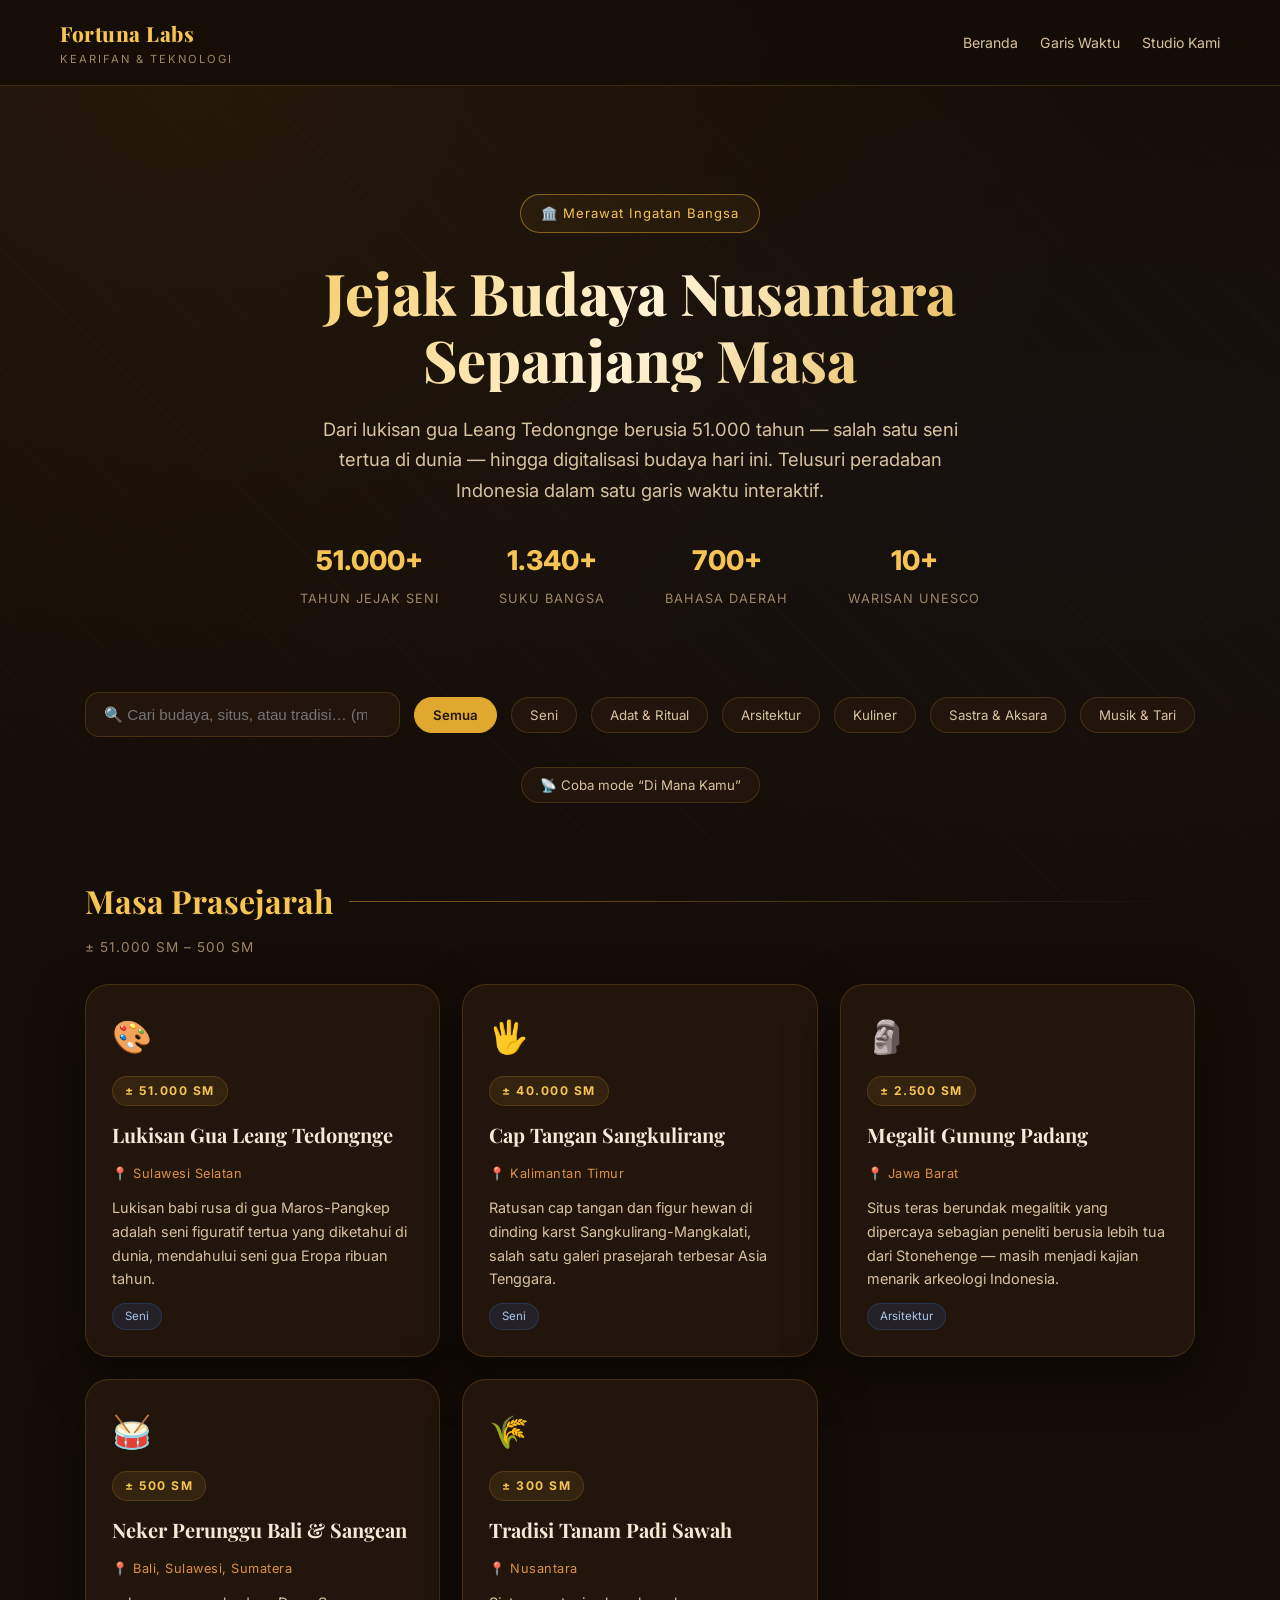
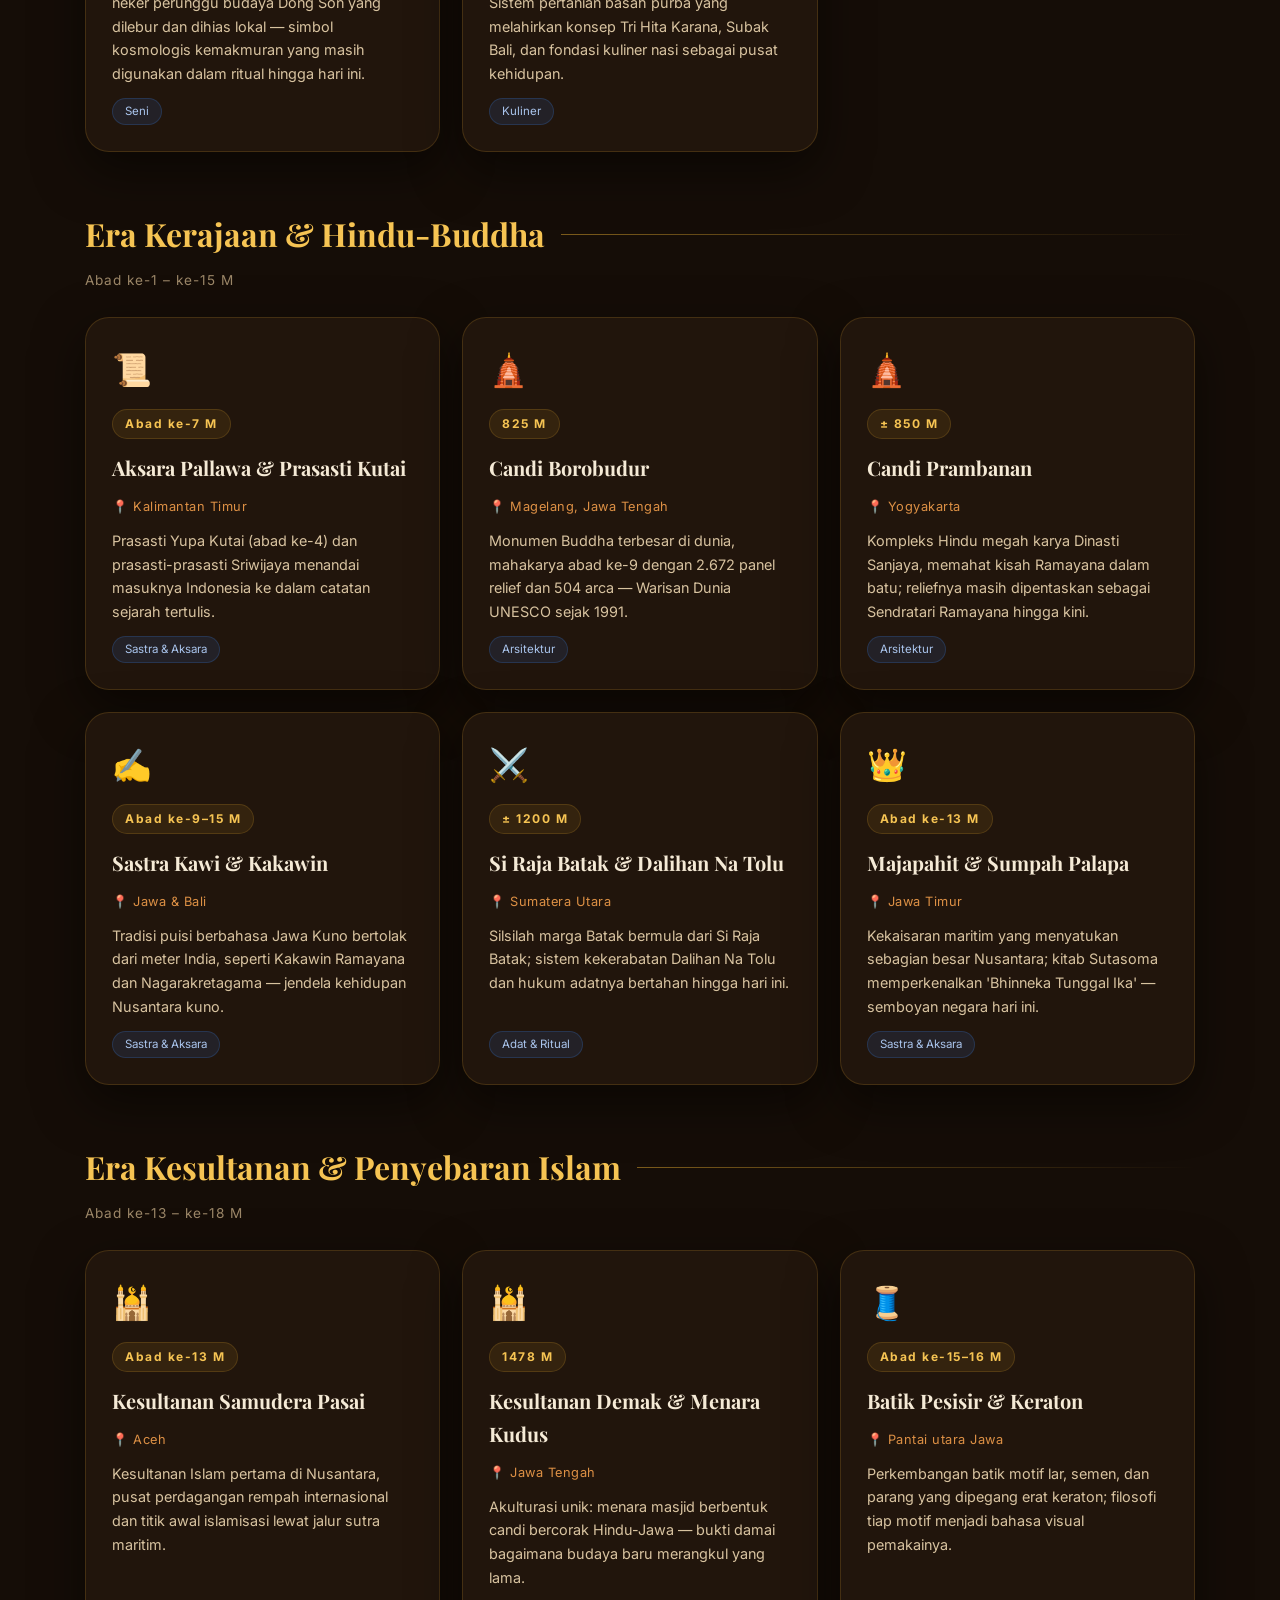
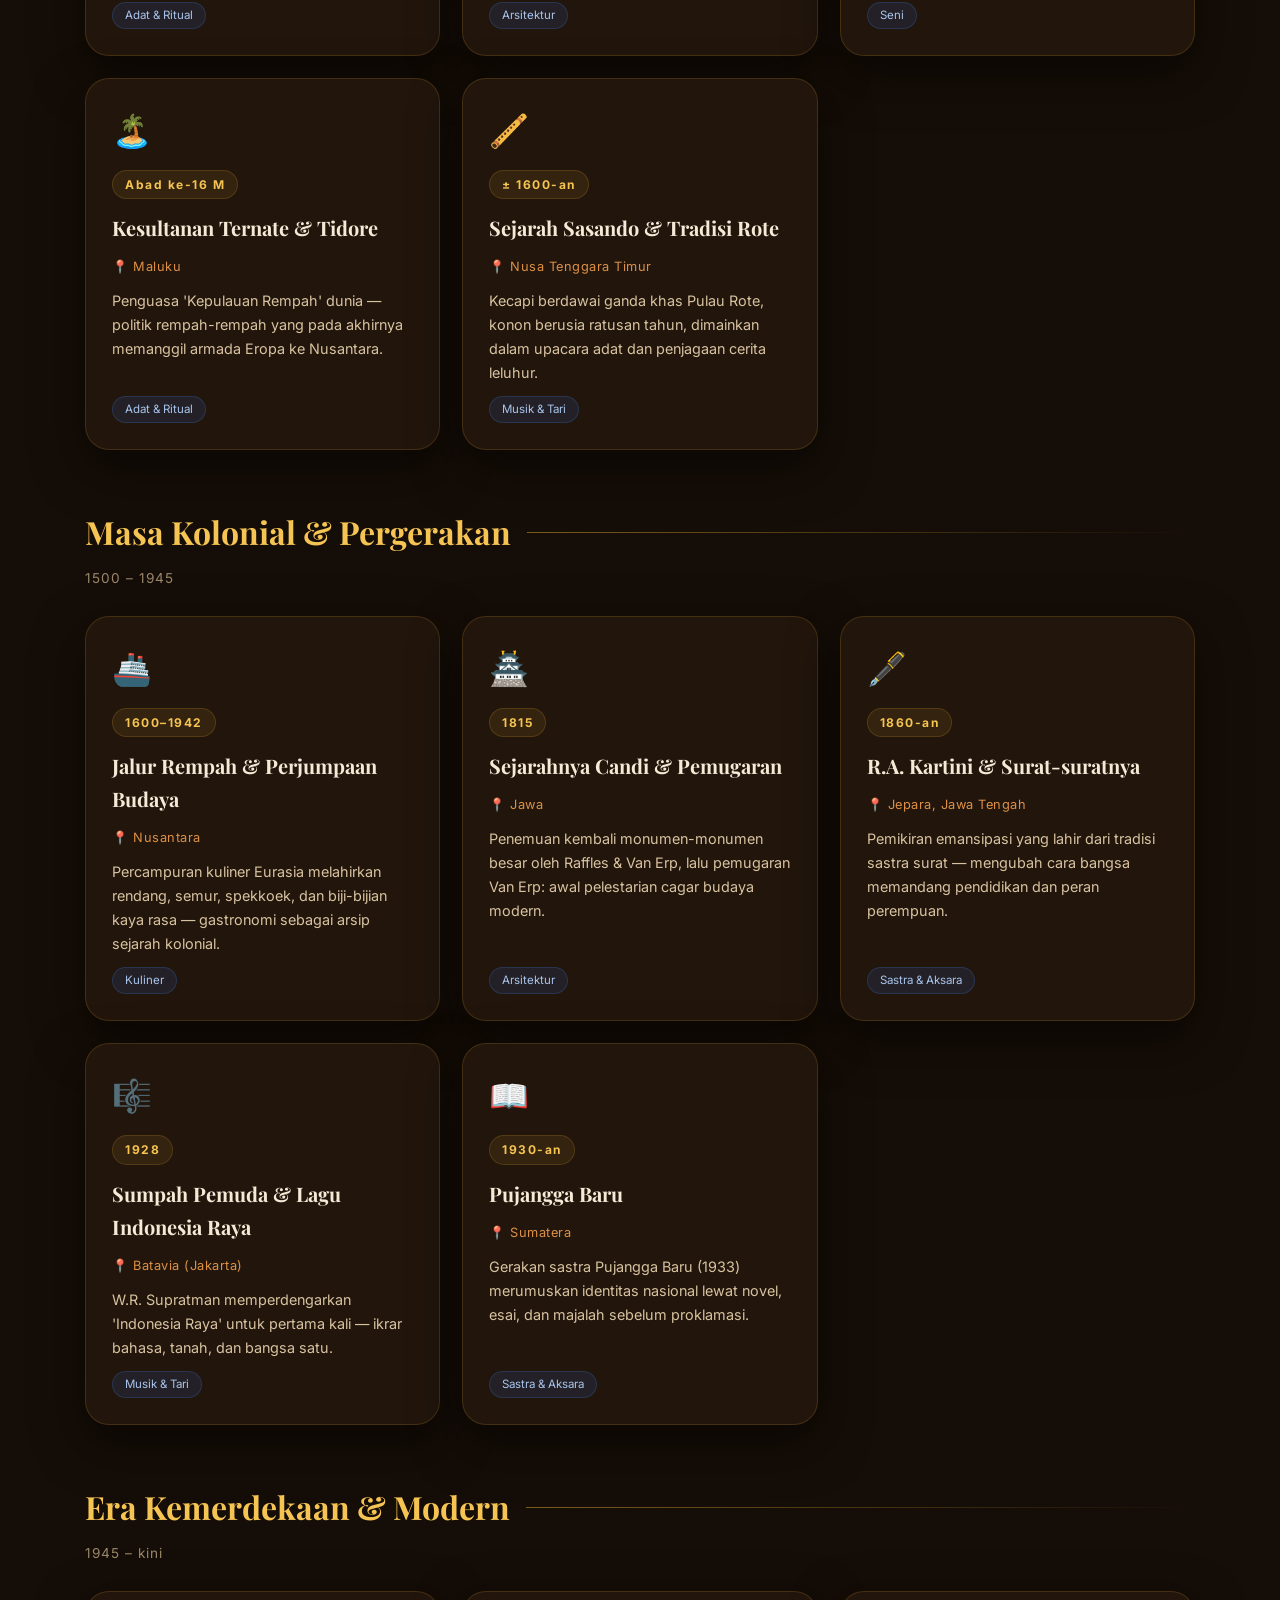
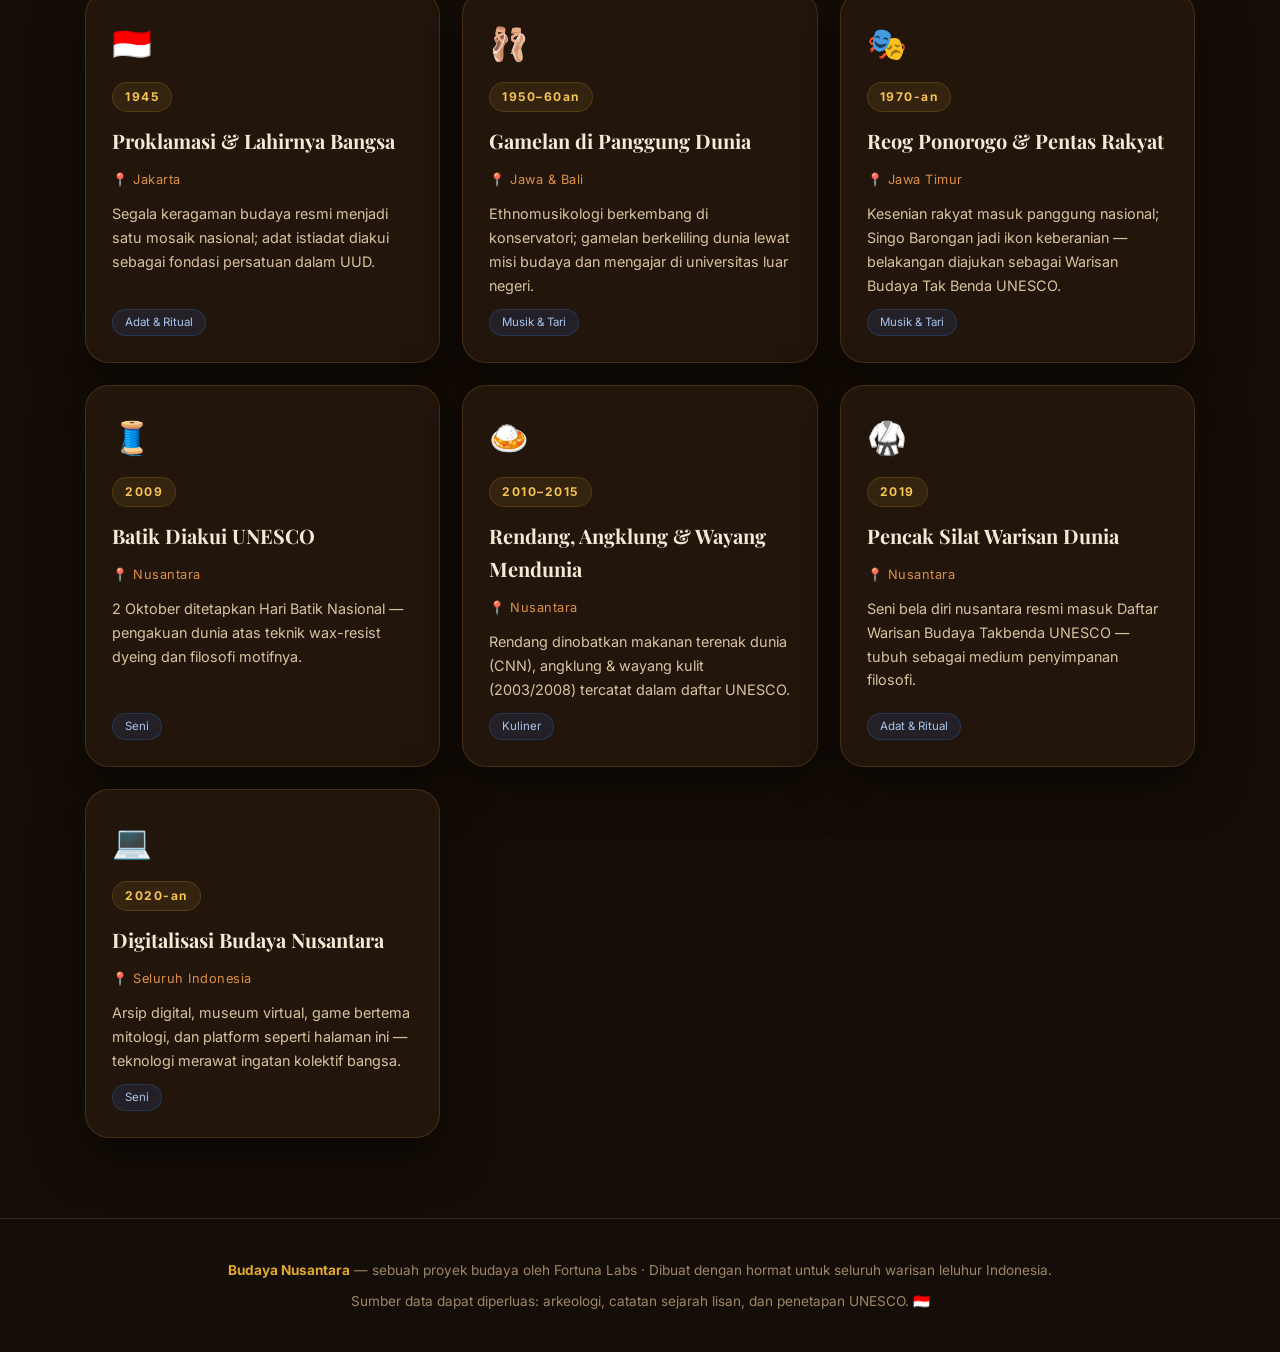
<file: Fortuna Labs/budaya-nusantara.html>
<!DOCTYPE html>
<html lang="id">
<head>
    <meta charset="UTF-8">
    <meta name="viewport" content="width=device-width, initial-scale=1.0, viewport-fit=cover">
    <meta name="description" content="Budaya Nusantara — Jelajahi kekayaan budaya Indonesia dari masa prasejarah hingga era modern melalui garis waktu interaktif.">
    <meta name="theme-color" content="#1a0e08">
    <title>Budaya Nusantara — Jejak Budaya Indonesia Sepanjang Masa</title>

    <link rel="icon" type="image/svg+xml" href="data:image/svg+xml,<svg xmlns='http://www.w3.org/2000/svg' viewBox='0 0 100 100'><text y='.9em' font-size='90'>🏛️</text></svg>">
    <link href="https://fonts.googleapis.com/css2?family=Inter:wght@300;400;500;600;700;800;900&family=Playfair+Display:ital,wght@0,600;0,800;1,600&display=swap" rel="stylesheet">

    <style>
        :root {
            --bg-deep: #150d07;
            --bg-card: #21150c;
            --bg-card-hover: #2b1c10;
            --gold: #e0a82e;
            --gold-bright: #f6c453;
            --soga: #8a5a2b;
            --batik-indigo: #2d4a7a;
            --text-primary: #f5ead6;
            --text-secondary: #d8c3a0;
            --text-muted: #9c8768;
            --border-subtle: rgba(224, 168, 46, 0.18);
            --border-glow: rgba(224, 168, 46, 0.5);
            --shadow-card: 0 18px 50px rgba(0, 0, 0, 0.5);
            --radius-lg: 24px;
            --transition-smooth: 0.3s cubic-bezier(0.4, 0, 0.2, 1);
        }
        * { margin: 0; padding: 0; box-sizing: border-box; }
        html { scroll-behavior: smooth; scroll-padding-top: 80px; }
        body {
            font-family: 'Inter', sans-serif;
            background: var(--bg-deep);
            color: var(--text-primary);
            line-height: 1.65;
            overflow-x: hidden;
            -webkit-font-smoothing: antialiased;
            background-image:
                radial-gradient(ellipse at 15% 10%, rgba(224, 168, 46, 0.07) 0%, transparent 60%),
                radial-gradient(ellipse at 85% 55%, rgba(45, 74, 122, 0.08) 0%, transparent 60%),
                repeating-linear-gradient(45deg, transparent 0 40px, rgba(224,168,46,0.012) 40px 42px);
            background-attachment: fixed;
        }
        a { text-decoration: none; color: inherit; }
        button { font-family: inherit; cursor: pointer; border: none; outline: none; }

        /* ── Navbar ─────────────────────────── */
        .navbar {
            position: sticky; top: 0; z-index: 100;
            display: flex; align-items: center; justify-content: space-between;
            padding: 16px clamp(16px, 5vw, 60px);
            background: rgba(21, 13, 7, 0.85);
            backdrop-filter: blur(14px);
            border-bottom: 1px solid var(--border-subtle);
        }
        .brand { font-family: 'Playfair Display', serif; font-weight: 800; font-size: 1.3rem; color: var(--gold-bright); letter-spacing: 0.5px; }
        .brand small { display: block; font-family: 'Inter'; font-weight: 400; font-size: 0.7rem; color: var(--text-muted); letter-spacing: 2px; text-transform: uppercase; }
        .nav-links { display: flex; gap: 22px; font-size: 0.88rem; color: var(--text-secondary); }
        .nav-links a:hover { color: var(--gold-bright); }
        @media (max-width: 720px) { .nav-links { display: none; } }

        /* ── Hero ───────────────────────────── */
        .hero {
            text-align: center;
            padding: clamp(60px, 12vh, 130px) 20px clamp(50px, 8vh, 90px);
            max-width: 900px; margin: 0 auto;
        }
        .hero-badge {
            display: inline-block; padding: 8px 20px; border-radius: 999px;
            border: 1px solid var(--border-glow); color: var(--gold-bright);
            font-size: 0.82rem; letter-spacing: 1px; margin-bottom: 26px;
            background: rgba(224, 168, 46, 0.06);
        }
        .hero h1 {
            font-family: 'Playfair Display', serif;
            font-size: clamp(2.1rem, 6vw, 3.6rem);
            font-weight: 800; line-height: 1.15; margin-bottom: 22px;
            background: linear-gradient(120deg, var(--gold-bright), #fff3d6, var(--gold));
            -webkit-background-clip: text; background-clip: text; color: transparent;
        }
        .hero p { color: var(--text-secondary); font-size: clamp(1rem, 2.4vw, 1.15rem); max-width: 680px; margin: 0 auto 34px; }
        .hero-stats { display: flex; justify-content: center; gap: clamp(20px, 6vw, 60px); flex-wrap: wrap; }
        .stat b { display: block; font-size: 1.7rem; color: var(--gold-bright); font-weight: 800; }
        .stat span { font-size: 0.8rem; color: var(--text-muted); letter-spacing: 1px; text-transform: uppercase; }

        /* ── Controls ───────────────────────── */
        .controls { max-width: 1150px; margin: 0 auto; padding: 10px 20px 30px; display: flex; gap: 14px; flex-wrap: wrap; align-items: center; justify-content: center; }
        .search-box {
            flex: 1; min-width: 260px; max-width: 460px;
            background: var(--bg-card); border: 1px solid var(--border-subtle);
            border-radius: 14px; padding: 13px 18px; color: var(--text-primary); font-size: 0.95rem;
            transition: border var(--transition-smooth);
        }
        .search-box:focus { border-color: var(--border-glow); }
        .filter-chip {
            padding: 9px 18px; border-radius: 999px; font-size: 0.83rem;
            background: var(--bg-card); color: var(--text-secondary);
            border: 1px solid var(--border-subtle); transition: all var(--transition-smooth);
        }
        .filter-chip.active, .filter-chip:hover { background: var(--gold); color: #241505; border-color: var(--gold); font-weight: 600; }

        /* ── Timeline ───────────────────────── */
        .timeline-wrap { max-width: 1150px; margin: 0 auto; padding: 10px 20px 80px; position: relative; }
        .era-heading {
            font-family: 'Playfair Display', serif; font-size: clamp(1.4rem, 3.5vw, 2rem);
            color: var(--gold-bright); margin: 56px 0 8px; display: flex; align-items: center; gap: 16px;
        }
        .era-heading::after { content: ""; flex: 1; height: 1px; background: linear-gradient(90deg, var(--border-glow), transparent); }
        .era-years { color: var(--text-muted); font-size: 0.85rem; margin-bottom: 26px; letter-spacing: 1px; }

        .cards { display: grid; grid-template-columns: repeat(auto-fill, minmax(300px, 1fr)); gap: 22px; }
        .card {
            background: var(--bg-card); border: 1px solid var(--border-subtle);
            border-radius: var(--radius-lg); padding: 26px;
            box-shadow: var(--shadow-card);
            transition: transform var(--transition-smooth), border-color var(--transition-smooth), background var(--transition-smooth);
            display: flex; flex-direction: column; gap: 12px;
        }
        .card:hover { transform: translateY(-5px); border-color: var(--border-glow); background: var(--bg-card-hover); }
        .card-icon { font-size: 2rem; }
        .card-year {
            display: inline-block; align-self: flex-start;
            font-size: 0.75rem; font-weight: 700; letter-spacing: 1.5px;
            color: var(--gold-bright); background: rgba(224, 168, 46, 0.1);
            padding: 4px 12px; border-radius: 999px; border: 1px solid var(--border-subtle);
        }
        .card h3 { font-family: 'Playfair Display', serif; font-size: 1.25rem; color: var(--text-primary); }
        .card .region { font-size: 0.8rem; color: var(--soga); filter: brightness(1.6); letter-spacing: 0.5px; }
        .card p { font-size: 0.9rem; color: var(--text-secondary); flex: 1; }
        .card .tag {
            align-self: flex-start; font-size: 0.72rem; padding: 3px 12px; border-radius: 999px;
            background: rgba(45, 74, 122, 0.25); color: #a9c4ec; border: 1px solid rgba(45, 74, 122, 0.5);
        }
        .no-results { text-align: center; color: var(--text-muted); padding: 60px 0; display: none; }

        /* ── Footer ─────────────────────────── */
        footer {
            border-top: 1px solid var(--border-subtle); padding: 40px 20px; text-align: center;
            color: var(--text-muted); font-size: 0.85rem;
        }
        footer b { color: var(--gold); }

        .reveal { opacity: 0; transform: translateY(24px); transition: opacity 0.6s ease, transform 0.6s ease; }
        .reveal.visible { opacity: 1; transform: none; }

        /* ── Jelajah Dunia (mode "Di Mana Kamu") ── */
        .world-heading { margin-top: 90px; }
        .place-grid { display: grid; grid-template-columns: repeat(auto-fill, minmax(300px, 1fr)); gap: 22px; }
        .place-card {
            background: var(--bg-card); border: 1px solid var(--border-subtle);
            border-radius: var(--radius-lg); padding: 26px; box-shadow: var(--shadow-card);
            display: flex; flex-direction: column; gap: 12px; position: relative; overflow: hidden;
            transition: transform var(--transition-smooth), border-color var(--transition-smooth), background var(--transition-smooth);
        }
        .place-card:hover { transform: translateY(-5px); border-color: var(--border-glow); background: var(--bg-card-hover); }
        .place-card.is-you { border-color: var(--gold); box-shadow: 0 0 34px rgba(224, 168, 46, 0.22); }
        .place-coords { font-family: 'JetBrains Mono', ui-monospace, monospace; font-size: 0.78rem; color: var(--text-muted); letter-spacing: 0.5px; }
        .place-badge {
            align-self: flex-start; font-size: 0.7rem; font-weight: 700; letter-spacing: 1.2px; text-transform: uppercase;
            color: #241505; background: var(--gold-bright); padding: 4px 12px; border-radius: 999px;
        }
        .place-fallback { display: none; color: var(--text-muted); font-size: 0.85rem; padding: 8px 2px 0; }
        .locate-btn { margin: 0 auto 6px; display: block; }
        .locate-btn.busy { opacity: 0.6; pointer-events: none; }
        @media (prefers-reduced-motion: reduce) { .reveal { transition: none; opacity: 1; transform: none; } }
    </style>
</head>
<body>

    <header class="navbar">
        <a class="brand" href="index.html">Fortuna Labs<small>Kearifan &amp; Teknologi</small></a>
        <nav class="nav-links">
            <a href="#beranda">Beranda</a>
            <a href="#garis-waktu">Garis Waktu</a>
            <a href="index.html">Studio Kami</a>
        </nav>
    </header>

    <section class="hero reveal" id="beranda">
        <span class="hero-badge">🏛️ Merawat Ingatan Bangsa</span>
        <h1>Jejak Budaya Nusantara<br>Sepanjang Masa</h1>
        <p>Dari lukisan gua Leang Tedongnge berusia 51.000 tahun — salah satu seni tertua di dunia — hingga digitalisasi budaya hari ini. Telusuri peradaban Indonesia dalam satu garis waktu interaktif.</p>
        <div class="hero-stats">
            <div class="stat"><b>51.000+</b><span>Tahun Jejak Seni</span></div>
            <div class="stat"><b>1.340+</b><span>Suku Bangsa</span></div>
            <div class="stat"><b>700+</b><span>Bahasa Daerah</span></div>
            <div class="stat"><b>10+</b><span>Warisan UNESCO</span></div>
        </div>
    </section>

    <div class="controls reveal" id="garis-waktu">
        <input class="search-box" id="searchInput" type="search" placeholder="🔍 Cari budaya, situs, atau tradisi… (mis. batik, candi, Toraja)">
        <button class="filter-chip active" data-cat="all">Semua</button>
        <button class="filter-chip" data-cat="seni">Seni</button>
        <button class="filter-chip" data-cat="adat">Adat &amp; Ritual</button>
        <button class="filter-chip" data-cat="arsitektur">Arsitektur</button>
        <button class="filter-chip" data-cat="kuliner">Kuliner</button>
        <button class="filter-chip" data-cat="sastra">Sastra &amp; Aksara</button>
        <button class="filter-chip" data-cat="musik">Musik &amp; Tari</button>
    </div>

    <button class="filter-chip locate-btn reveal" id="locateBtn" style="margin-bottom:6px;">📡 Coba mode “Di Mana Kamu”</button>
    <p class="place-fallback reveal" id="locateNote" style="text-align:center; max-width:640px; margin:0 auto 10px;"></p>

    <main class="timeline-wrap" id="timelineContainer">
        <!-- Cards injected by JS -->
        <div class="no-results" id="noResults">Tidak ada hasil. Coba kata kunci lain 🙏</div>
    </main>

    <footer>
        <p><b>Budaya Nusantara</b> — sebuah proyek budaya oleh Fortuna Labs · Dibuat dengan hormat untuk seluruh warisan leluhur Indonesia.</p>
        <p style="margin-top:8px;">Sumber data dapat diperluas: arkeologi, catatan sejarah lisan, dan penetapan UNESCO. 🇮🇩</p>
    </footer>

    <script>
        // ════════════════════════════════════════════════════════
        // DATA BUDAYA — setiap entri punya era, tahun, wilayah,
        // kategori, deskripsi. Mudah diperluas oleh tim QC.
        // ════════════════════════════════════════════════════════
        const ERAS = [
            { id: "prasejarah", name: "Masa Prasejarah", years: "± 51.000 SM – 500 SM" },
            { id: "kerajaan",   name: "Era Kerajaan & Hindu-Buddha", years: "Abad ke-1 – ke-15 M" },
            { id: "islam",      name: "Era Kesultanan & Penyebaran Islam", years: "Abad ke-13 – ke-18 M" },
            { id: "kolonial",   name: "Masa Kolonial & Pergerakan", years: "1500 – 1945" },
            { id: "merdeka",    name: "Era Kemerdekaan & Modern", years: "1945 – kini" }
        ];

        const CULTURES = [
            // ── Prasejarah ──
            { era:"prasejarah", year:"± 51.000 SM", icon:"🎨", title:"Lukisan Gua Leang Tedongnge", region:"Sulawesi Selatan", cat:"seni",
              desc:"Lukisan babi rusa di gua Maros-Pangkep adalah seni figuratif tertua yang diketahui di dunia, mendahului seni gua Eropa ribuan tahun." },
            { era:"prasejarah", year:"± 40.000 SM", icon:"🖐️", title:"Cap Tangan Sangkulirang", region:"Kalimantan Timur", cat:"seni",
              desc:"Ratusan cap tangan dan figur hewan di dinding karst Sangkulirang-Mangkalati, salah satu galeri prasejarah terbesar Asia Tenggara." },
            { era:"prasejarah", year:"± 2.500 SM", icon:"🗿", title:"Megalit Gunung Padang", region:"Jawa Barat", cat:"arsitektur",
              desc:"Situs teras berundak megalitik yang dipercaya sebagian peneliti berusia lebih tua dari Stonehenge — masih menjadi kajian menarik arkeologi Indonesia." },
            { era:"prasejarah", year:"± 500 SM", icon:"🥁", title:"Neker Perunggu Bali & Sangean", region:"Bali, Sulawesi, Sumatera", cat:"seni",
              desc:"neker perunggu budaya Dong Son yang dilebur dan dihias lokal — simbol kosmologis kemakmuran yang masih digunakan dalam ritual hingga hari ini." },
            { era:"prasejarah", year:"± 300 SM", icon:"🌾", title:"Tradisi Tanam Padi Sawah", region:"Nusantara", cat:"kuliner",
              desc:"Sistem pertanian basah purba yang melahirkan konsep Tri Hita Karana, Subak Bali, dan fondasi kuliner nasi sebagai pusat kehidupan." },

            // ── Kerajaan & Hindu-Buddha ──
            { era:"kerajaan", year:"Abad ke-7 M", icon:"📜", title:"Aksara Pallawa & Prasasti Kutai", region:"Kalimantan Timur", cat:"sastra",
              desc:"Prasasti Yupa Kutai (abad ke-4) dan prasasti-prasasti Sriwijaya menandai masuknya Indonesia ke dalam catatan sejarah tertulis." },
            { era:"kerajaan", year:"825 M", icon:"🛕", title:"Candi Borobudur", region:"Magelang, Jawa Tengah", cat:"arsitektur",
              desc:"Monumen Buddha terbesar di dunia, mahakarya abad ke-9 dengan 2.672 panel relief dan 504 arca — Warisan Dunia UNESCO sejak 1991." },
            { era:"kerajaan", year:"± 850 M", icon:"🛕", title:"Candi Prambanan", region:"Yogyakarta", cat:"arsitektur",
              desc:"Kompleks Hindu megah karya Dinasti Sanjaya, memahat kisah Ramayana dalam batu; reliefnya masih dipentaskan sebagai Sendratari Ramayana hingga kini." },
            { era:"kerajaan", year:"Abad ke-9–15 M", icon:"✍️", title:"Sastra Kawi & Kakawin", region:"Jawa & Bali", cat:"sastra",
              desc:"Tradisi puisi berbahasa Jawa Kuno bertolak dari meter India, seperti Kakawin Ramayana dan Nagarakretagama — jendela kehidupan Nusantara kuno." },
            { era:"kerajaan", year:"± 1200 M", icon:"⚔️", title:"Si Raja Batak & Dalihan Na Tolu", region:"Sumatera Utara", cat:"adat",
              desc:"Silsilah marga Batak bermula dari Si Raja Batak; sistem kekerabatan Dalihan Na Tolu dan hukum adatnya bertahan hingga hari ini." },
            { era:"kerajaan", year:"Abad ke-13 M", icon:"👑", title:"Majapahit & Sumpah Palapa", region:"Jawa Timur", cat:"sastra",
              desc:"Kekaisaran maritim yang menyatukan sebagian besar Nusantara; kitab Sutasoma memperkenalkan 'Bhinneka Tunggal Ika' — semboyan negara hari ini." },

            // ── Kesultanan ──
            { era:"islam", year:"Abad ke-13 M", icon:"🕌", title:"Kesultanan Samudera Pasai", region:"Aceh", cat:"adat",
              desc:"Kesultanan Islam pertama di Nusantara, pusat perdagangan rempah internasional dan titik awal islamisasi lewat jalur sutra maritim." },
            { era:"islam", year:"1478 M", icon:"🕌", title:"Kesultanan Demak & Menara Kudus", region:"Jawa Tengah", cat:"arsitektur",
              desc:"Akulturasi unik: menara masjid berbentuk candi bercorak Hindu-Jawa — bukti damai bagaimana budaya baru merangkul yang lama." },
            { era:"islam", year:"Abad ke-15–16 M", icon:"🧵", title:"Batik Pesisir & Keraton", region:"Pantai utara Jawa", cat:"seni",
              desc:"Perkembangan batik motif lar, semen, dan parang yang dipegang erat keraton; filosofi tiap motif menjadi bahasa visual pemakainya." },
            { era:"islam", year:"Abad ke-16 M", icon:"🏝️", title:"Kesultanan Ternate & Tidore", region:"Maluku", cat:"adat",
              desc:"Penguasa 'Kepulauan Rempah' dunia — politik rempah-rempah yang pada akhirnya memanggil armada Eropa ke Nusantara." },
            { era:"islam", year:"± 1600-an", icon:"🪈", title:"Sejarah Sasando & Tradisi Rote", region:"Nusa Tenggara Timur", cat:"musik",
              desc:"Kecapi berdawai ganda khas Pulau Rote, konon berusia ratusan tahun, dimainkan dalam upacara adat dan penjagaan cerita leluhur." },

            // ── Kolonial & Pergerakan ──
            { era:"kolonial", year:"1600–1942", icon:"🚢", title:"Jalur Rempah & Perjumpaan Budaya", region:"Nusantara", cat:"kuliner",
              desc:"Percampuran kuliner Eurasia melahirkan rendang, semur, spekkoek, dan biji-bijian kaya rasa — gastronomi sebagai arsip sejarah kolonial." },
            { era:"kolonial", year:"1815", icon:"🏯", title:"Sejarahnya Candi & Pemugaran", region:"Jawa", cat:"arsitektur",
              desc:"Penemuan kembali monumen-monumen besar oleh Raffles & Van Erp, lalu pemugaran Van Erp: awal pelestarian cagar budaya modern." },
            { era:"kolonial", year:"1860-an", icon:"🖋️", title:"R.A. Kartini & Surat-suratnya", region:"Jepara, Jawa Tengah", cat:"sastra",
              desc:"Pemikiran emansipasi yang lahir dari tradisi sastra surat — mengubah cara bangsa memandang pendidikan dan peran perempuan." },
            { era:"kolonial", year:"1928", icon:"🎼", title:"Sumpah Pemuda & Lagu Indonesia Raya", region:"Batavia (Jakarta)", cat:"musik",
              desc:"W.R. Supratman memperdengarkan 'Indonesia Raya' untuk pertama kali — ikrar bahasa, tanah, dan bangsa satu." },
            { era:"kolonial", year:"1930-an", title:"Pujangga Baru", icon:"📖", region:"Sumatera", cat:"sastra",
              desc:"Gerakan sastra Pujangga Baru (1933) merumuskan identitas nasional lewat novel, esai, dan majalah sebelum proklamasi." },

            // ── Merdeka & Modern ──
            { era:"merdeka", year:"1945", icon:"🇮🇩", title:"Proklamasi & Lahirnya Bangsa", region:"Jakarta", cat:"adat",
              desc:"Segala keragaman budaya resmi menjadi satu mosaik nasional; adat istiadat diakui sebagai fondasi persatuan dalam UUD." },
            { era:"merdeka", year:"1950–60an", icon:"🩰", title:"Gamelan di Panggung Dunia", region:"Jawa & Bali", cat:"musik",
              desc:"Ethnomusikologi berkembang di konservatori; gamelan berkeliling dunia lewat misi budaya dan mengajar di universitas luar negeri." },
            { era:"merdeka", year:"1970-an", icon:"🎭", title:"Reog Ponorogo & Pentas Rakyat", region:"Jawa Timur", cat:"musik",
              desc:"Kesenian rakyat masuk panggung nasional; Singo Barongan jadi ikon keberanian — belakangan diajukan sebagai Warisan Budaya Tak Benda UNESCO." },
            { era:"merdeka", year:"2009", icon:"🧵", title:"Batik Diakui UNESCO", region:"Nusantara", cat:"seni",
              desc:"2 Oktober ditetapkan Hari Batik Nasional — pengakuan dunia atas teknik wax-resist dyeing dan filosofi motifnya." },
            { era:"merdeka", year:"2010–2015", icon:"🍛", title:"Rendang, Angklung & Wayang Mendunia", region:"Nusantara", cat:"kuliner",
              desc:"Rendang dinobatkan makanan terenak dunia (CNN), angklung & wayang kulit (2003/2008) tercatat dalam daftar UNESCO." },
            { era:"merdeka", year:"2019", icon:"🥋", title:"Pencak Silat Warisan Dunia", region:"Nusantara", cat:"adat",
              desc:"Seni bela diri nusantara resmi masuk Daftar Warisan Budaya Takbenda UNESCO — tubuh sebagai medium penyimpanan filosofi." },
            { era:"merdeka", year:"2020-an", icon:"💻", title:"Digitalisasi Budaya Nusantara", region:"Seluruh Indonesia", cat:"seni",
              desc:"Arsip digital, museum virtual, game bertema mitologi, dan platform seperti halaman ini — teknologi merawat ingatan kolektif bangsa." }
        ];



        // ════════════════════════════════════════════════════════
        // RENDER TIMELINE
        // ════════════════════════════════════════════════════════
        const container = document.getElementById('timelineContainer');
        const noResults = document.getElementById('noResults');
        let activeCat = 'all';
        let query = '';

        function matches(c) {
            const okCat = activeCat === 'all' || c.cat === activeCat;
            const q = query.trim().toLowerCase();
            const okQ = !q || (c.title + ' ' + c.region + ' ' + c.desc + ' ' + c.year).toLowerCase().includes(q);
            return okCat && okQ;
        }

        function render() {
            container.querySelectorAll('.era-block').forEach(el => el.remove());
            let anyVisible = false;
            ERAS.forEach(era => {
                const items = CULTURES.filter(c => c.era === era.id && matches(c));
                if (!items.length) return;
                anyVisible = true;
                const block = document.createElement('div');
                block.className = 'era-block';
                block.innerHTML = `
                    <h2 class="era-heading reveal">${era.name}</h2>
                    <div class="era-years">${era.years}</div>
                    <div class="cards"></div>`;
                const cardsEl = block.querySelector('.cards');
                items.forEach(c => {
                    const card = document.createElement('article');
                    card.className = 'card reveal';
                    card.innerHTML = `
                        <div class="card-icon">${c.icon}</div>
                        <span class="card-year">${c.year}</span>
                        <h3>${c.title}</h3>
                        <div class="region">📍 ${c.region}</div>
                        <p>${c.desc}</p>
                        <span class="tag">${catLabel(c.cat)}</span>`;
                    cardsEl.appendChild(card);
                });
                container.insertBefore(block, noResults);
            });
            noResults.style.display = anyVisible ? 'none' : 'block';
            observeReveals();
        }

        function catLabel(cat) {
            return { seni:'Seni', adat:'Adat & Ritual', arsitektur:'Arsitektur', kuliner:'Kuliner', sastra:'Sastra & Aksara', musik:'Musik & Tari' }[cat] || cat;
        }

        // ════════════════════════════════════════════════════════
        // MODE "DI MANA KAMU" — jelajah budaya dunia berdasarkan
        // lokasi pengguna (geolocation + haversine), termasuk
        // "imagine you are in ..." untuk kota yang belum terdeteksi.
        // ════════════════════════════════════════════════════════
        const PLACES = [
            // ── Nusantara ──
            { name:"Yogyakarta, Indonesia", lat:-7.7956, lon:110.3695, flag:"🇮🇩", vibe:"Kota pelajar di kaki Merapi — gudeg nangka duh! Malam hari gamelan masih bertalu dari pendopo keraton.", cultures:["Candi Prambanan","Batik Keraton","Gamelan","Wayang Orang"] },
            { name:"Magelang (Borobudur), Jawa Tengah", lat:-7.6079, lon:110.2038, flag:"🇮🇩", vibe:"Kabut pagi menyelimuti kubah candi Buddha terbesar di dunia; sunrise di Borobudur adalah meditasi massal.", cultures:["Candi Borobudur","Sastra Kawi"] },
            { name:"Maros-Pangkep (Leang Tedongnge), Sulawesi Selatan", lat:-4.9910, lon:119.6750, flag:"🇮🇩", vibe:"Karst purba dengan lukisan babi rusa 51.000 tahun — seni figuratif tertua yang diketahui manusia.", cultures:["Lukisan Gua Leang Tedongnge"] },
            { name:"Sangkulirang, Kalimantan Timur", lat:0.9000, lon:117.5000, flag:"🇮🇩", vibe:"Galeri cap tangan prasejarah terbesar di Asia Tenggara tersembunyi di tebing karst tepi Sungai Mangkalati.", cultures:["Cap Tangan Sangkulirang"] },
            { name:"Cianjur (Gunung Padang), Jawa Barat", lat:-6.9869, lon:107.1386, flag:"🇮🇩", vibe:"Teras berundak megalitik di punggungan bukit — situs yang memicu debat arkeologi paling seru di Indonesia.", cultures:["Megalit Gunung Padang"] },
            { name:"Ubud, Bali", lat:-8.5069, lon:115.2625, flag:"🇮🇩", vibe:"Subak mengairi sawah terasering sejak abad ke-9; setiap pagi suara gamelan dan canang sari mengalir dari pura ke jalan.", cultures:["Tradisi Tanam Padi Sawah (Subak)","Gamelan","Batik & Lukis"] },
            { name:"Toraja, Tana Toraja, Sulawesi Selatan", lat:-3.0500, lon:119.8000, flag:"🇮🇩", vibe:"Rumah Tongkonan menghadap utara, upacara Rambu Solo' meriah berhari-hari — kematian dirayakan sebagai kepulangan.", cultures:["Adat Toraja & Tongkonan"] },
            { name:"Rantepao Utara — Nene' Sampe Bollian", lat:-3.0000, lon:119.8500, flag:"🇮🇩", vibe:"Di gua Teppe Tallu Batu, seorang nenek berusia 200+ tahun menurut tradisi lokal duduk dalam guci — keluarga menyuapinya teh dan rokok tiap hari, dan ia disebut-sebut sebagai manusia tertua di dunia.", cultures:["Tradisi Leluhur Toraja"] },
            { name:"Kubu Raya / Pontianak, Kalimantan Barat", lat:-0.0800, lon:109.4000, flag:"🇮🇩", vibe:"Kota tepat di garis khatulistiwa — tugu equator berdiri di dua belahan bumi sekaligus.", cultures:["Equator Monument"] },
            { name:"Medan & Danau Toba, Sumatera Utara", lat:2.6790, lon:98.6180, flag:"🇮🇩", vibe:"Kaldera vulkanik raksasa tempat marga Batak menjaga silsilah Si Raja Batak dan hukum Dalihan Na Tolu.", cultures:["Si Raja Batak & Dalihan Na Tolu"] },
            { name:"Palembang, Sumatera Selatan", lat:-2.9762, lon:104.7754, flag:"🇮🇩", vibe:"Kota Sriwijaya tua di tepi Musi — pempek selat pagi hari, aksara dan prasasti abad ke-7 masih jadi kebanggaan.", cultures:["Prasasti Sriwijaya","Kuliner Palembang"] },
            { name:"Aceh (Samudera Pasai)", lat:5.0500, lon:97.1500, flag:"🇮🇩", vibe:"Nisan para sultan di pantai timur Aceh menandai kesultanan Islam pertama Nusantara, pusat rempah internasional abad ke-13.", cultures:["Kesultanan Samudera Pasai"] },
            { name:"Kudus & Demak, Jawa Tengah", lat:-6.7273, lon:110.8347, flag:"🇮🇩", vibe:"Menara masjid berbentuk candi Hindu-Jawa — akulturasi paling damai dalam arsitektur Nusantara.", cultures:["Kesultanan Demak & Menara Kudus"] },
            { name:"Surakarta (Solo), Jawa Tengah", lat:-7.5757, lon:110.8327, flag:"🇮🇩", vibe:"Dua keraton, pasar batik lawas, dan rumah-rumah tempat Kartini pernah bermimpi lewat surat-suratnya.", cultures:["Batik Keraton","R.A. Kartini & Surat-suratnya"] },
            { name:"Maluku (Ternate & Tidore)", lat:0.8000, lon:127.4500, flag:"🇮🇩", vibe:"Kepulauan Rempah yang gerakannya memanggil armada Eropa ke Nusantara — cengkeh dan pala pernah lebih mahal dari emas.", cultures:["Kesultanan Ternate & Tidore"] },
            { name:"Pulau Rote, Nusa Tenggara Timur", lat:-10.8500, lon:123.0000, flag:"🇮🇩", vibe:"Sasando berdawai ganda dimainkan di bawah langit sabana — konon sudah ratusan tahun menjaga cerita leluhur.", cultures:["Sasando & Tradisi Rote"] },
            { name:"Ponorogo, Jawa Timur", lat:-7.9400, lon:111.4600, flag:"🇮🇩", vibe:"Setiap malam bulan purnama, Singo Barongan dan penari dadak merak menari kerasukan keberanian — Reog sedang diperjuangkan ke UNESCO.", cultures:["Reog Ponorogo"] },
            { name:"Jakarta (Batavia)", lat:-6.2088, lon:106.8456, flag:"🇮🇩", vibe:"Di sebuah gedung Jalan Pegangsaan Timur 56, pada 17 Agustus 1945 Soekarno membacakan proklamasi; 28 Oktober 1928 Sumpah Pemuda diikrarkan di sini.", cultures:["Proklamasi 1945","Sumpah Pemuda & Indonesia Raya"] },
            // ── Dunia ──
            { name:"Meru, Kenya", lat:0.3500, lon:37.5000, flag:"🇰🇪", vibe:"Dataran tinggi Meru di kaki Mount Kenya — rumah suku Meru (sebutan 'mzee' untuk tetua, kopi & teh kebun mengalir tiap hari). Pagi berkabut, tanah merah, dan jerat cerita leluhur tentang gunung 'Kirinyaga' tempat tuhan bersemayam.", cultures:["Adat Meru & Nguriyaki","Teh Dataran Tinggi Kenya","Mount Kenya / Kirinyaga"] },
            { name:"Nairobi, Kenya", lat:-1.2864, lon:36.8172, flag:"🇰🇪", vibe:"Satu-satunya ibu kota dunia dengan taman nasional di dalam batas kota — jerapat bisa lewat saat macet jam kerja.", cultures:["Urban National Park","Swahili Coast Culture"] },
            { name:"Lamu, Kenya", lat:-2.2717, lon:80.9119, flag:"🇰🇪", vibe:"Kota Swahili tertua dan terluas di Afrika Timur — perahu dhow meluncur tanpa mesin, ukiran pintu kayu bercerita silsilah.", cultures:["Budaya Pesisir Swahili"] },
            { name:"Zanzibar, Tanzania", lat:-6.1659, lon:39.2026, flag:"🇹🇿", vibe:"Stone Town penuh aroma cengkeh, kayu manis, dan kelopak mawar — 'Spice Island' yang memikat pelaut Nusantara lewat jalur rempah yang sama.", cultures:["Jalur Rempah Samudra Hindia","Taarab Music"] },
            { name:"Kairo & Giza, Mesir", lat:29.9792, lon:31.1342, flag:"🇪🇬", vibe:"Piramida Giza satu-satunya Keajaiban Dunia Kuno yang masih berdiri; azan dari menara masjid bercampur hiruk-pikuk Khan el-Khalili.", cultures:["Ancient Egypt","Islamic Cairo"] },
            { name:"Roma, Italia", lat:41.9028, lon:12.4964, flag:"🇮🇹", vibe:"Koloseum dan Forum Romana — lapisan-lapisan 2.800 tahun sejarah bisa digali hanya dengan turun tangga metro.", cultures:["Roman Empire","Renaissance Art"] },
            { name:"Agra, India", lat:27.1767, lon:78.0081, flag:"🇮🇳", vibe:"Taj Mahal berubah warna sepanjang hari — putih fajar, keemasan senja; marmer inkrustasi batu semi-mulia karya 20.000 pekerja.", cultures:["Mughal Architecture","Silk Road Crafts"] },
            { name:"Beijing, Tiongkok", lat:39.9042, lon:116.4074, flag:"🇨🇳", vibe:"Kota Terlarang menyimpan 9.000 ruangan; hutong di luarnya masih menjual sarapan baozi uap di gang-gang abu bata.", cultures:["Forbidden City","Chinese Calligraphy"] },
            { name:"Kyoto, Jepang", lat:35.0116, lon:135.7681, flag:"🇯🇵", vibe:"1.600 kuil dan ribuan torii merah di Fushimi Inari — geiko masih menyeberang jalan setapak batu saat hujan salju turun.", cultures:["Shinto & Buddhist Heritage","Tea Ceremony"] },
            { name:"Petén, Guatemala", lat:17.0000, lon:-89.6000, flag:"🇬🇹", vibe:"Tikal menjulang di atas samudra hutan hujan — 65.000 struktur Maya kini terdeteksi laser LiDAR di bawah kanopi.", cultures:["Maya Civilization"] },
            { name:"Cusco, Peru", lat:-13.5320, lon:-71.9675, flag:"🇵🇪", vibe:"Bekas ibu kota Inca di ketinggian 3.400 mdpl; dinding Sacsayhuamán disusun batu 100 ton tanpa semen, presisi silet.", cultures:["Inca Heritage","Quechua Textiles"] },
            { name:"Machu Picchu, Peru", lat:-13.1631, lon:-72.5450, flag:"🇵🇪", vibe:"Kota awan di punggung Andes — baru dikenal dunia luar pada 1911, dibangun abad ke-15 lalu ditinggalkan tanpa penjelasan.", cultures:["Inca Citadel"] },
            { name:"Islandia (Reykjavík)", lat:64.1466, lon:-21.9426, flag:"🇮🇸", vibe:"Tanah es dan api: geyser, glacier, dan Saga Viking tertulis sejak abad ke-13 masih dibaca di sekolah hari ini.", cultures:["Norse Sagas","Thingvellir Parliament"] },
            { name:"New York, Amerika Serikat", lat:40.7128, lon:-74.0060, flag:"🇺🇸", vibe:"Patung Liberty menyambut imigran sejak 1886; jazz Harlem, hip-hop Bronx — satu kota yang mendunia lewat musiknya.", cultures:["Ellis Island Immigration","Jazz & Hip-Hop"] },
            { name:"London, Inggris", lat:51.5074, lon:-0.1278, flag:"🇬🇧", vibe:"Dari Stonehenge 5.000 tahun hingga Big Ben — Shakespeare, Revolusi Industri, dan the Tube tua berwarna merah hati.", cultures:["British Monarchy","Industrial Revolution"] },
            { name:"Sydney, Australia", lat:-33.8688, lon:151.2093, flag:"🇦🇺", vibe:"Opera House bersirip keramik dan Aboriginal rock art berusia 40.000 tahun di Blue Mountains — dua lapisan sejarah yang bertemu di teluk yang sama.", cultures:["Aboriginal Heritage","Harbour Icon"] },
            { name:"Istanbul, Turki", lat:39.9334, lon:32.8597, flag:"🇹🇷", vibe:"Satu kota di dua benua: Hagia Sophia 1.500 tahun, pasar rempah Egyptian Bazaar, dan uap çay di gelas kecil sepanjang Bosporus.", cultures:["Byzantine & Ottoman Heritage","Spice Bazaar"] },
            { name:"Paris, Prancis", lat:48.8566, lon:2.3522, flag:"🇫🇷", vibe:"Lukisan gua prasejarah ada di lorong bawah tanah Musée, tapi jiwa Paris ada di café kiri bank — dari Verlaine hingga film baru.", cultures:["Renaissance to Impressionism","Café Culture"] }
        ];

        let userLoc = null; // { lat, lon, label }
        const locateBtn = document.getElementById('locateBtn');
        const locateNote = document.getElementById('locateNote');

        function haversineKm(lat1, lon1, lat2, lon2) {
            const R = 6371, toRad = d => d * Math.PI / 180;
            const dLat = toRad(lat2 - lat1), dLon = toRad(lon2 - lon1);
            const a = Math.sin(dLat/2)**2 + Math.cos(toRad(lat1)) * Math.cos(toRad(lat2)) * Math.sin(dLon/2)**2;
            return 2 * R * Math.asin(Math.sqrt(a));
        }

        function nearestPlaces(lat, lon, n = 6) {
            return PLACES.map(p => ({ ...p, distKm: haversineKm(lat, lon, p.lat, p.lon) }))
                         .sort((a, b) => a.distKm - b.distKm)
                         .slice(0, n);
        }

        function fmtDist(km) {
            if (km < 1) return '< 1 km';
            if (km < 100) return km.toFixed(0) + ' km';
            return Math.round(km).toLocaleString('id-ID') + ' km';
        }

        function renderWorld() {
            const block = document.createElement('div');
            block.className = 'era-block';
            block.id = 'jelajah-dunia';
            const isLocalMode = !!userLoc;
            const items = isLocalMode ? nearestPlaces(userLoc.lat, userLoc.lon) : PLACES.slice(0, 8);
            block.innerHTML = `
                <h2 class="era-heading reveal world-heading">${isLocalMode ? '📍 Budaya Terdekat Dari Kamu' : '🌍 Budaya Melampaui Batas Negeri'}</h2>
                <div class="era-years">${isLocalMode
                    ? `Posisi kamu: ${userLoc.label} · jarak dihitung lintas bola dunia`
                    : 'Karena warisan budaya bukan milik satu negara — coba mode “Di Mana Kamu” untuk melihat yang terdekat darimu'}</div>
                <div class="place-grid"></div>`;
            const grid = block.querySelector('.place-grid');
            items.forEach((p, i) => {
                const card = document.createElement('article');
                card.className = 'card place-card reveal' + (isLocalMode && i === 0 ? ' is-you' : '');
                const links = (p.cultures || []).map(t => `<span class="tag">${t}</span>`).join(' ');
                card.innerHTML = `
                    <div class="card-icon">${p.flag}</div>
                    ${isLocalMode && i === 0 ? '<span class="place-badge">✨ Paling dekat denganmu</span>' : ''}
                    <h3>${p.name}</h3>
                    <div class="place-coords">${Math.abs(p.lat).toFixed(2)}°${p.lat >= 0 ? 'N' : 'S'}, ${Math.abs(p.lon).toFixed(2)}°${p.lon >= 0 ? 'E' : 'W'}${isLocalMode ? ' · 🧭 ± ' + fmtDist(p.distKm) : ''}</div>
                    <p>${p.vibe}</p>
                    <div style="display:flex;gap:8px;flex-wrap:wrap;">${links}</div>`;
                grid.appendChild(card);
            });
            container.insertBefore(block, noResults);
        }

        function activateWorldMode(label) {
            document.querySelectorAll('#timelineContainer .era-block').forEach(el => {
                if (el.id !== 'jelajah-dunia') el.remove();
            });
            renderWorld();
            observeReveals();
            document.getElementById('jelajah-dunia').scrollIntoView({ behavior: 'smooth', block: 'start' });
        }

        locateBtn.addEventListener('click', () => {
            if (!('geolocation' in navigator)) {
                locateNote.textContent = 'Perangkat ini tidak mendukung geolocation — kami tampilkan peta budaya dunia secara acak.';
                activateWorldMode();
                return;
            }
            locateBtn.classList.add('busy');
            locateBtn.textContent = '⏳ Mencari posisi kamu…';
            navigator.geolocation.getCurrentPosition(
                pos => {
                    userLoc = { lat: pos.coords.latitude, lon: pos.coords.longitude,
                                label: `${pos.coords.latitude.toFixed(2)}°, ${pos.coords.longitude.toFixed(2)}°` };
                    locateNote.textContent = '✅ Posisi terkunci. Ini budaya-budaya terdekat darimu — jaraknya garis lurus lintas benua, ya.';
                    locateBtn.textContent = '🔄 Segarkan posisi';
                    locateBtn.classList.remove('busy');
                    activateWorldMode();
                },
                err => {
                    locateNote.textContent = '😌 Izin lokasi ditolak/tidak tersedia — silakan pakai mode imajinasi: ketik saja “imagine you are in …”, misalnya Meru, Kenya.';
                    locateBtn.textContent = '📡 Coba lagi';
                    locateBtn.classList.remove('busy');
                    activateWorldMode();
                },
                { timeout: 8000, maximumAge: 300000 }
            );
        });

        document.getElementById('searchInput').addEventListener('input', e => { query = e.target.value; render(); });
        document.querySelectorAll('.filter-chip').forEach(chip => {
            chip.addEventListener('click', () => {
                document.querySelectorAll('.filter-chip').forEach(c => c.classList.remove('active'));
                chip.classList.add('active');
                activeCat = chip.dataset.cat;
                render();
            });
        });

        // Reveal-on-scroll animation
        let observer;
        function observeReveals() {
            if (!('IntersectionObserver' in window)) {
                document.querySelectorAll('.reveal').forEach(el => el.classList.add('visible'));
                return;
            }
            observer = new IntersectionObserver(entries => {
                entries.forEach(e => { if (e.isIntersecting) { e.target.classList.add('visible'); observer.unobserve(e.target); } });
            }, { threshold: 0.08 });
            document.querySelectorAll('.reveal:not(.visible)').forEach(el => observer.observe(el));
        }

        render();
    </script>
</body>
</html>
</file>
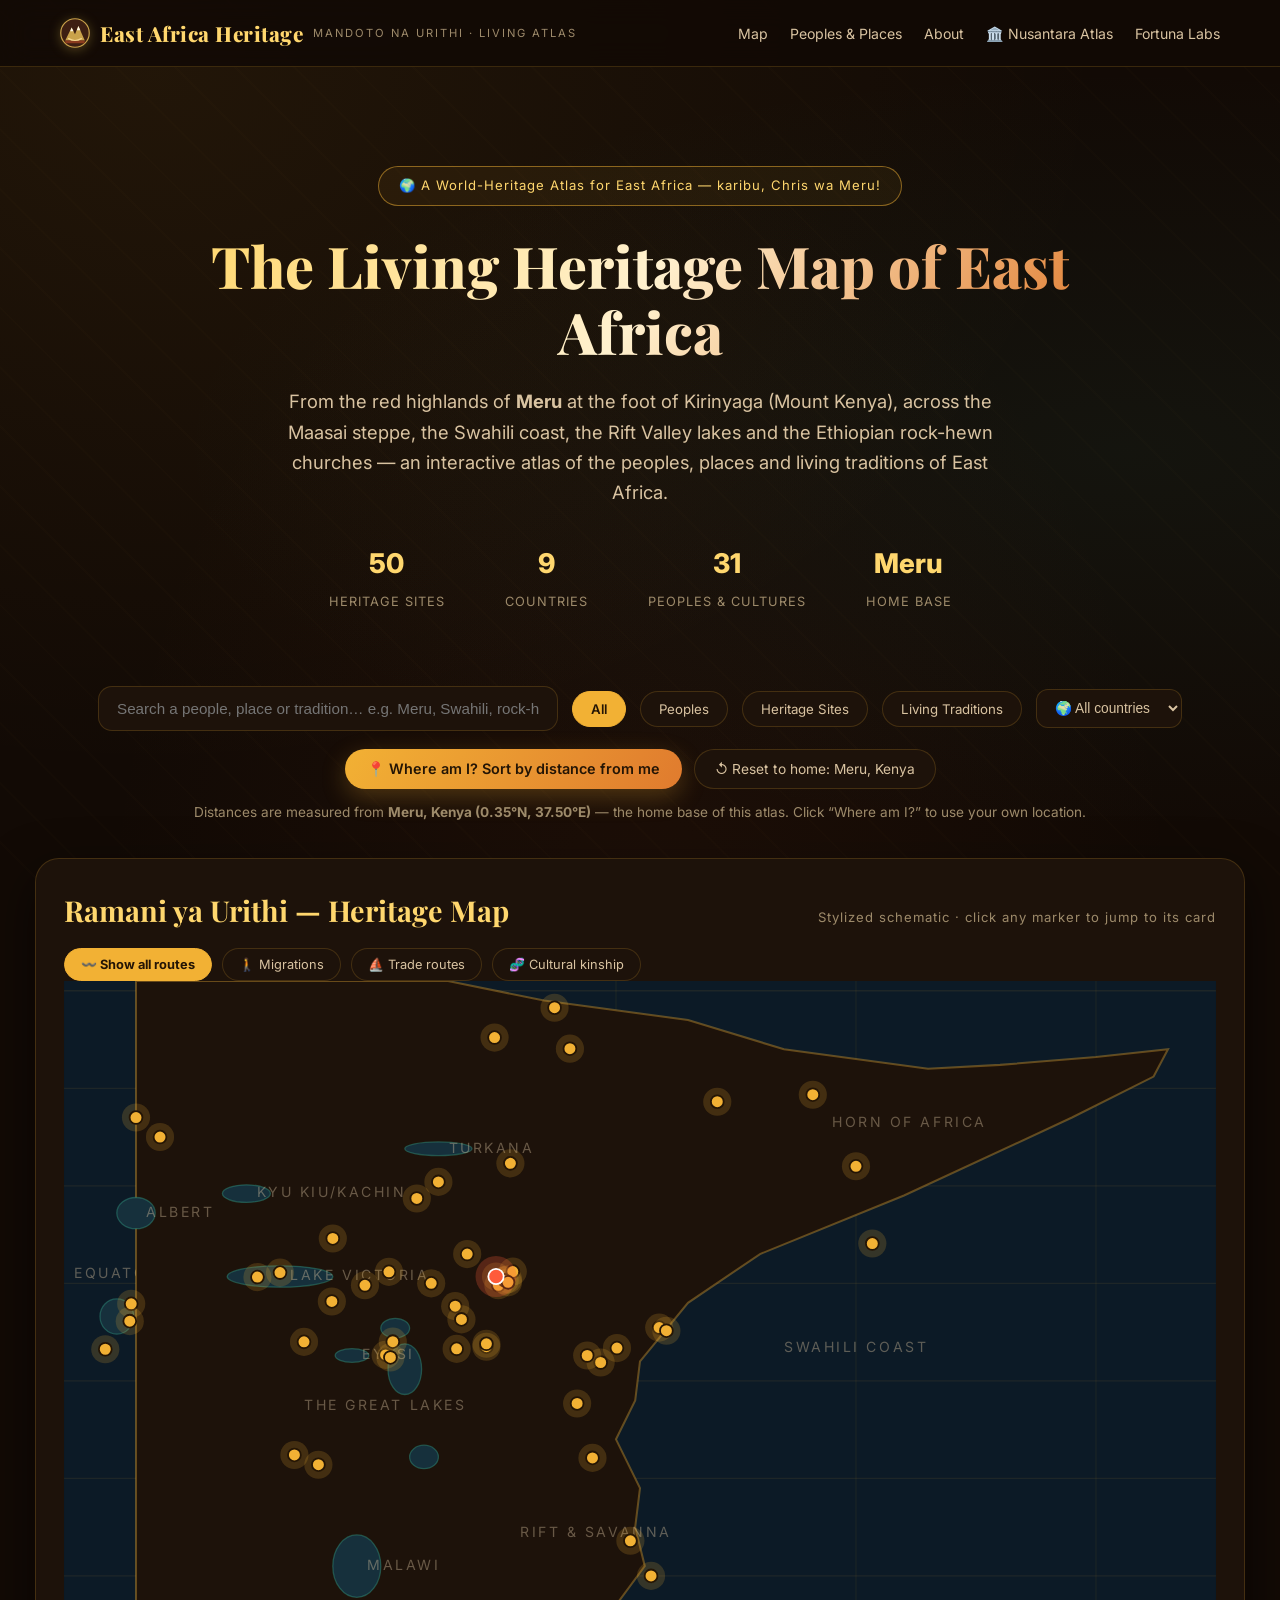
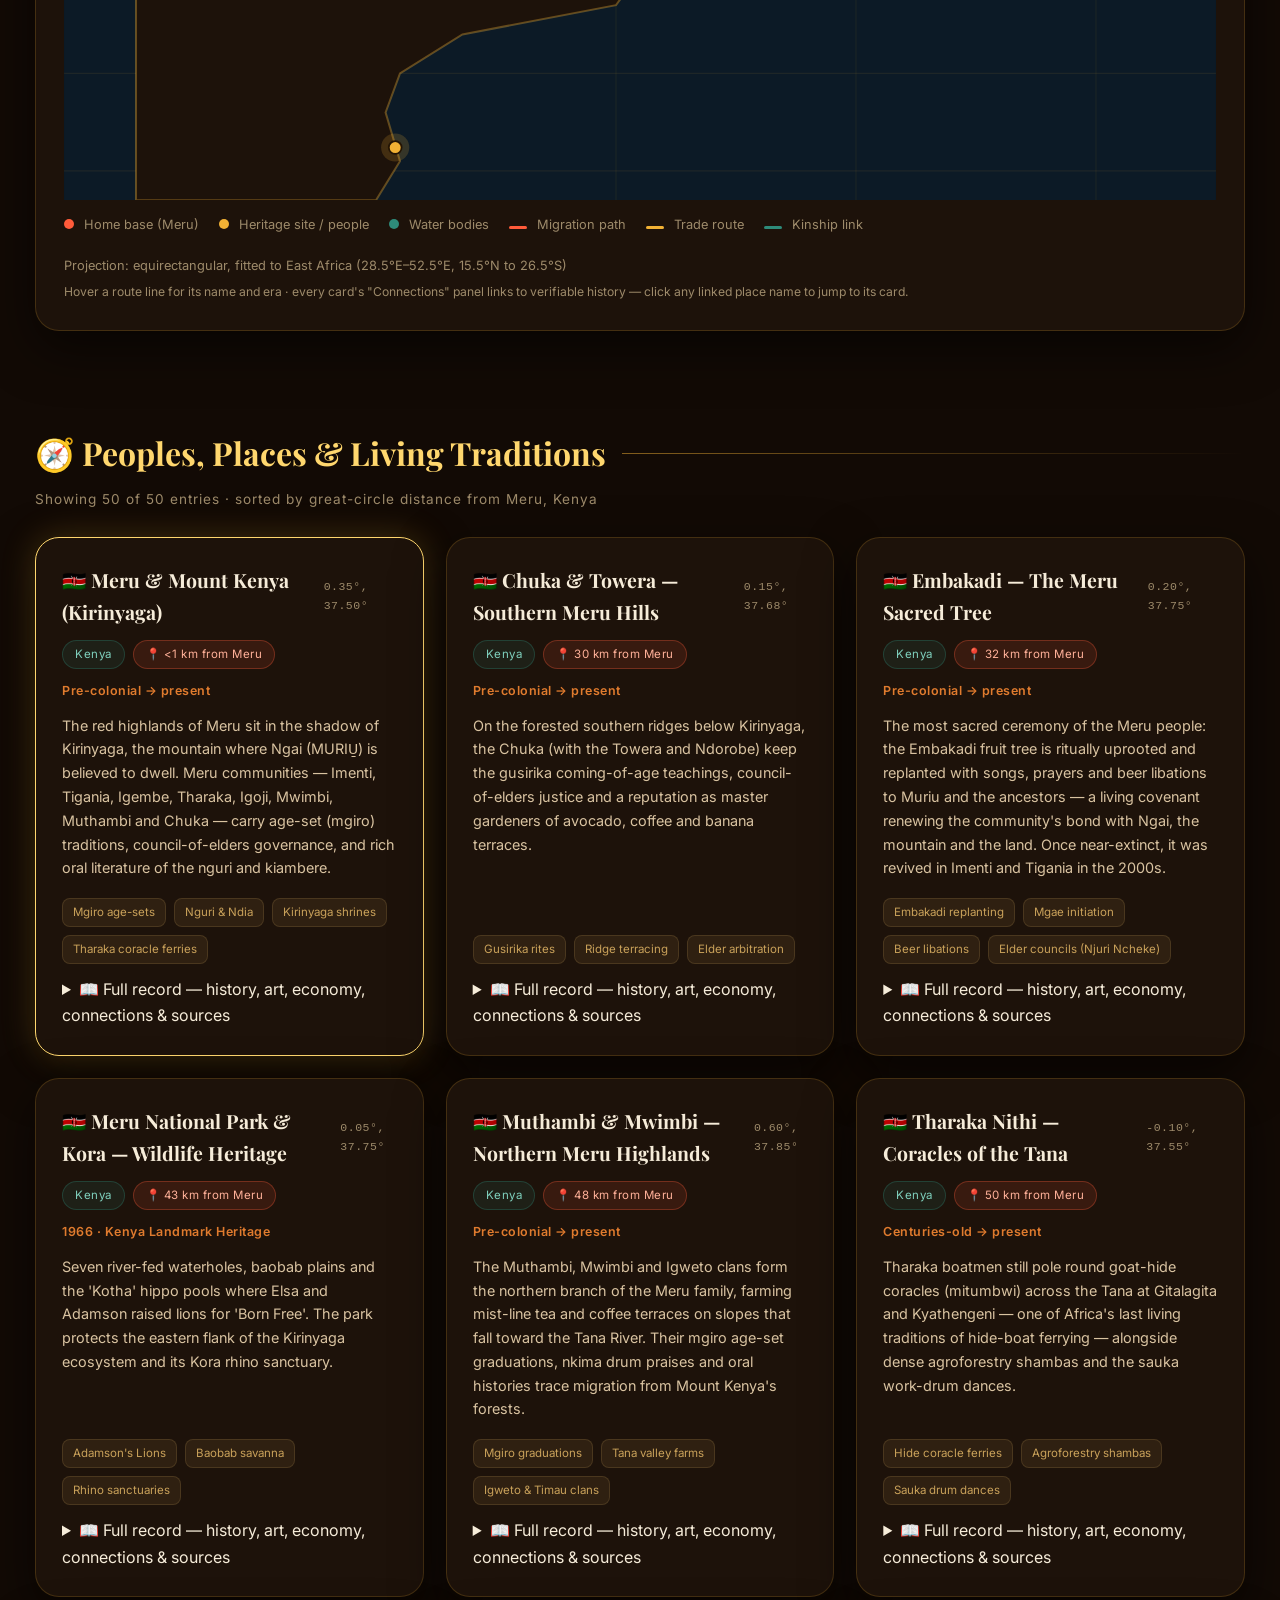
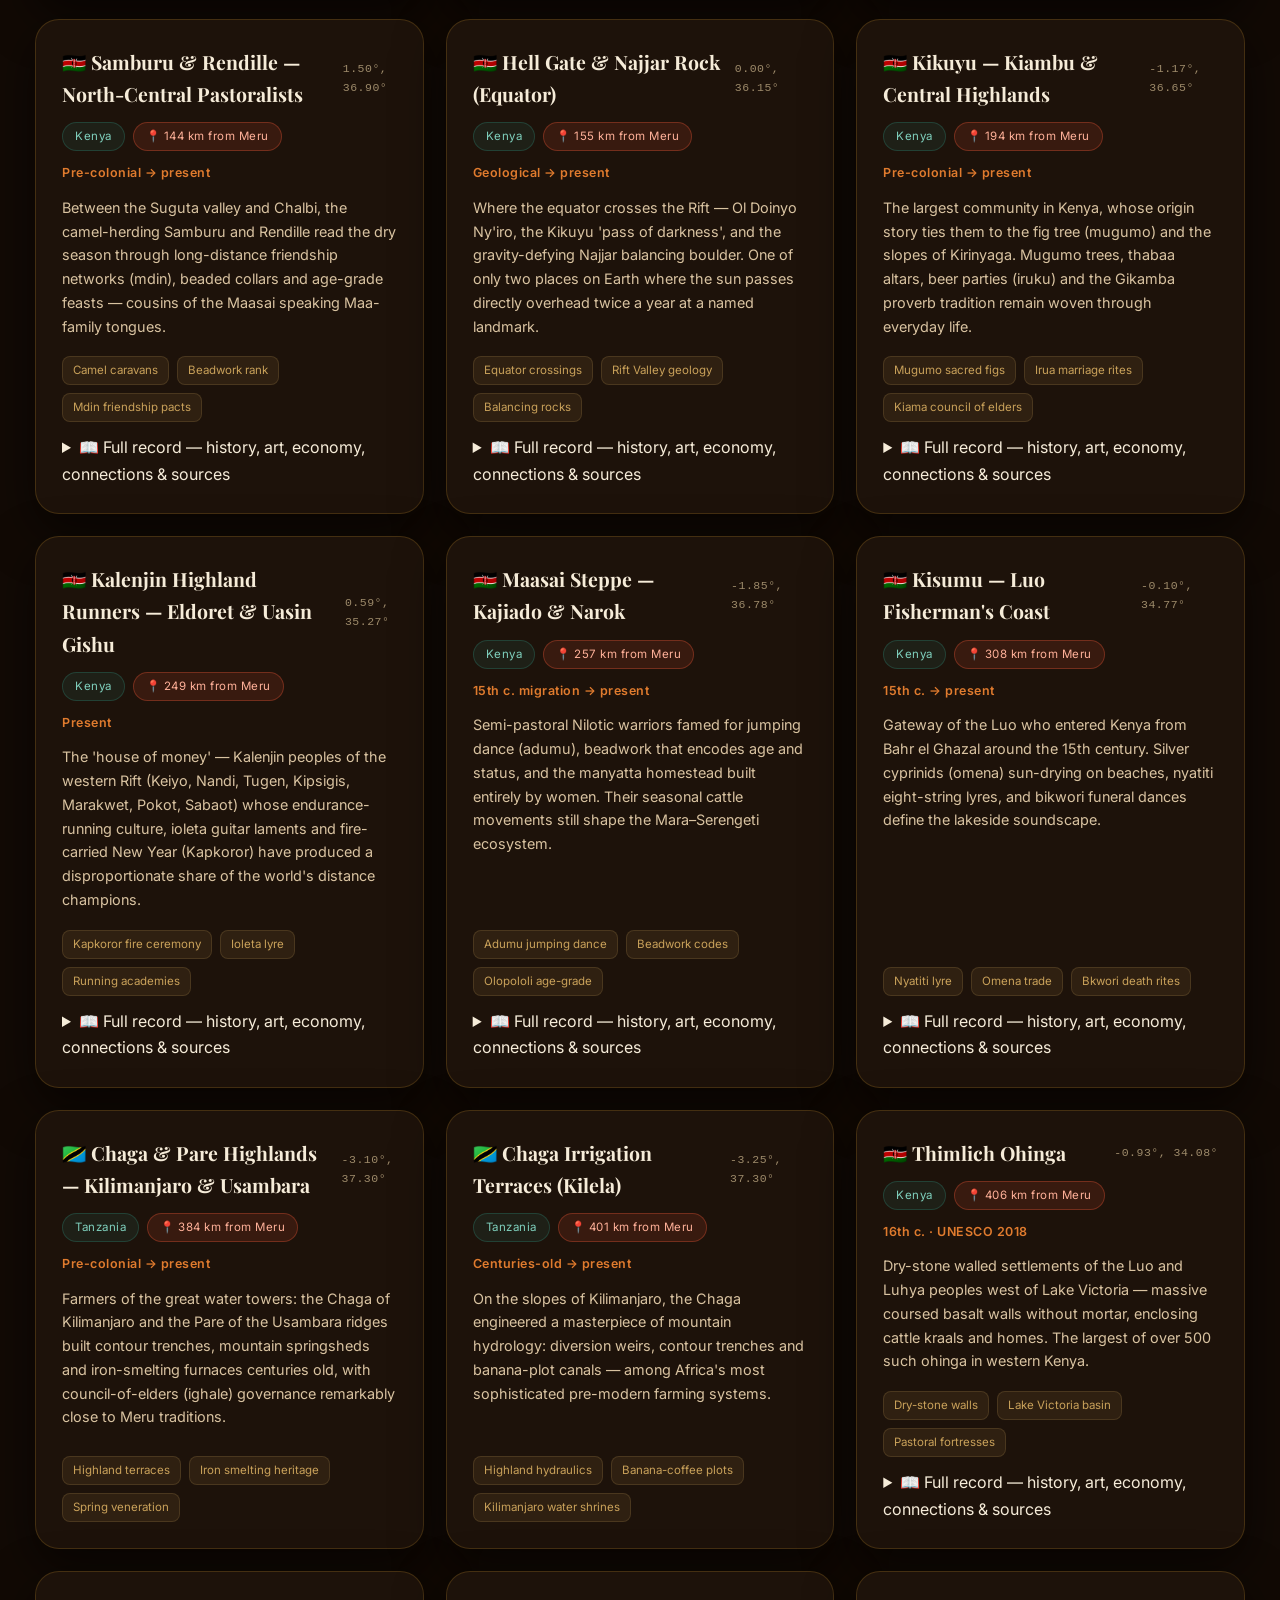
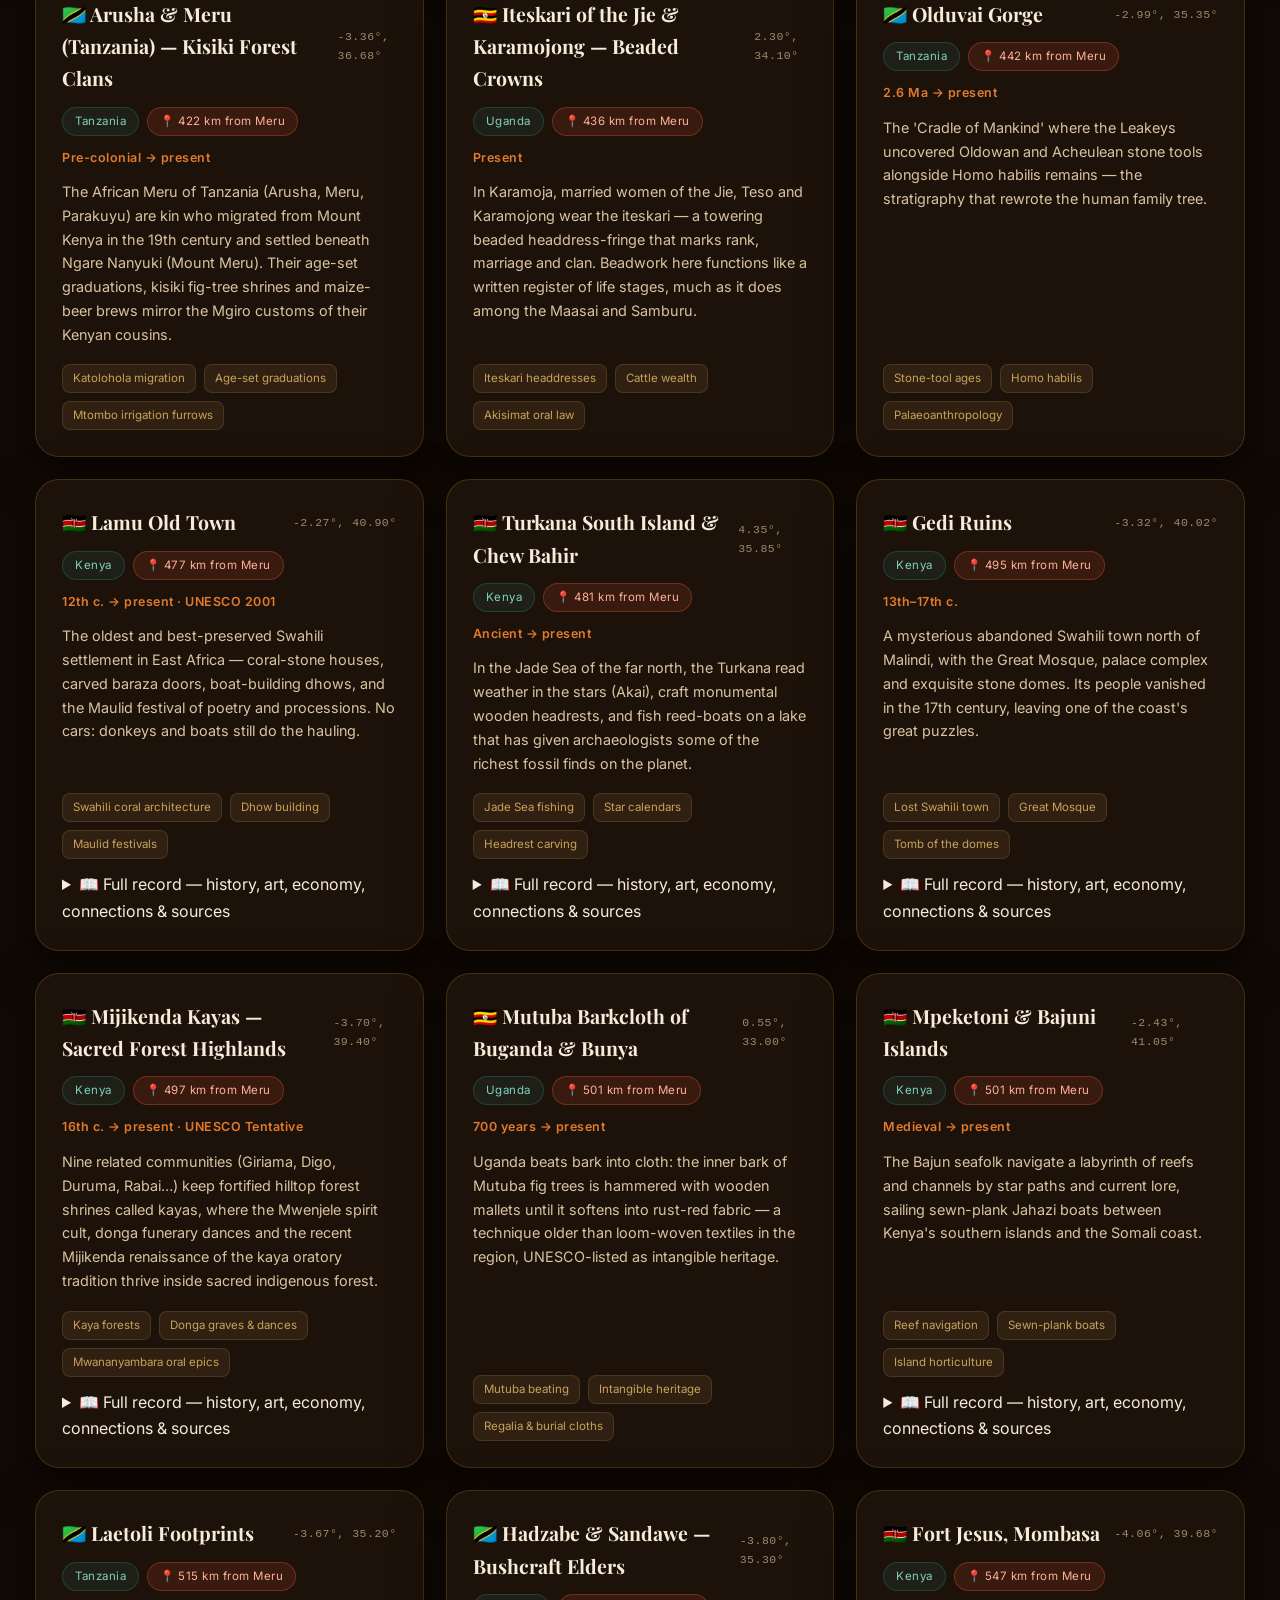
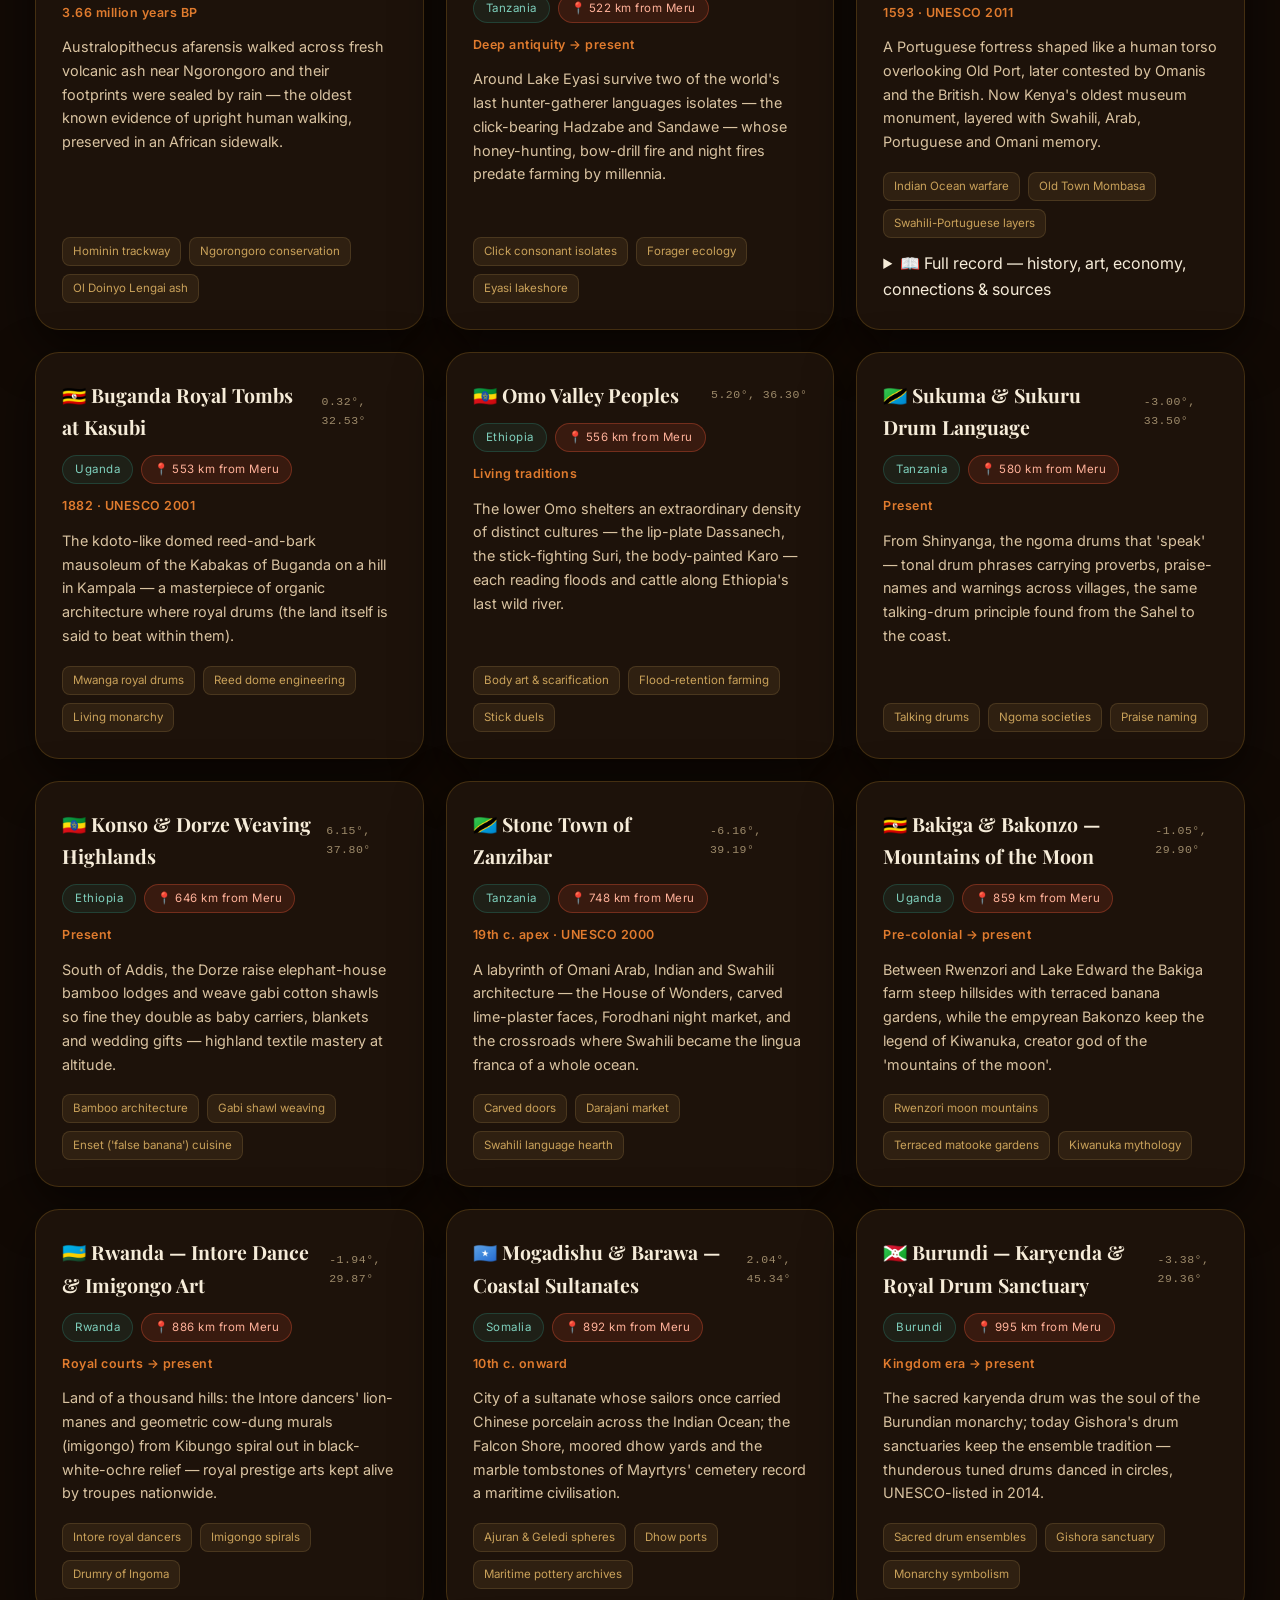
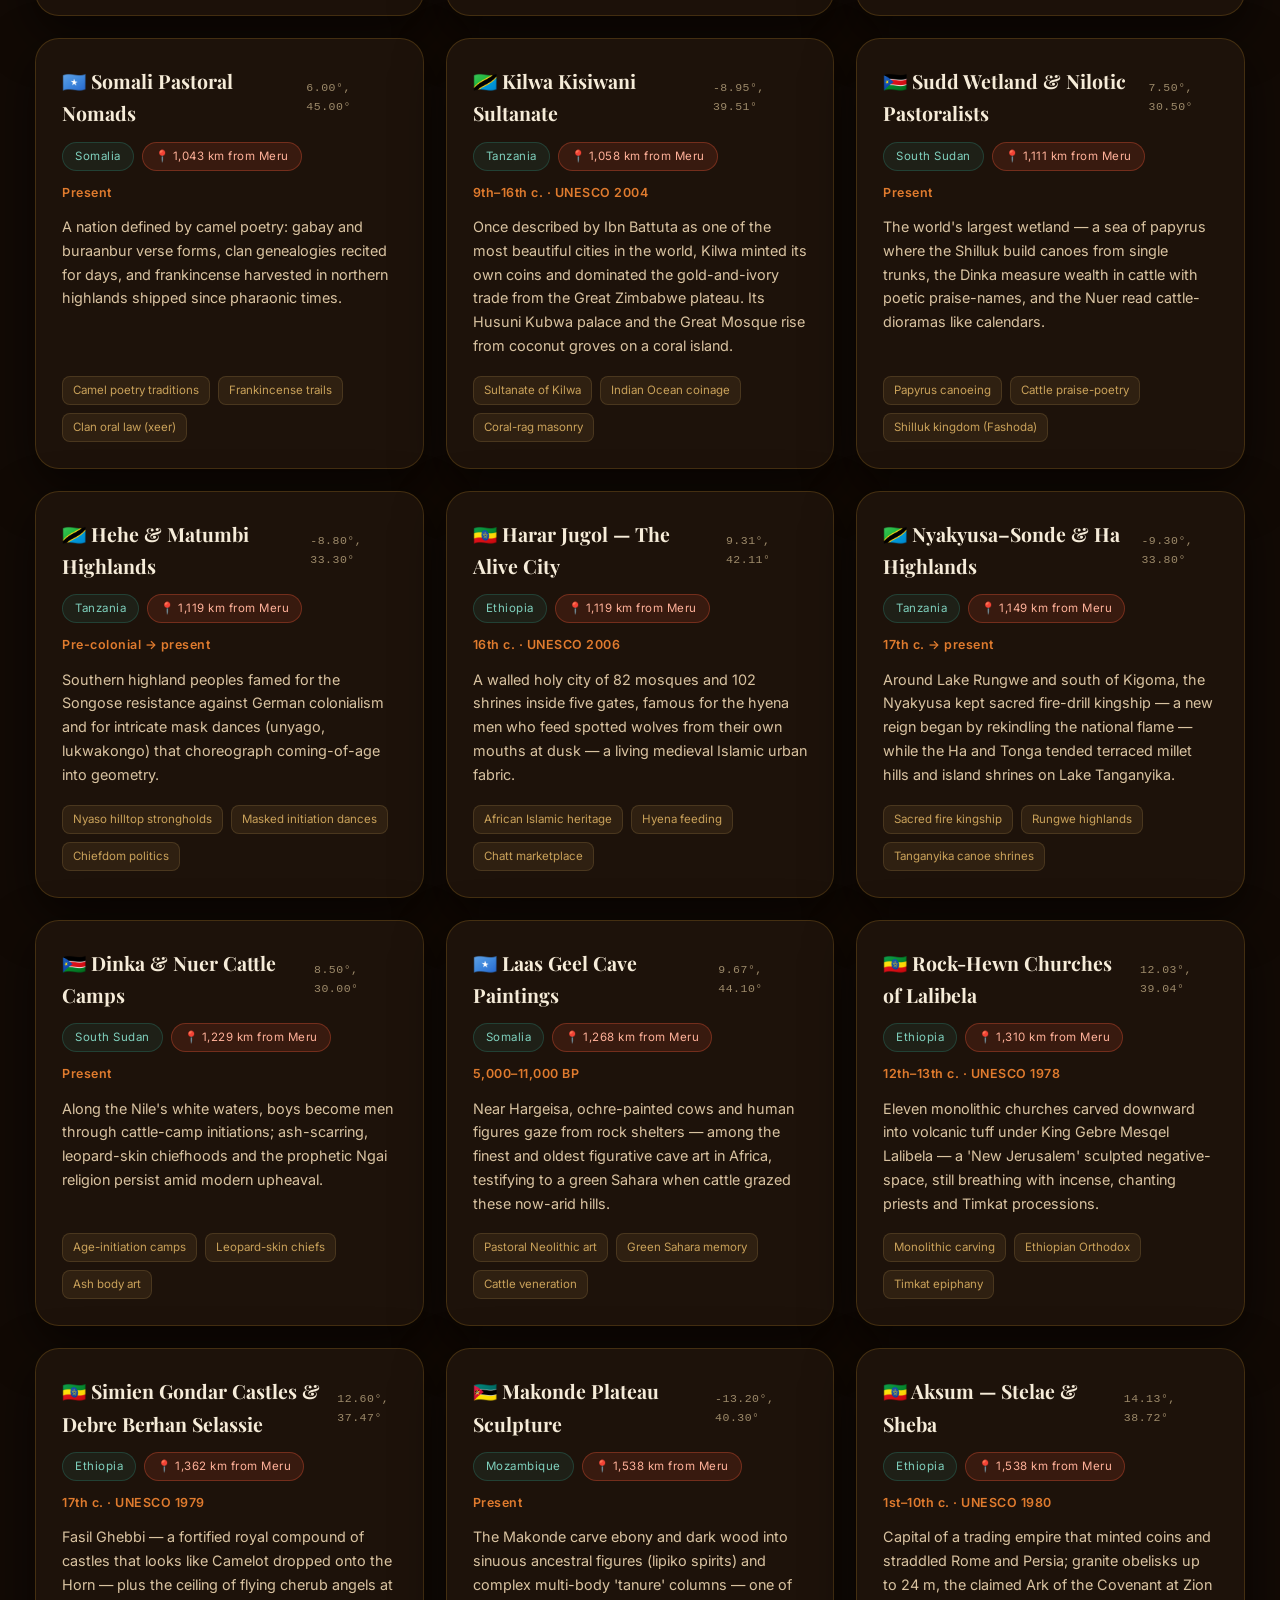
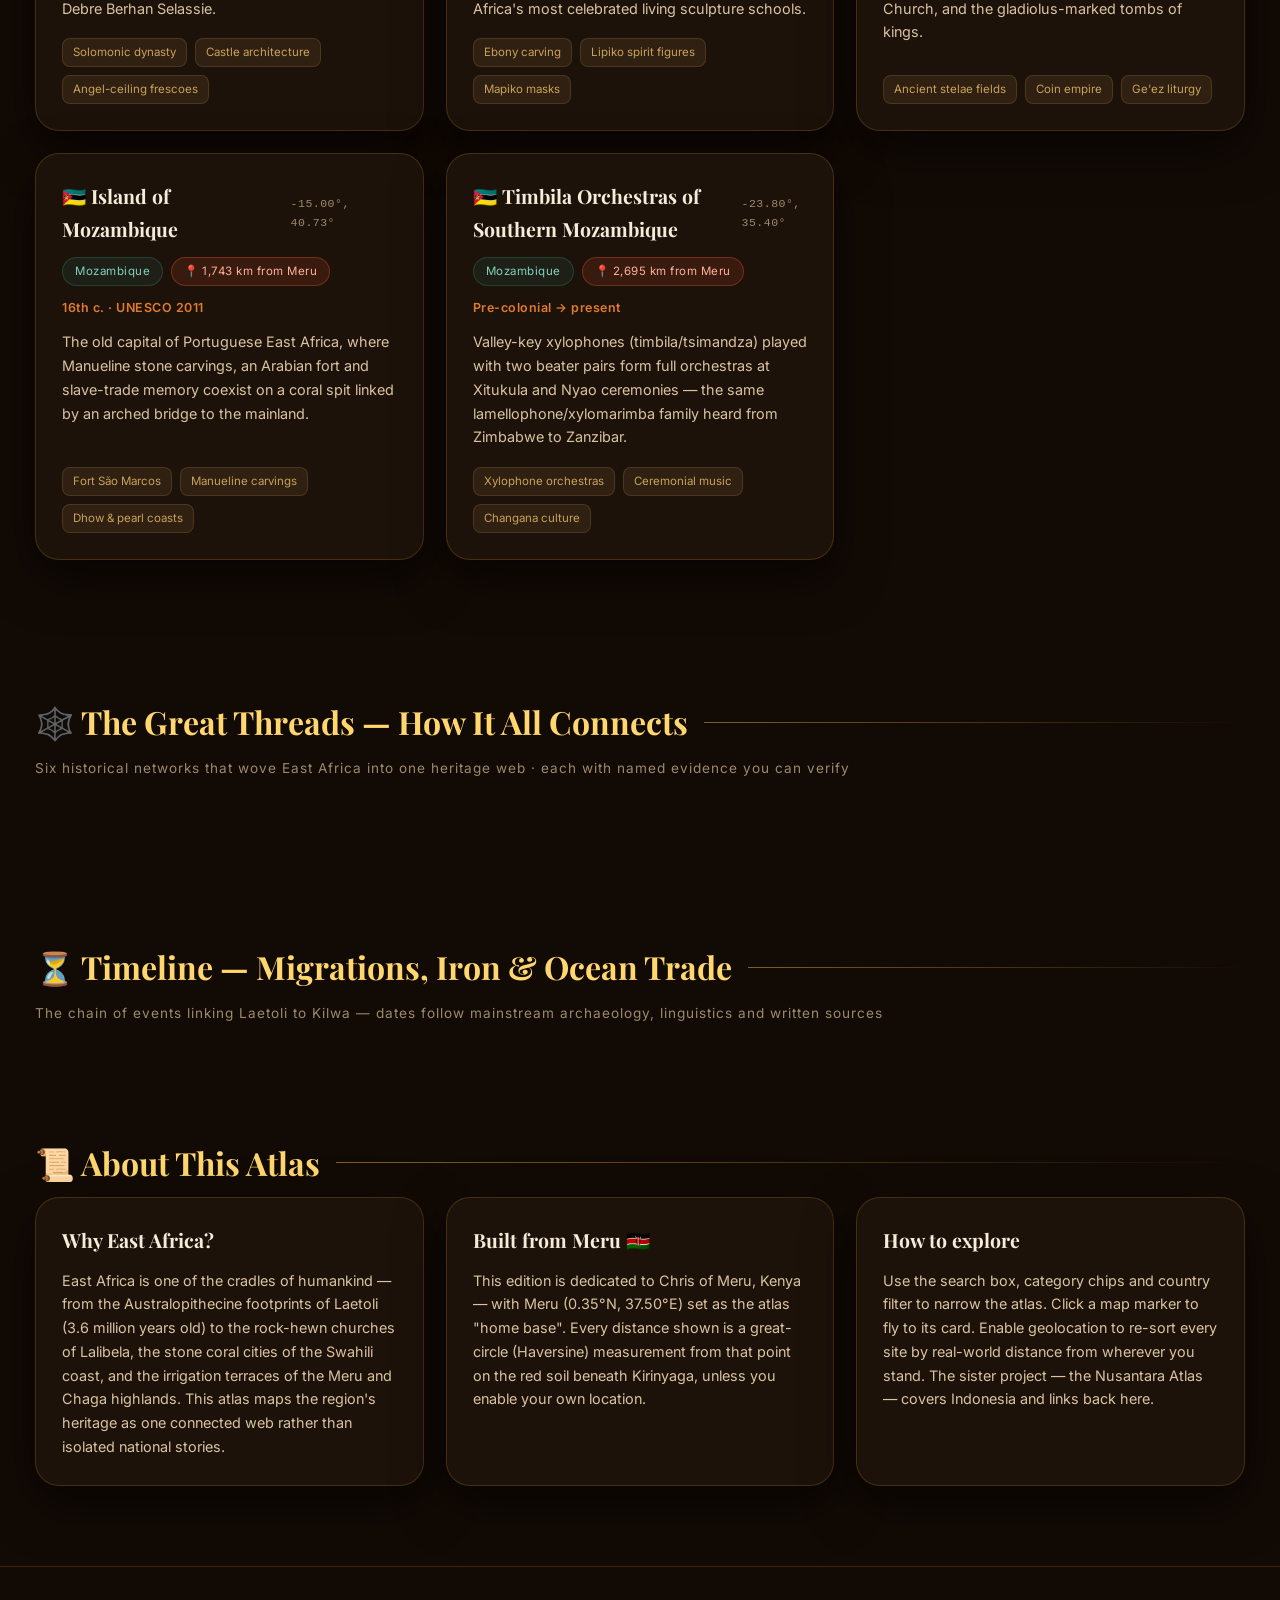
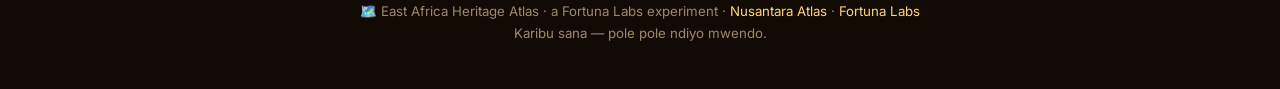
<file: Fortuna Labs/east-africa-heritage.html>
<!DOCTYPE html>
<html lang="en">
<head>
    <meta charset="UTF-8">
    <meta name="viewport" content="width=device-width, initial-scale=1.0, viewport-fit=cover">
    <meta name="description" content="East Africa Heritage Map — an interactive world-heritage atlas of the peoples, places and living traditions of East Africa, from Meru and the slopes of Mount Kenya to the Swahili coast, the Rift Valley and the Great Lakes.">
    <meta name="theme-color" content="#120a05">
    <title>East Africa Heritage Map — Mandoto na Urithi | Living Atlas</title>

    <link rel="icon" type="image/svg+xml" href="data:image/svg+xml,<svg xmlns='http://www.w3.org/2000/svg' viewBox='0 0 100 100'><text y='.9em' font-size='90'>🗺️</text></svg>">
    <link href="https://fonts.googleapis.com/css2?family=Inter:wght@300;400;500;600;700;800;900&family=Playfair+Display:ital,wght@0,600;0,800;1,600&display=swap" rel="stylesheet">

    <style>
        :root {
            --bg-deep: #120a05;
            --bg-card: #1d120a;
            --bg-card-hover: #27180d;
            --ochre: #e07b2e;
            --gold: #f2b134;
            --gold-bright: #ffd76e;
            --savanna: #c9a15a;
            --red-earth: #a34a24;
            --teal: #2e8b7a;
            --indigo-night: #24345c;
            --text-primary: #f6ecd9;
            --text-secondary: #d9c3a1;
            --text-muted: #9d8a6a;
            --border-subtle: rgba(242, 177, 52, 0.18);
            --border-glow: rgba(242, 177, 52, 0.5);
            --shadow-card: 0 18px 50px rgba(0, 0, 0, 0.55);
            --radius-lg: 24px;
            --transition-smooth: 0.3s cubic-bezier(0.4, 0, 0.2, 1);
        }
        * { margin: 0; padding: 0; box-sizing: border-box; }
        html { scroll-behavior: smooth; scroll-padding-top: 80px; }
        body {
            font-family: 'Inter', sans-serif;
            background: var(--bg-deep);
            color: var(--text-primary);
            line-height: 1.65;
            overflow-x: hidden;
            -webkit-font-smoothing: antialiased;
            background-image:
                radial-gradient(ellipse at 12% 8%, rgba(242, 177, 52, 0.07) 0%, transparent 60%),
                radial-gradient(ellipse at 88% 50%, rgba(46, 139, 122, 0.08) 0%, transparent 60%),
                radial-gradient(ellipse at 50% 110%, rgba(163, 74, 36, 0.08) 0%, transparent 60%),
                repeating-linear-gradient(45deg, transparent 0 40px, rgba(242,177,52,0.012) 40px 42px);
            background-attachment: fixed;
        }
        a { text-decoration: none; color: inherit; }
        button { font-family: inherit; cursor: pointer; border: none; outline: none; }

        /* ── Navbar ─────────────────────────── */
        .navbar {
            position: sticky; top: 0; z-index: 100;
            display: flex; align-items: center; justify-content: space-between;
            padding: 16px clamp(16px, 5vw, 60px);
            background: rgba(18, 10, 5, 0.88);
            backdrop-filter: blur(14px);
            border-bottom: 1px solid var(--border-subtle);
        }
        .brand { font-family: 'Playfair Display', serif; font-weight: 800; font-size: 1.3rem; color: var(--gold-bright); letter-spacing: 0.5px; display: flex; align-items: center; gap: 10px; }
        .brand-mark { flex-shrink: 0; filter: drop-shadow(0 2px 6px rgba(201,162,75,.35)); }
        .brand small { display: block; font-family: 'Inter'; font-weight: 400; font-size: 0.7rem; color: var(--text-muted); letter-spacing: 2px; text-transform: uppercase; }
        .nav-links { display: flex; gap: 22px; font-size: 0.88rem; color: var(--text-secondary); }
        .nav-links a:hover { color: var(--gold-bright); }
        @media (max-width: 760px) { .nav-links { display: none; } }

        /* ── Hero ───────────────────────────── */
        .hero { text-align: center; padding: clamp(56px, 11vh, 120px) 20px clamp(44px, 7vh, 80px); max-width: 940px; margin: 0 auto; }
        .hero-badge {
            display: inline-block; padding: 8px 20px; border-radius: 999px;
            border: 1px solid var(--border-glow); color: var(--gold-bright);
            font-size: 0.82rem; letter-spacing: 1px; margin-bottom: 26px;
            background: rgba(242, 177, 52, 0.06);
        }
        .hero h1 {
            font-family: 'Playfair Display', serif;
            font-size: clamp(2.1rem, 6vw, 3.6rem);
            font-weight: 800; line-height: 1.15; margin-bottom: 22px;
            background: linear-gradient(120deg, var(--gold-bright), #fff1cf, var(--ochre));
            -webkit-background-clip: text; background-clip: text; color: transparent;
        }
        .hero p { color: var(--text-secondary); font-size: clamp(1rem, 2.4vw, 1.15rem); max-width: 720px; margin: 0 auto 34px; }
        .hero-stats { display: flex; justify-content: center; gap: clamp(20px, 6vw, 60px); flex-wrap: wrap; }
        .stat b { display: block; font-size: 1.7rem; color: var(--gold-bright); font-weight: 800; }
        .stat span { font-size: 0.8rem; color: var(--text-muted); letter-spacing: 1px; text-transform: uppercase; }

        /* ── Controls ───────────────────────── */
        .controls { max-width: 1250px; margin: 0 auto; padding: 10px 20px 18px; display: flex; gap: 14px; flex-wrap: wrap; align-items: center; justify-content: center; }
        .search-box {
            flex: 1; min-width: 260px; max-width: 460px;
            background: var(--bg-card); border: 1px solid var(--border-subtle);
            border-radius: 14px; padding: 13px 18px; color: var(--text-primary); font-size: 0.95rem;
            transition: border var(--transition-smooth);
        }
        .search-box:focus { border-color: var(--border-glow); }
        .filter-chip {
            padding: 9px 18px; border-radius: 999px; font-size: 0.83rem;
            background: var(--bg-card); color: var(--text-secondary);
            border: 1px solid var(--border-subtle); transition: all var(--transition-smooth);
        }
        .filter-chip.active, .filter-chip:hover { background: var(--gold); color: #241505; border-color: var(--gold); font-weight: 600; }

        .locate-bar { display: flex; gap: 12px; align-items: center; justify-content: center; flex-wrap: wrap; padding: 0 20px 34px; }
        .btn-locate {
            padding: 11px 22px; border-radius: 999px; font-size: 0.9rem; font-weight: 600;
            background: linear-gradient(120deg, var(--gold), var(--ochre)); color: #241505;
            box-shadow: 0 8px 24px rgba(242, 177, 52, 0.25); transition: transform var(--transition-smooth);
        }
        .btn-locate:hover { transform: translateY(-2px); }
        .btn-ghost {
            padding: 11px 20px; border-radius: 999px; font-size: 0.86rem;
            background: var(--bg-card); color: var(--text-secondary); border: 1px solid var(--border-subtle);
        }
        .locate-note { width: 100%; text-align: center; color: var(--text-muted); font-size: 0.85rem; min-height: 1.4em; }
        .country-select {
            background: var(--bg-card); color: var(--text-secondary); border: 1px solid var(--border-subtle);
            border-radius: 12px; padding: 10px 14px; font-size: 0.86rem;
        }

        /* ── Map panel ──────────────────────── */
        .map-section { max-width: 1250px; margin: 0 auto; padding: 0 20px 40px; }
        .map-panel {
            background: var(--bg-card); border: 1px solid var(--border-subtle);
            border-radius: var(--radius-lg); box-shadow: var(--shadow-card);
            padding: clamp(14px, 3vw, 28px); overflow: hidden;
        }
        .map-headline { display: flex; align-items: baseline; justify-content: space-between; gap: 14px; flex-wrap: wrap; margin-bottom: 14px; }
        .map-headline h2 { font-family: 'Playfair Display', serif; color: var(--gold-bright); font-size: clamp(1.3rem, 3vw, 1.8rem); }
        .map-headline span { color: var(--text-muted); font-size: 0.82rem; letter-spacing: 1px; }
        .map-svg-wrap { width: 100%; }
        .map-svg-wrap svg { width: 100%; height: auto; display: block; }
        .marker { cursor: pointer; }
        .marker circle.dot { fill: var(--gold); stroke: #241505; stroke-width: 1.4; transition: r var(--transition-smooth), fill var(--transition-smooth); }
        .marker:hover circle.dot, .marker.selected circle.dot { fill: var(--gold-bright); }
        .marker circle.halo { fill: rgba(242, 177, 52, 0.18); }
        .marker.dimmed { opacity: 0.22; pointer-events: none; }
        .marker.home circle.dot { fill: #ff5b3a; stroke: #fff; }
        .marker.home circle.halo { fill: rgba(255, 91, 58, 0.25); }
        .region-label { fill: rgba(217, 195, 161, 0.4); font-size: 11px; letter-spacing: 2px; text-transform: uppercase; font-family: 'Inter', sans-serif; }
        .map-legend { display: flex; gap: 20px; flex-wrap: wrap; margin-top: 14px; font-size: 0.8rem; color: var(--text-muted); }
        .map-legend i { display: inline-block; width: 10px; height: 10px; border-radius: 50%; margin-right: 6px; }

        /* ── Cards grid ─────────────────────── */
        .section-heading {
            font-family: 'Playfair Display', serif; font-size: clamp(1.4rem, 3.5vw, 2rem);
            color: var(--gold-bright); margin: 56px auto 8px; max-width: 1250px; padding: 0 20px;
            display: flex; align-items: center; gap: 16px;
        }
        .section-heading::after { content: ""; flex: 1; height: 1px; background: linear-gradient(90deg, var(--border-glow), transparent); }
        .section-sub { color: var(--text-muted); font-size: 0.85rem; margin: 0 auto 26px; max-width: 1250px; padding: 0 20px; letter-spacing: 1px; }
        .grid-wrap { max-width: 1250px; margin: 0 auto; padding: 0 20px 80px; }
        .cards { display: grid; grid-template-columns: repeat(auto-fill, minmax(310px, 1fr)); gap: 22px; }
        .card {
            background: var(--bg-card); border: 1px solid var(--border-subtle);
            border-radius: var(--radius-lg); padding: 26px;
            box-shadow: var(--shadow-card);
            transition: transform var(--transition-smooth), border-color var(--transition-smooth), background var(--transition-smooth);
            display: flex; flex-direction: column; gap: 12px; scroll-margin-top: 110px;
        }
        .card:hover { transform: translateY(-4px); border-color: var(--border-glow); background: var(--bg-card-hover); }
        .card.nearest { border-color: var(--gold-bright); box-shadow: 0 0 34px rgba(242, 177, 52, 0.22), var(--shadow-card); }
        .card-top { display: flex; align-items: center; justify-content: space-between; gap: 10px; }
        .card h3 { font-family: 'Playfair Display', serif; font-size: 1.22rem; color: var(--text-primary); }
        .card .flag { font-size: 1.5rem; line-height: 1; }
        .card .coords { font-family: 'JetBrains Mono', ui-monospace, monospace; font-size: 0.72rem; color: var(--text-muted); letter-spacing: 0.5px; }
        .badges { display: flex; gap: 8px; flex-wrap: wrap; }
        .badge {
            font-size: 0.72rem; padding: 4px 12px; border-radius: 999px;
            background: rgba(242, 177, 52, 0.1); color: var(--gold-bright);
            border: 1px solid rgba(242, 177, 52, 0.25); letter-spacing: 0.5px;
        }
        .badge.country { background: rgba(46, 139, 122, 0.12); color: #7fd0bd; border-color: rgba(46, 139, 122, 0.3); }
        .badge.dist { background: rgba(255, 91, 58, 0.12); color: #ffb199; border-color: rgba(255, 91, 58, 0.3); }
        .card p.desc { color: var(--text-secondary); font-size: 0.9rem; }
        .tags { display: flex; gap: 8px; flex-wrap: wrap; margin-top: auto; padding-top: 6px; }
        .tag { font-size: 0.72rem; padding: 4px 10px; border-radius: 8px; background: rgba(201, 161, 90, 0.1); color: var(--savanna); border: 1px solid rgba(201, 161, 90, 0.18); }
        .era-line { font-size: 0.78rem; color: var(--ochre); font-weight: 600; letter-spacing: 0.5px; }
        .empty-note { color: var(--text-muted); text-align: center; padding: 40px 20px; font-size: 0.95rem; grid-column: 1 / -1; }

        /* ── Expanded card detail blocks ───────── */
        .detail-block { display: flex; flex-direction: column; gap: 4px; }
        .detail-label { font-size: 0.68rem; letter-spacing: 1.6px; text-transform: uppercase; color: var(--text-muted); font-weight: 700; }
        .detail-text { color: var(--text-secondary); font-size: 0.86rem; }
        .lang-chip { font-size: 0.74rem; padding: 4px 12px; border-radius: 999px; background: rgba(36, 52, 92, 0.35); color: #a9c2f0; border: 1px solid rgba(122, 156, 220, 0.3); width: fit-content; }
        .pop-chip { font-size: 0.74rem; padding: 4px 12px; border-radius: 999px; background: rgba(224, 123, 46, 0.12); color: #f0b287; border: 1px solid rgba(224, 123, 46, 0.3); width: fit-content; }
        .fact-list { list-style: none; display: flex; flex-direction: column; gap: 4px; }
        .fact-list li { font-size: 0.82rem; color: var(--text-secondary); padding-left: 16px; position: relative; }
        .fact-list li::before { content: "◆"; position: absolute; left: 0; color: var(--ochre); font-size: 0.6rem; top: 4px; }
        .source-line { font-size: 0.7rem; color: var(--text-muted); font-style: italic; border-top: 1px dashed var(--border-subtle); padding-top: 8px; }
        .link-list { list-style: none; display: flex; flex-direction: column; gap: 6px; }
        .link-item { font-size: 0.8rem; color: var(--text-secondary); padding: 8px 10px; border-radius: 10px; background: rgba(46, 139, 122, 0.07); border: 1px solid rgba(46, 139, 122, 0.16); }
        .link-item b.to-name { color: var(--gold-bright); cursor: pointer; }
        .link-item b.to-name:hover { text-decoration: underline; }
        .link-type { display: inline-block; font-size: 0.62rem; font-weight: 800; letter-spacing: 1px; text-transform: uppercase; padding: 2px 8px; border-radius: 999px; margin-right: 6px; vertical-align: 1px; }
        .lt-migration { background: rgba(255, 91, 58, 0.16); color: #ffb199; }
        .lt-trade { background: rgba(242, 177, 52, 0.16); color: var(--gold-bright); }
        .lt-kinship { background: rgba(46, 139, 122, 0.18); color: #7fd0bd; }
        .link-evidence { display: block; margin-top: 3px; font-size: 0.72rem; color: var(--text-muted); font-style: italic; }
        details.card-details > summary { list-style: none; cursor: pointer; display: flex; align-items: center; justify-content: space-between; gap: 8px; padding: 10px 14px; border-radius: 12px; background: rgba(242, 177, 52, 0.06); border: 1px solid var(--border-subtle); font-size: 0.8rem; font-weight: 700; letter-spacing: 0.5px; color: var(--gold-bright); transition: all var(--transition-smooth); }
        details.card-details > summary::-webkit-details-marker { display: none; }
        details.card-details > summary::after { content: "＋"; font-size: 1rem; color: var(--ochre); }
        details.card-details[open] > summary::after { content: "－"; }
        details.card-details > summary:hover { border-color: var(--border-glow); }
        .details-inner { display: flex; flex-direction: column; gap: 12px; padding-top: 12px; }

        /* ── Connections (narrative web) ──────── */
        .threads-grid { display: grid; grid-template-columns: repeat(auto-fill, minmax(340px, 1fr)); gap: 22px; }
        .thread-card { background: var(--bg-card); border: 1px solid var(--border-subtle); border-radius: var(--radius-lg); padding: 26px; box-shadow: var(--shadow-card); display: flex; flex-direction: column; gap: 12px; }
        .thread-card h3 { font-family: 'Playfair Display', serif; font-size: 1.15rem; color: var(--gold-bright); }
        .thread-route { font-size: 0.78rem; color: #ffb199; font-weight: 600; letter-spacing: 0.5px; }
        .thread-era { font-size: 0.75rem; color: var(--ochre); font-weight: 600; }
        .thread-body { font-size: 0.87rem; color: var(--text-secondary); }
        .thread-evidence { font-size: 0.78rem; color: var(--text-muted); border-left: 2px solid var(--teal); padding-left: 12px; }
        .thread-evidence b { color: #7fd0bd; }
        .route-toggle-bar { display: flex; gap: 10px; flex-wrap: wrap; margin-bottom: 22px; }
        .route-chip { padding: 8px 16px; border-radius: 999px; font-size: 0.8rem; background: var(--bg-card); color: var(--text-secondary); border: 1px solid var(--border-subtle); transition: all var(--transition-smooth); }
        .route-chip.active { font-weight: 700; }
        .rc-all.active { background: var(--gold); color: #241505; border-color: var(--gold); }
        .rc-migration.active { background: #ff5b3a; color: #241505; border-color: #ff5b3a; }
        .rc-trade.active { background: var(--gold); color: #241505; border-color: var(--gold); }
        .rc-kinship.active { background: var(--teal); color: #08150f; border-color: var(--teal); }
        .svg-route { stroke-width: 2.2; fill: none; opacity: 0.85; stroke-dasharray: 7 5; animation: routeflow 2.2s linear infinite; pointer-events: auto; cursor: help; }
        .svg-route.rt-migration { stroke: #ff5b3a; }
        .svg-route.rt-trade { stroke: #f2b134; }
        .svg-route.rt-kinship { stroke: #2e8b7a; }
        @keyframes routeflow { to { stroke-dashoffset: -24; } }
        .map-panel .hint-line { font-size: 0.76rem; color: var(--text-muted); margin-top: 6px; }

        /* Timeline of migrations */
        .timeline { position: relative; max-width: 1250px; margin: 10px auto 0; padding: 0 20px 30px; }
        .timeline::before { content: ""; position: absolute; left: 30px; top: 0; bottom: 30px; width: 2px; background: linear-gradient(180deg, var(--gold), transparent); }
        .tl-item { position: relative; padding: 0 0 26px 66px; }
        .tl-item::before { content: ""; position: absolute; left: 23px; top: 4px; width: 16px; height: 16px; border-radius: 50%; background: var(--bg-deep); border: 3px solid var(--ochre); }
        .tl-date { font-family: 'Playfair Display', serif; font-size: 1.05rem; color: var(--gold-bright); font-weight: 800; }
        .tl-title { font-size: 0.92rem; font-weight: 700; color: var(--text-primary); margin-top: 2px; }
        .tl-desc { font-size: 0.85rem; color: var(--text-secondary); margin-top: 4px; max-width: 860px; }
        .tl-ev { font-size: 0.75rem; color: var(--text-muted); font-style: italic; margin-top: 4px; max-width: 860px; }

        /* ── Footer ─────────────────────────── */
        footer {
            border-top: 1px solid var(--border-subtle);
            padding: 34px 20px 44px; text-align: center;
            color: var(--text-muted); font-size: 0.83rem;
        }
        footer a { color: var(--gold-bright); }

        @media (prefers-reduced-motion: reduce) {
            * { transition: none !important; animation: none !important; }
            html { scroll-behavior: auto; }
        }
    </style>
</head>
<body>

    <nav class="navbar">
        <a class="brand" href="index.html"><svg class="brand-mark" width="30" height="30" viewBox="0 0 40 40" aria-hidden="true" focusable="false">
                <circle cx="20" cy="20" r="19" fill="#3d1f12" stroke="#c9a24b" stroke-width="1.6"/>
                <path d="M7 30 L15.5 12.5 L20 21.5 L24.5 10.5 L33 30 Z" fill="#c9a24b"/>
                <path d="M15.5 12.5 L18 17.8 L13.6 17.8 Z M24.5 10.5 L27.2 16.2 L22.4 16.2 Z" fill="#fdf6e3"/>
                <rect x="7" y="30" width="26" height="3.6" rx="1.2" fill="#8a3b1e"/>
                <path d="M11.5 27.5 Q20 32.5 28.5 27.5" fill="none" stroke="#f4d58d" stroke-width="1.6" stroke-linecap="round"/>
            </svg>East Africa Heritage<small>Mandoto na Urithi · Living Atlas</small></a>
        <div class="nav-links">
            <a href="#map">Map</a>
            <a href="#peoples">Peoples & Places</a>
            <a href="#about">About</a>
            <a href="budaya-nusantara.html">🏛️ Nusantara Atlas</a>
            <a href="index.html">Fortuna Labs</a>
        </div>
    </nav>

    <header class="hero">
        <span class="hero-badge">🌍 A World-Heritage Atlas for East Africa — karibu, Chris wa Meru!</span>
        <h1>The Living Heritage Map of East Africa</h1>
        <p>From the red highlands of <b>Meru</b> at the foot of Kirinyaga (Mount Kenya), across the Maasai steppe, the Swahili coast, the Rift Valley lakes and the Ethiopian rock-hewn churches — an interactive atlas of the peoples, places and living traditions of East Africa.</p>
        <div class="hero-stats">
            <div class="stat"><b id="stat-sites">–</b><span>Heritage Sites</span></div>
            <div class="stat"><b id="stat-countries">–</b><span>Countries</span></div>
            <div class="stat"><b id="stat-peoples">–</b><span>Peoples & Cultures</span></div>
            <div class="stat"><b id="stat-home">Meru</b><span>Home Base</span></div>
        </div>
    </header>

    <div class="controls">
        <input class="search-box" id="search" type="text" placeholder="Search a people, place or tradition… e.g. Meru, Swahili, rock-hewn, lamellophone">
        <button class="filter-chip active" data-cat="all">All</button>
        <button class="filter-chip" data-cat="people">Peoples</button>
        <button class="filter-chip" data-cat="site">Heritage Sites</button>
        <button class="filter-chip" data-cat="living">Living Traditions</button>
        <select class="country-select" id="countryFilter" aria-label="Filter by country">
            <option value="all">🌍 All countries</option>
        </select>
    </div>

    <div class="locate-bar">
        <button class="btn-locate" id="locateBtn">📍 Where am I? Sort by distance from me</button>
        <button class="btn-ghost" id="resetLocate">↺ Reset to home: Meru, Kenya</button>
        <div class="locate-note" id="locateNote">Distances are measured from <b>Meru, Kenya (0.35°N, 37.50°E)</b> — the home base of this atlas. Click “Where am I?” to use your own location.</div>
    </div>

    <!-- ── MAP ─────────────────────────────── -->
    <section class="map-section" id="map">
        <div class="map-panel">
            <div class="map-headline">
                <h2>Ramani ya Urithi — Heritage Map</h2>
                <span>Stylized schematic · click any marker to jump to its card</span>
            </div>
            <div class="route-toggle-bar" style="margin-top:14px; margin-bottom:0;">
                <button class="route-chip rc-all active" data-route="all">〰️ Show all routes</button>
                <button class="route-chip rc-migration" data-route="migration">🚶 Migrations</button>
                <button class="route-chip rc-trade" data-route="trade">⛵ Trade routes</button>
                <button class="route-chip rc-kinship" data-route="kinship">🧬 Cultural kinship</button>
            </div>
            <div class="map-svg-wrap" id="mapWrap"></div>
            <div class="map-legend">
                <span><i style="background:#ff5b3a"></i> Home base (Meru)</span>
                <span><i style="background:#f2b134"></i> Heritage site / people</span>
                <span><i style="background:#2e8b7a"></i> Water bodies</span>
                <span><i style="background:#ff5b3a;border-radius:2px;width:18px;height:3px"></i> Migration path</span>
                <span><i style="background:#f2b134;border-radius:2px;width:18px;height:3px"></i> Trade route</span>
                <span><i style="background:#2e8b7a;border-radius:2px;width:18px;height:3px"></i> Kinship link</span>
                <span>Projection: equirectangular, fitted to East Africa (28.5°E–52.5°E, 15.5°N to 26.5°S)</span>
            </div>
            <p class="hint-line">Hover a route line for its name and era · every card's "Connections" panel links to verifiable history — click any linked place name to jump to its card.</p>
        </div>
    </section>

    <!-- ── CARDS ───────────────────────────── -->
    <h2 class="section-heading" id="peoples">🧭 Peoples, Places & Living Traditions</h2>
    <p class="section-sub" id="resultsSub"></p>
    <div class="grid-wrap">
        <div class="cards" id="cards"></div>
    </div>

    <!-- ── CONNECTIONS: THE GREAT THREADS ─── -->
    <h2 class="section-heading" id="connections">🕸️ The Great Threads — How It All Connects</h2>
    <p class="section-sub">Six historical networks that wove East Africa into one heritage web · each with named evidence you can verify</p>
    <div class="grid-wrap">
        <div class="threads-grid" id="threads"></div>
    </div>

    <!-- ── TIMELINE OF MIGRATIONS & TRADE ─── -->
    <h2 class="section-heading" id="timeline">⏳ Timeline — Migrations, Iron & Ocean Trade</h2>
    <p class="section-sub">The chain of events linking Laetoli to Kilwa — dates follow mainstream archaeology, linguistics and written sources</p>
    <div class="timeline" id="timelineList"></div>

    <!-- ── ABOUT ───────────────────────────── -->
    <h2 class="section-heading" id="about">📜 About This Atlas</h2>
    <div class="grid-wrap">
        <div class="cards">
            <div class="card">
                <h3>Why East Africa?</h3>
                <p class="desc">East Africa is one of the cradles of humankind — from the Australopithecine footprints of Laetoli (3.6 million years old) to the rock-hewn churches of Lalibela, the stone coral cities of the Swahili coast, and the irrigation terraces of the Meru and Chaga highlands. This atlas maps the region's heritage as one connected web rather than isolated national stories.</p>
            </div>
            <div class="card">
                <h3>Built from Meru 🇰🇪</h3>
                <p class="desc">This edition is dedicated to Chris of Meru, Kenya — with Meru (0.35°N, 37.50°E) set as the atlas "home base". Every distance shown is a great-circle (Haversine) measurement from that point on the red soil beneath Kirinyaga, unless you enable your own location.</p>
            </div>
            <div class="card">
                <h3>How to explore</h3>
                <p class="desc">Use the search box, category chips and country filter to narrow the atlas. Click a map marker to fly to its card. Enable geolocation to re-sort every site by real-world distance from wherever you stand. The sister project — the Nusantara Atlas — covers Indonesia and links back here.</p>
            </div>
        </div>
    </div>

    <footer>
        🗺️ East Africa Heritage Atlas · a Fortuna Labs experiment · <a href="budaya-nusantara.html">Nusantara Atlas</a> · <a href="index.html">Fortuna Labs</a><br>
        Karibu sana — pole pole ndiyo mwendo.
    </footer>

<script>
(function () {
    "use strict";

    // ── HOME BASE: Meru, Kenya ─────────────────────────────
    var HOME = { name: "Meru, Kenya", lat: 0.35, lon: 37.5 };

    // ── SECURITY HELPERS ───────────────────────────────────
    // Every data value interpolated into HTML is escaped first (defence in depth
    // against injection through the atlas dataset or future user-supplied content).
    function esc(v) {
        return String(v === null || v === undefined ? "" : v)
            .replace(/&/g, "&amp;").replace(/</g, "&lt;").replace(/>/g, "&gt;")
            .replace(/"/g, "&quot;").replace(/'/g, "&#39;");
    }
    // Only http(s) links from the dataset are allowed to render as anchors.
    function safeHref(u) {
        return /^(https?:\/\/)[^"'<>\\s]+$/i.test(u) ? u : null;
    }

    // ── ATLAS DATA ─────────────────────────────────────────
    // cat: people | site | living
    var SITES = [
        // ═══ KENYA ═══
        { name:"Meru & Mount Kenya (Kirinyaga)", country:"Kenya", lat:0.35, lon:37.50, flag:"🇰🇪", cat:"people", era:"Pre-colonial → present",
          desc:"The red highlands of Meru sit in the shadow of Kirinyaga, the mountain where Ngai (MURIU̱) is believed to dwell. Meru communities — Imenti, Tigania, Igembe, Tharaka, Igoji, Mwimbi, Muthambi and Chuka — carry age-set (mgiro) traditions, council-of-elders governance, and rich oral literature of the nguri and kiambere.",
          lang:"Meru (Kimeru), a Bantu language of the Mount Kenya group closely related to Kikuyu, Embu and Mbeere",
          pop:"Mount Kenya region · roughly 2 million speakers across the Meru clusters",
          history:"Oral tradition holds the first Meru ancestors (Muruugi wa Mithania and his sons Imenti, Thiome/Tigania, and others) settled the forested slopes below Kirinyaga's eastern side; successive generations fanned out north (Igembe, Tigania), south (Igoji, Mwimbi, Muthambi, Chuka) and southeast toward the Tana (Tharaka). Portuguese-era records from the coast already note 'Amiru' among the peoples whose ivory reached Malindi by the early 1500s. The Njuri Ncheke council of elders remains the highest judicial and cultural authority.",
          art:"Nkima work-drums and song cycles, mbira-type lamellophones shared with neighbouring Bantu highland groups, gourd and clay vessel decoration, body scarification patterns marking lineage, and the ceremonial beer calabash (kihiu) iconography of mgiro graduations.",
          traditions:"Mgiro age-set system with graduation feasts; Njuri Ncheke elder courts; Embakadi sacred-tree replanting (see linked card); nguri and ndia praise poetry; miutu initiation narratives; rain-blessings at Kirinyaga-facing shrines; mutual-work parties (thobako/nkima).",
          economy:"Mixed farming on the best soils in Kenya — coffee, tea, miraa (chat), bananas, maize; cattle-zero grazing on the drier northern fringe; historically beeswax, honey and forest products traded down the Tana to Swahili markets.",
          links:[
            { to:"Arusha & Meru (Tanzania) — Kisiki Forest Clans", type:"migration", ev:"19th-c. breakaway migration from Mount Kenya to Mount Meru (Tanzania); shared mgiro-type age sets and vocabulary noted in Meru oral histories and confirmed by linguistic comparison." },
            { to:"Lamu Old Town", type:"trade", ev:"Ivory, rhino horn and beeswax from the Kirinyaga-Tana hinterland reached Lamu and Mombasa via Bajun and Vumba middlemen; Lamu trade ledgers and Rasmussen's Pate history record the 'Ziyama/amiru' caravans." },
            { to:"Kikuyu — Kiambu & Central Highlands", type:"kinship", ev:"Mutually intelligible Mount Kenya Bantu languages; parallel creation traditions (Kikuyu-Mumbi / Muruugi) and shared mugumo-tree reverence documented since St Clair-Thomson (1883)." }
          ],
          sources:"Beckerman & Otieno, 'Meru Orature' (1983); Njuri Ncheke records; UNESCO Intangible Heritage lists (Kenya).",
          tags:["Mgiro age-sets","Nguri & Ndia","Kirinyaga shrines","Tharaka coracle ferries"] },
        { name:"Kikuyu — Kiambu & Central Highlands", country:"Kenya", lat:-1.17, lon:36.65, flag:"🇰🇪", cat:"people", era:"Pre-colonial → present",
          desc:"The largest community in Kenya, whose origin story ties them to the fig tree (mugumo) and the slopes of Kirinyaga. Mugumo trees, thabaa altars, beer parties (iruku) and the Gikamba proverb tradition remain woven through everyday life.",
          lang:"Gikuyu — a Bantu language of the Mount Kenya (Thagicu) cluster, close to Meru, Embu and Mbeere",
          pop:"Central Kenya highlands · ~8 million speakers, Kenya's largest community",
          history:"Kikuyu tradition traces descent from Gikuyu and Mumbi beneath the mugumo fig on Kirinyaga's slopes. Linguistics and archaeology place their ethnogenesis in the wider Thagicu (upper-Tana) Bantu family, whose iron-farming ancestors moved from the Pare/Usambara area toward Mount Kenya roughly between the 13th and 17th centuries. Nine major clans (vanda) radiate outward from the mountain; the kiama council of elders and irua initiation structured society until colonial suppression attempts of the 1920s–50s, and the land-oath (ainya) tradition fed both the Mau Mau era and modern politics.",
          art:"Mugumo-shrine woodwork and thabaa-bark ritual tools; decorated gourds and ostrich-eggshell ornaments; njugo/wa-nyuja lyre music; thing'o proverbs and riddles of Gikamba oral literature; contemporary murangaru school of painting.",
          traditions:"Irua coming-of-age initiation; nine-clan exogamy; sacrifices under the mugumo to Ngai (Murungu) and ancestors; ainya land-oaths; honey-fermented muratin beer feasts; the Githonia healing cult; rainbow-style elder blessings at harvest.",
          economy:"Banana, maize, coffee and tea on volcanic highland soils; historically iron tools, honey, bark cloth and grain traded down the Tana and Athi corridors to Swahili ports at Malindi and Mombasa.",
          links:[
            { to:"Meru & Mount Kenya (Kirinyaga)", type:"kinship", ev:"Shared Thagicu heritage: mutual intelligibility, parallel age-grade ideas, common sacred-fig worship and one mountain cosmology (Kirinyaga)." },
            { to:"Hell Gate & Najjar Rock (Equator)", type:"migration", ev:"Gikuyu place-names across the Rift — Ol Doinyo Ny'iro ('mountain of darkness'), Eburu, Sulmache — record the westward grazing frontier and conflict lines with Maasai." },
            { to:"Fort Jesus, Mombasa", type:"trade", ev:"Highland grain, ivory and iron reached the ocean through Mombasa's Old Town markets; 16th-c. Portuguese accounts describe caravans from 'the mountains' arriving at the port." }
          ],
          sources:"Barlow (1960); Leakey on Thagicu archaeology; Jomo Kenyatta, 'Facing Mount Kenya' (1938).",
          tags:["Mugumo sacred figs","Irua marriage rites","Kiama council of elders"] },
        { name:"Maasai Steppe — Kajiado & Narok", country:"Kenya", lat:-1.85, lon:36.78, flag:"🇰🇪", cat:"people", era:"15th c. migration → present",
          desc:"Semi-pastoral Nilotic warriors famed for jumping dance (adumu), beadwork that encodes age and status, and the manyatta homestead built entirely by women. Their seasonal cattle movements still shape the Mara–Serengeti ecosystem.",
          lang:"Maa (Olmaa) — Nilotic Eastern Sudetic, shared with Samburu and Laikipia Maasai; Tanzanian Maa further south",
          pop:"Southern Kenya & northern Tanzania steppe · well over 1 million Maa speakers",
          history:"Oral histories and linguistics place proto-Maa origins in the Nile valley region (Bahr el Ghazal / upper White Nile), moving south along the Rift past the Laetoli-Ngorongoro lands, then through southern Ethiopia and around Lake Turkana, entering Kenya around the 15th–17th centuries — absorbing or displacing hunter groups (Okiek/Dorobo memory preserved in Maasai song). Cattle plague (1889–94), rinderpest and colonial reserves shrank the steppe but not the culture; today Maasai land-boards and conservancies negotiate a new rangeland era.",
          art:"Beadwork collars encoding age, marital status and clan; ochre-and-fat body art; painted shields and clubs; orkigei praise songs and enkiama proverb poetry around the fire; women's manyatta wall decoration.",
          traditions:"Adumu jumping dance; olopololi age-grade cycles with emuratae elder promotions; manyatta building by women; laibon rainmakers as ritual leaders; camel-feast (sarali) among pastoralists; lion-hunting ideals converted to wildlife stewardship.",
          economy:"Cattle-centred pastoralism plus goats, sheep and camels; milk-blood-meat diet; hides, horn and ivory traded to coast markets via Kajiado caravan legs; today conservancy tourism and bead exports.",
          links:[
            { to:"Samburu & Rendille — North-Central Pastoralists", type:"kinship", ev:"Samburu speak a Maa sister language — one proto-Maa herd paused north of Mount Kenya while the rest continued south." },
            { to:"Iteskari of the Jie & Karamojong — Beaded Crowns", type:"kinship", ev:"A continuous Nilotic beadwork grammar runs Karamoja→Turkana→Samburu→Maasai: cognate colours, wire techniques and rank codes." },
            { to:"Turkana South Island & Chew Bahir", type:"migration", ev:"Rift pastoral frontier archaeology: Maasai southward movement and Turkana westward expansion met around Chew Bahir and the Suguta valley." },
            { to:"Stone Town of Zanzibar", type:"trade", ev:"Maasai hides, horn and ivory reached Indian Ocean warehouses through Kajiado–Mombasa legs recorded in 19th-c. Arab customs registers." }
          ],
          sources:"Jacobs (1965); Spencer, 'The Maasai of Matapato'; Spear & Waller, 'Being Maasai' (1993).",
          tags:["Adumu jumping dance","Beadwork codes","Olopololi age-grade"] },
        { name:"Lamu Old Town", country:"Kenya", lat:-2.27, lon:40.90, flag:"🇰🇪", cat:"site", era:"12th c. → present · UNESCO 2001",
          desc:"The oldest and best-preserved Swahili settlement in East Africa — coral-stone houses, carved baraza doors, boat-building dhows, and the Maulid festival of poetry and processions. No cars: donkeys and boats still do the hauling.",
          lang:"Kimwana (Lamu dialect of Swahili); Arabic used in scholarship; Bajun, Orma and Somali spoken around the archipelago",
          pop:"Lamu Archipelago · ~60,000 year-round islanders",
          history:"Founded around the 12th century (the Pwaka legend claims greater age), Lamu joined the monsoon port chain carrying gold, ivory, mangrove poles and enslaved people between Africa's interior and the Indian Ocean world. Under Omani influence after 1700 it became the coast's great centre of Islamic scholarship and poetry; rival Pate and the Portuguese sack of 1581–1600s feature in its chronicles. Families still trace ship-owning genealogies to Gulf and Indian merchant houses.",
          art:"Carved doors with lotus and chain motifs (India-influenced joinery); coral-rag and lime-plaster architecture; henna geometry; woven kioya mats; white buibui and kofia tailoring; taarab and qasida poetry guilds.",
          traditions:"Maulid dhow races and poetry processions honouring the Prophet's birth; the car-free donkey-cart logistics; Shela boatyards; net-weaving and fish-smoking cooperatives; multi-day Swahili wedding cycles (harusi).",
          economy:"Historic entrepôt for hinterland ivory and beeswax — including Meru-country goods floated down the Tana; today dhow trade, fishing, crafts and heritage tourism.",
          links:[
            { to:"Meru & Mount Kenya (Kirinyaga)", type:"trade", ev:"The Tana corridor funnelled Kirinyaga ivory, horn and wax to Lamu's jetty — remembered in both Meru origin accounts and coastal chronicles." },
            { to:"Mpeketoni & Bajuni Islands", type:"kinship", ev:"Bajun sailors crewed and captained Lamu dhows; intermarried clans share reef-navigation lore and sewn-boat vocabulary." },
            { to:"Kilwa Kisiwani Sultanate", type:"trade", ev:"Successor nodes of one Shirazi-era port network — Kilwa's decline after 1505 shifted monsoon commerce north to Lamu, Pate and Mombasa." },
            { to:"Somali Pastoral Nomads", type:"trade", ev:"Camel caravans linked Borana and Somali herders to Lamu's market; several clan houses keep dual coastal-pastoral genealogies." }
          ],
          sources:"de Vere, 'Lamu' (2nd ed.); Rasmussen on Pate-Lamu song archives; UNESCO nomination file (2001).",
          tags:["Swahili coral architecture","Dhow building","Maulid festivals"] },
        { name:"Gedi Ruins", country:"Kenya", lat:-3.32, lon:40.02, flag:"🇰🇪", cat:"site", era:"13th–17th c.",
          desc:"A mysterious abandoned Swahili town north of Malindi, with the Great Mosque, palace complex and exquisite stone domes. Its people vanished in the 17th century, leaving one of the coast's great puzzles.",
          lang:"Swahili-speaking founders; the ruins now sit within Giriama country",
          pop:"Abandoned c. 1600–1690 — the emptying itself is the famous mystery",
          history:"Occupied roughly 1250–1600, Gedi rose with the Indian Ocean boom — Chinese celadon, Ming porcelain and Venetian glass found in its floors prove global reach — then was emptied in the late 17th century. Water-source failure, Girama pressure, shifting trade routes and epidemic disease are all proposed; no written cause survives, making Gedi the coast's great unsolved exit. Kirkman's excavations from the 1940s mapped the Great Mosque, palace and vaulted tombs.",
          art:"Vaulted coral-stone tombs with engraved epitaphs; the pyramid-domed mosque; palace courtyard engineering; soapstone bowls, brass lamps and imported ceramics now at NMK.",
          traditions:"Local Giriama communities still treat parts of the grove as sacred/haunted; spirit-cult memory echoes in nearby kaya shrines; coastal heritage festivals re-enact Swahili craftsmanship above the ruins.",
          economy:"Its merchants brokered gold dust, iron, textiles and cowries between Sabaki-river farms and ocean caravans; sugar-cane and coconut horticulture ringed the stone town.",
          links:[
            { to:"Fort Jesus, Mombasa", type:"trade", ev:"Gedi fed into the same Sabaki–Mombasa exchange zone Vasco da Gama touched in 1498; its fall coincides with Portuguese disruption of coastal trade." },
            { to:"Mijikenda Kayas — Sacred Forest Highlands", type:"kinship", ev:"Giriama oral traditions remember co-existence and conflict with Gedi's people; kaya forest shrines preserved refugee rites after the town emptied." },
            { to:"Kilwa Kisiwani Sultanate", type:"trade", ev:"Identical coral-rag masonry, mosque plans and coin usage mark Gedi as a junior partner in the Kilwa-sphere commercial culture." }
          ],
          sources:"Garlake (1995); Kirkman, 'Gedi: The Palace' (1963); National Museums of Kenya site files.",
          tags:["Lost Swahili town","Great Mosque","Tomb of the domes"] },
        { name:"Thimlich Ohinga", country:"Kenya", lat:-0.93, lon:34.08, flag:"🇰🇪", cat:"site", era:"16th c. · UNESCO 2018",
          desc:"Dry-stone walled settlements of the Luo and Luhya peoples west of Lake Victoria — massive coursed basalt walls without mortar, enclosing cattle kraals and homes. The largest of over 500 such ohinga in western Kenya.",
          lang:"Built in the Luo–Luhya contact zone of the Lake Victoria escarpment (Migori County)",
          pop:"Largest of 500+ dry-stone sites; occupied into the early 20th century",
          history:"Raised from about the mid-1500s onward (some walls possibly older), Thimlich Ohinga's five-foot basalt courses stand without mortar — organised labour protecting cattle against lions, leopards and raiders. Dating work by Bhoj and Chami and local oral traditions tie the main phase to pre-colonial Luo and Luhya chiefdoms; the site anchors the whole 'ohinga' province of western Kenya's stone architecture.",
          art:"Coursed stone walling with buttresses and firing-slits; carved stone goat-tether 'stirrups'; snake-shrine enclosure; regional clay-headed pottery styles and iron-smelting slag around the cluster.",
          traditions:"Community work-parties rebuilt walls generationally; cattle-wealth song cycles; the site anchors modern Luo identity and UNESCO-listed heritage pride (2018).",
          economy:"Mixed millet-sorghum farming and herding inside the walls; lake fisheries supplied omena-type protein; pasture commons managed by elder councils.",
          links:[
            { to:"Kisumu — Luo Fisherman's Coast", type:"migration", ev:"The Luo movement that settled the Kavirondo gulf left its fortified cattle architecture at Thimlich — oral lineages name the first ohinga chiefs." },
            { to:"Buganda Royal Tombs at Kasubi", type:"kinship", ev:"Great-lakes political culture: organised chiefdoms, drum regalia and stockaded capitals show convergent statecraft on both shores of Victoria." },
            { to:"Kalenjin Highland Runners — Eldoret & Uasin Gishu", type:"trade", ev:"Western-Rift pasture and salt routes ran between the lakes and the highlands; Iron Age ware links the two zones." }
          ],
          sources:"Bhoj & Soper excavations; UNESCO nomination file (2018); Chami, 'Unity and Diversity in Lower Central Africa'.",
          tags:["Dry-stone walls","Lake Victoria basin","Pastoral fortresses"] },
        { name:"Fort Jesus, Mombasa", country:"Kenya", lat:-4.06, lon:39.68, flag:"🇰🇪", cat:"site", era:"1593 · UNESCO 2011",
          desc:"A Portuguese fortress shaped like a human torso overlooking Old Port, later contested by Omanis and the British. Now Kenya's oldest museum monument, layered with Swahili, Arab, Portuguese and Omani memory.",
          lang:"Swahili (Kimvita dialect), Arabic and English in the surrounding Old Town",
          pop:"Old Town Mombasa — dense historic urban quarter of ~100,000 residents",
          history:"Built 1593–94 by the Portuguese as a gun-looped hexagon commanding the port channel, Fort Jesus survived a terrible 33-month siege before Oman's Seyfu bin Sultan took it in 1698 — expelling Portugal from the coast south of Somalia. It passed through Mazrui rebel hands, a brief Portuguese return, then British occupation (1895), serving as prison, signalling station and finally a national museum monument (UNESCO 2011).",
          art:"Manueline carvings and Ottoman-influenced details; cannonball-and-chain ornament; Swahili street-door carving in the Old Town around it; calligraphic tombstones in adjacent cemeteries.",
          traditions:"Taarab nights in Old Town; henna-and-qamis wedding processions; fort light festivals and siege re-enactments; the Akama shrine nearby remains a Hindu-Swahili contact relic.",
          economy:"For four centuries the harbour taxed gold, enslaved people, cloves and Manchester cloth; today ferry trade, cruise docks and old-city bazaars.",
          links:[
            { to:"Chaga & Pare Highlands — Kilimanjaro & Usambara", type:"trade", ev:"Mombasa's caravan roads up the Joggo/Juba plain brought Usambara iron, timber and ivory to the coast long before the railway." },
            { to:"Island of Mozambique", type:"trade", ev:"One Estado-da-Índia viceroyalty until the 1700s — Fort Jesus and Ilha de Moçambique share military plans, missionary records and India-run supply fleets." },
            { to:"Stone Town of Zanzibar", type:"trade", ev:"After 1698 Omani administration linked both ports; Said bin Sultan's 1840 court move to Zanzibar made Mombasa his northern warehouse town." }
          ],
          sources:"Justus, 'History of Fort Jesus'; Pearson on the Portuguese Indian Ocean; UNESCO dossier 2011.",
          tags:["Indian Ocean warfare","Old Town Mombasa","Swahili-Portuguese layers"] },
        { name:"Hell Gate & Najjar Rock (Equator)", country:"Kenya", lat:0.00, lon:36.15, flag:"🇰🇪", cat:"site", era:"Geological → present",
          desc:"Where the equator crosses the Rift — Ol Doinyo Ny'iro, the Kikuyu 'pass of darkness', and the gravity-defying Najjar balancing boulder. One of only two places on Earth where the sun passes directly overhead twice a year at a named landmark.",
          lang:"Kikuyu and Maasai borderland names; today a cosmopolitan Nakuru–Naivasha corridor",
          pop:"Rift transit belt between Kenya's highland farm country and the lake towns",
          history:"Hell's Gate gorge was cut where the Rift's Ol Njoroga lava plugs collapsed; Stone Age hunters worked obsidian at nearby Menengai and Simbi basins, so this corridor has been human crossroads for hundreds of thousands of years. For Kikuyu pastoralists pushing into the Rift in the 18th–19th centuries, Ol Doinyo Ny'iro ('Mountain of Darkness') marked the frontier with Maasai; Najjar's balancing rock later became a curiosity stop on the Nairobi–Nakuru road.",
          art:"Obsidian blade caches in local museums; Maasai bead markets at highway gates; contemporary Rift land-art festivals.",
          traditions:"Equator photo-rituals and noon-shadow experiments; gravity-defiance tales at Najjar; Maasai age-set ceremonies in surrounding rangelands; Kikuyu land-oath memories attached to the ridge.",
          economy:"Geothermal power (Olkaria), soda ash at Magadi and flower-farm airfreight make this corridor Kenya's industrial-agricultural spine.",
          links:[
            { to:"Laetoli Footprints", type:"kinship", ev:"One geological story: the same Rift volcanism that sealed footprints at Laetoli raised Hell Gate's trachyte plugs." },
            { to:"Olduvai Gorge", type:"kinship", ev:"The Rift's fossil corridor — obsidian quarried near here connects to the hominin succession documented 200 km south at Olduvai." },
            { to:"Kikuyu — Kiambu & Central Highlands", type:"migration", ev:"Kikuyu expansion into Rift pastures crossed exactly this equator landmark; place-traditions preserve the war-lines with Maasai." }
          ],
          sources:"Kenya gazetteers; Menengai geochronology; KNA historical site files.",
          tags:["Equator crossings","Rift Valley geology","Balancing rocks"] },
        { name:"Turkana South Island & Chew Bahir", country:"Kenya", lat:4.35, lon:35.85, flag:"🇰🇪", cat:"people", era:"Ancient → present",
          desc:"In the Jade Sea of the far north, the Turkana read weather in the stars (Akai), craft monumental wooden headrests, and fish reed-boats on a lake that has given archaeologists some of the richest fossil finds on the planet.",
          lang:"Ng'aturkana — a Nilotic language of the Teso–Turkana branch; neighbours include Dongotono and Nyangatom",
          pop:"Turkana Basin · ~1 million across northwest Kenya",
          history:"Turkana ancestors entered the basin from the Nilotic heartland around the 17th–18th centuries, spreading as a cattle-and-fishing economy. The Jade Sea's rising and falling levels repeatedly exposed and drowned shorelines, preserving ancient fishing cultures that archaeologists link to El Mien and Savanna Pastoral Neolithic layers — and fossil beds here gave the world 'Turkana Boy' (KNM-WT 15000, ~1.5 Ma) at Koobi Fora, a textbook page of human origins.",
          art:"Coiled haircrest headdresses strung with thousands of blue-and-white beads; carved wooden headrests (akamu) marking marital status; leather furniture; lineage scarification; praise-names recited like living genealogies.",
          traditions:"Ekitoe age-set graduations; weather-reading star calendars (Akai); bull-fighting festivals; bread-tree (napolona) councils; divination by stool-throwing; bronze-cross amulets inherited from Ethiopian contact.",
          economy:"Camel, goat and cattle herding; lake fishing with keken drying; gum arabic and honey gathering; fossil-tourism and community conservancies today.",
          links:[
            { to:"Sudd Wetland & Nilotic Pastoralists", type:"migration", ev:"Turkana belong to the same Nilotic pastoral wave that shaped Dinka, Nuer and Shilluk societies further north — shared livestock vocabularies and initiation logic." },
            { to:"Iteskari of the Jie & Karamojong — Beaded Crowns", type:"kinship", ev:"One beadwork province spans Karamoja–Turkana: wire-drawing, colour symbolism and crown forms are directly cognate." },
            { to:"Laas Geel Cave Paintings", type:"kinship", ev:"Deep-time echo of the same worldview: painted Green-Sahara herders and herd-centric Turkana descend from the pastoral revolution that followed the Sahara's drying." }
          ],
          sources:"Coppens & Gray on Koobi Fora; Phillipson on El Mien; Evers & Müller-Thomson, 'Turkana — A Pictorial History'.",
          tags:["Jade Sea fishing","Star calendars","Headrest carving"] },
        { name:"Kisumu — Luo Fisherman's Coast", country:"Kenya", lat:-0.10, lon:34.77, flag:"🇰🇪", cat:"people", era:"15th c. → present",
          desc:"Gateway of the Luo who entered Kenya from Bahr el Ghazal around the 15th century. Silver cyprinids (omena) sun-drying on beaches, nyatiti eight-string lyres, and bikwori funeral dances define the lakeside soundscape.",
          lang:"Dholuo — Southern Nilotic, mutually intelligible with Acholi/Alur across the Uganda border",
          pop:"Nyanza lakeshore · ~5 million Luo in Kenya",
          history:"Kenya's Luo (jo-Bura, jo-Ugenya, jo-Nyakwara and more) migrated from the Bahr el Ghazal/Kodhi Othaya homeland in several waves roughly 1450–1600, settling the lake's northeast rim and assimilating or displacing Thagicu and Luwo-speaking farmers. The ballad epics of Siganga and Owiny carry those migrations in verse; colonial-era labour out-migration then spread Luo communities nationwide and created Kenya's river-and-railway song culture. Kisumu's port made the lake a railway interchange with Uganda from 1901.",
          art:"Nyatiti eight-string lyre performance with foot-rattle; bikwori funeral dancers in grass costumes; carved akidor divination figures; pot-making and mat weaving on Rusinga and Mfangano islands.",
          traditions:"Japaro funeral feasts; awiti bride-wealth negotiation; jaglam wizard counter-magic beliefs; fish-taboo systems protecting breeding grounds; New-Year fire exchanges with highland neighbours.",
          economy:"Omena and Nile-perch fisheries feeding sun-drying beaches; Ahero rice schemes; the lakeport trade that made Kisumu colonial Kenya's third city.",
          links:[
            { to:"Thimlich Ohinga", type:"migration", ev:"As Luo chiefdoms consolidated around the gulf they adopted the fortified-cattle architecture of earlier lakeside peoples — ohinga walls live on in Luo oral maps." },
            { to:"Sudd Wetland & Nilotic Pastoralists", type:"migration", ev:"Common Nilotic ancestry: Luo, Shilluk and Dinka share root words for cattle grades, age-sets and divine-kingship ideas (Ram Ajoung vs. lakwena)." },
            { to:"Buganda Royal Tombs at Kasubi", type:"trade", ev:"Lake steamer traffic and the Uganda Railway ferried Luo porters, fishermen and labour between Kisumu and Kampala — a working-class diaspora linking the lakeshore courts." }
          ],
          sources:"Otieno, 'The Western Luo Kingdoms' (1979); Ogot (ed.), 'A Short History of Kenya'; Agwu Okoth on Luo migration traditions.",
          tags:["Nyatiti lyre","Omena trade","Bkwori death rites"] },
        { name:"Mpeketoni & Bajuni Islands", country:"Kenya", lat:-2.43, lon:41.05, flag:"🇰🇪", cat:"people", era:"Medieval → present",
          desc:"The Bajun seafolk navigate a labyrinth of reefs and channels by star paths and current lore, sailing sewn-plank Jahazi boats between Kenya's southern islands and the Somali coast.",
          lang:"Kibajuni — a northern Swahili dialect with strong Somali-related (Bamarangi) layering",
          pop:"Lower Kenya coast & Bajun archipelago · tens of thousands; citizenship drives ongoing",
          history:"The Bajun emerged from mixed Somali-related, Bantu and Arab seafolk on the Benadir–Lamu reefs by the medieval period, controlling safe channels between Kiam bay and the Juba mouth. Portuguese pilots hired them as reef guides; Omani sultans taxed their pearl and tortoiseshell dives; independence borders and the Shifta wars disrupted the kin network that once spanned Chovae to Mogadishu.",
          art:"Jahazi sewn-plank boatbuilding — no nails, coir lashings; coral-house carving; women's sha'abi sea-songs with handclaps; shell-inlay chests; nets knotted in family patterns.",
          traditions:"Star-path navigation lore passed as sung routes; moon-timed diving seasons; coconut and cassava harvest rites; spirit-possession healings shared with Swahili neighbours.",
          economy:"Reef fishing and seaweed farming; turtle-egg taboo converted to ecotourism; small-scale cross-border dhow trade with Kismayu.",
          links:[
            { to:"Lamu Old Town", type:"kinship", ev:"Intertwined dynasties: Bajun crews, boatyards and marriage ties knit the islands to Lamu's merchant houses." },
            { to:"Somali Pastoral Nomads", type:"kinship", ev:"Bamarangi and Garhajis genealogies overlap; the same camel-and-canoe exchange fed island and nomad economies." },
            { to:"Mogadishu & Barawa — Coastal Sultanates", type:"trade", ev:"One monsoon coastline: Barawa pilots, Bajun reefs and Mogadishu dhows ran the same cloth-rice-shark-oil circuit since the 10th century (al-Mas'udi, Ibn Majid)." }
          ],
          sources:"Nurse & Hinnebusch on Bajuni/Swahili linguistics; Parkin, 'Bajjuni and Waswahili'; UNHCR Bajuni case studies.",
          tags:["Reef navigation","Sewn-plank boats","Island horticulture"] },
        { name:"Embakadi — The Meru Sacred Tree", country:"Kenya", lat:0.20, lon:37.75, flag:"🇰🇪", cat:"living", era:"Pre-colonial → present",
          desc:"The most sacred ceremony of the Meru people: the Embakadi fruit tree is ritually uprooted and replanted with songs, prayers and beer libations to Muriu and the ancestors — a living covenant renewing the community's bond with Ngai, the mountain and the land. Once near-extinct, it was revived in Imenti and Tigania in the 2000s.",
          lang:"Kimeru (Imenti/Tigania dialects)",
          pop:"Eastern Mount Kenya Meru homesteads",
          history:"Embakadi — named for the sacred wild-olive tree — was the highest Meru thanksgiving institution: only men who had completed miutu/mgae initiations and fathered children of the next age-set could lift the tree. Colonial bans in the 1950s nearly killed it; community committees revived full cycles in Imenti (2006) and Tigania (2010s) with Njuri Ncheke endorsement — a model for cultural-restoration movements across Kenya.",
          art:"Uprooting-and-replanting song cycles; beer-calabash iconography; ceremonial digging sticks wrapped in hide; processional nguri poetry praising Ngai-Muriu and Kirinyaga.",
          traditions:"Rotational replanting of the Embakadi tree with libations; ram sacrifices at the threshold; mgiro graduation feasts timed to the cycle; women's brewing guilds and praise-singing.",
          economy:"Banana-coffee subsistence plots host the ceremony; revival events now draw heritage tourism and diaspora funding back to Meru.",
          links:[
            { to:"Meru & Mount Kenya (Kirinyaga)", type:"kinship", ev:"Embakadi is the ritual apex of the Meru mgiro system — one covenant linking Ngai, the mountain and the land." },
            { to:"Chuka & Towera — Southern Meru Hills", type:"kinship", ev:"Southern Meru branches keep cognate tree-cults (gusirika teachings) proving the ceremony's family-wide antiquity." },
            { to:"Arusha & Meru (Tanzania) — Kisiki Forest Clans", type:"migration", ev:"Tanzanian Meru retain tree-shrine echoes in kisiki fig cults — a migration-carried fragment of the Embakadi complex." }
          ],
          sources:"Beckerman on Embakadi revivals; Njuri Ncheke statements; Kenyan media revival reports 2006–2015.",
          tags:["Embakadi replanting","Mgae initiation","Beer libations","Elder councils (Njuri Ncheke)"] },
        { name:"Muthambi & Mwimbi — Northern Meru Highlands", country:"Kenya", lat:0.60, lon:37.85, flag:"🇰🇪", cat:"people", era:"Pre-colonial → present",
          desc:"The Muthambi, Mwimbi and Igweto clans form the northern branch of the Meru family, farming mist-line tea and coffee terraces on slopes that fall toward the Tana River. Their mgiro age-set graduations, nkima drum praises and oral histories trace migration from Mount Kenya's forests.",
          lang:"Northern Kimeru dialect cluster (Mwimbi, Muthambi, Igweto, Timau)",
          pop:"Northern Meru ridges above the Tana confluence",
          history:"Mwimbi and Muthambi trace founding fathers (Mwimbi wa Muruugi, Muthambi wa Muruugi) to the same Mount Kenya settlement narrative as Imenti. Their northern position made them gatekeepers of the Tana trade path toward Lamu and the Rendille-Samburu pasture frontier; early-1900s mission records already list distinct mgiro cycles per clan.",
          art:"Nkima drum orchestras for work parties; ndara flutes and horns at graduations; house-wall mud relief patterns; clan totems (lion, python, buffalo) carved on stools.",
          traditions:"Mgiro graduations with new-name ceremonies; arbitration by clan elders before Njuri delegates; first-fruits offerings of new-season bananas; rainmaking assemblies on mist-line ridges.",
          economy:"Tea, coffee and pyrethrum on mist-line terraces; dairy co-operatives; fodder banks sustaining zero-grazing herds.",
          links:[
            { to:"Meru & Mount Kenya (Kirinyaga)", type:"kinship", ev:"Direct clan segment of the Meru nation — the northern arm of the Muruugi genealogy." },
            { to:"Samburu & Rendille — North-Central Pastoralists", type:"trade", ev:"Classic highland-lowland exchange: grain and beeswax for livestock and salt along the Ewaso Ng'iro interface, mediated by mdin friendship pacts." },
            { to:"Lamu Old Town", type:"trade", ev:"Timau/Mwimbi ivory and horn descended the Tana–Lamu artery; coastal beads, cloth and brass surface in northern Meru heirloom lists." }
          ],
          sources:"Kimeru district oral-history collections (National Archives, Nairobi); Moss & Moss on northern Meru age-sets.",
          tags:["Mgiro graduations","Tana valley farms","Igweto & Timau clans"] },
        { name:"Tharaka Nithi — Coracles of the Tana", country:"Kenya", lat:-0.10, lon:37.55, flag:"🇰🇪", cat:"living", era:"Centuries-old → present",
          desc:"Tharaka boatmen still pole round goat-hide coracles (mitumbwi) across the Tana at Gitalagita and Kyathengeni — one of Africa's last living traditions of hide-boat ferrying — alongside dense agroforestry shambas and the sauka work-drum dances.",
          lang:"Kitharaka — closest Bantu sister to Kimeru within the Mount Kenya group",
          pop:"Tharaka Nithi County · ~700,000",
          history:"Tharaka ancestors moved southeast from the Mount Kenya forests onto the Tana's south bank, taking hilltop sites (Maratha, Gatarakwe) that controlled river crossings. Their goat-hide pot-coracles (mitumbwi), poled across at Gitalagita, Kyathengeni and Gitee for generations, are among the last examples of a boat type known across eastern Africa since antiquity — Herodotus described similar vessels on the Nile.",
          art:"Sauka work-drums and comic dancing; lyre accompaniment; decorated coracle paddles; basketry weirs for river fishing.",
          traditions:"Coracle ferry guilds with safety taboos; mgiro cycles shared with Meru cousins; beer pacts at crossings; sacred fig-site oaths; women's river-song cycles in dry season.",
          economy:"Dense agroforestry shambas — miraa, coffee, cassava, mango — plus riverbed alluvial gardening; ferry points anchor weekly market days.",
          links:[
            { to:"Meru & Mount Kenya (Kirinyaga)", type:"kinship", ev:"Tharaka count among the broader Meru family in most genealogies — identical age-set vocabulary and elder-court structure." },
            { to:"Lamu Old Town", type:"trade", ev:"The Tana was the natural highway: Tharaka honey, wax and grain floated toward lower-river Bajun/Lamu middlemen long before trucks." },
            { to:"Chuka & Towera — Southern Meru Hills", type:"kinship", ev:"Neighbouring southern Meru hills share terrace ethics and the sauka/mbura music complex." }
          ],
          sources:"Stirling on Tharaka agriculture; NMK coracle surveys; Meru University Kitharaka oral-history project.",
          tags:["Hide coracle ferries","Agroforestry shambas","Sauka drum dances"] },
        { name:"Chuka & Towera — Southern Meru Hills", country:"Kenya", lat:0.15, lon:37.68, flag:"🇰🇪", cat:"people", era:"Pre-colonial → present",
          desc:"On the forested southern ridges below Kirinyaga, the Chuka (with the Towera and Ndorobe) keep the gusirika coming-of-age teachings, council-of-elders justice and a reputation as master gardeners of avocado, coffee and banana terraces.",
          lang:"Kichuka (with Kitowera dialect) — southern Meru Bantu",
          pop:"Chuka/Towera ridges south of Mount Kenya",
          history:"Chuka founding narratives place the first settlers at Mwino and Ndoro below Kirinyaga's southern forest, spreading over ridges that fall to the Tana; Towera clans hold the eastern fringe. Strict ridge-taboo law — no cultivation near springheads — preserved forest patches that satellite imagery still shows as green fingers: an undocumented conservation tradition cited in Kenya's environmental histories.",
          art:"Gusirika teaching-songs for initiated youth; carved stool finials; bead-decorated calabashes; harp-like lyres at harvest dances.",
          traditions:"Gusirika coming-of-age instruction (sexual, civic and ecological ethics); elder-arbitration courts; banana first-fruits; bride-wealth negotiation with symbolic goat presentation.",
          economy:"Master-gardening of avocado, coffee, banana and macadamia terraces; dairy goat stalls; forest-edge beekeeping.",
          links:[
            { to:"Meru & Mount Kenya (Kirinyaga)", type:"kinship", ev:"Southernmost branch of the Meru family tree — shares mgiro nomenclature and Njuri-linked judicial appeals." },
            { to:"Kikuyu — Kiambu & Central Highlands", type:"trade", ev:"South-facing ridges traded forest medicines, iron and beans into Kiambu markets; intermarriage zones blur the Chuka–Kikuyu boundary." },
            { to:"Embakadi — The Meru Sacred Tree", type:"kinship", ev:"Chuka elders recognise cognate tree-renewal liturgies, anchoring the whole family's ritual calendar." }
          ],
          sources:"Bennett & Bennett southern-Meru dialect surveys; Meru Museum oral-history tapes.",
          tags:["Gusirika rites","Ridge terracing","Elder arbitration"] },
        { name:"Meru National Park & Kora — Wildlife Heritage", country:"Kenya", lat:0.05, lon:37.75, flag:"🇰🇪", cat:"site", era:"1966 · Kenya Landmark Heritage",
          desc:"Seven river-fed waterholes, baobab plains and the 'Kotha' hippo pools where Elsa and Adamson raised lions for 'Born Free'. The park protects the eastern flank of the Kirinyaga ecosystem and its Kora rhino sanctuary.",
          lang:"Kimeru surrounds; Kenya Wildlife Service stewardship",
          pop:"Protected ecosystem — former Meru hunting grounds and group ranches",
          history:"Gazetted in 1966 from former Meru hunting zones and the Elsa-Kora sanctuaries; the Adamsons' rescued lioness Elsa inspired 'Born Free' (1966 book and film), which flipped global conservation opinion and seeded the modern wildlife-trade debate. The park guards seven perennial rivers off Kirinyaga's eastern flank and holds black-rhino bomas at Kora.",
          art:"Conservation poster lineage; Joy Adamson's house museum at Isiolo; ranger pipe-band traditions; film archives shot on the baobab plains.",
          traditions:"Tree-planting ceremonies linking the Embakadi ethic to modern forestry; community conservancy revenue-sharing with Meru group ranches; anti-poaching dog squads.",
          economy:"Ecotourism safaris, rhino-sanctuary science, and watershed protection worth millions in downstream irrigation.",
          links:[
            { to:"Meru & Mount Kenya (Kirinyaga)", type:"kinship", ev:"The park protects the eastern limb of the Kirinyaga ecosystem Meru cosmology venerates — sacred rivers flow from the mountain through Kora." },
            { to:"Hell Gate & Najjar Rock (Equator)", type:"trade", ev:"Kenya's safari circuit stitches Meru's ranges to the Rift parks; the equator stop is a standard leg of the same tourist corridor." },
            { to:"Turkana South Island & Chew Bahir", type:"trade", ev:"Trans-boundary wildlife and paleo-lake corridors (Koobi Fora–Sibiloi) link protected zones from Mount Kenya to the Jade Sea." }
          ],
          sources:"Joy Adamson, 'Born Free' (1960); KWS management plans; Kenya Gazette wildlife orders 1966–68.",
          tags:["Adamson's Lions","Baobab savanna","Rhino sanctuaries"] },
        { name:"Kalenjin Highland Runners — Eldoret & Uasin Gishu", country:"Kenya", lat:0.59, lon:35.27, flag:"🇰🇪", cat:"living", era:"Present",
          desc:"The 'house of money' — Kalenjin peoples of the western Rift (Keiyo, Nandi, Tugen, Kipsigis, Marakwet, Pokot, Sabaot) whose endurance-running culture, ioleta guitar laments and fire-carried New Year (Kapkoror) have produced a disproportionate share of the world's distance champions.",
          lang:"Kalenjin cluster (Nilotic): Nandi, Keiyo, Tugen, Kipsigis, Marakwet, Pokot, Sabaot, Sapina",
          pop:"Western Rift highlands · ~7 million; training towns Iten and Eldoret",
          history:"The Kalenjin coalesced from southern-nilotic farming and pastoral communities (Tindo/Ilinti memory) in the western Rift by the 18th century; the umbrella name 'Kalenjin' ('house of money') was standardised in the 1940s. Kapkoror fire-New-Year and ten-year age cycles (sikindwen) bind the sub-tribes culturally. After 1968, high-altitude training camps turned running into a national export economy.",
          art:"Ioleta one-string bow-lute laments; victory song genres; beaded wristlets denoting age-grade; drum-and-flute harvest music among Tugen and Marakwet.",
          traditions:"Kapkoror fire-passing at the year change; circumcision cohorts (pondwek/ipinda) with mentorship bonds; swearing-in ceremonies; ritual-purity codes that athletes still reference.",
          economy:"Maize-wheat-dairy belt of the Rift; athletics transfer economy; university and training-town services.",
          links:[
            { to:"Thimlich Ohinga", type:"kinship", ev:"Interleaved with Luo/Luhya lakeside polities; Pokot and Marakwet herders once moved through the ohinga frontier country." },
            { to:"Iteskari of the Jie & Karamojong — Beaded Crowns", type:"kinship", ev:"Marakwet/Pokot beadwork forms one Eastern Nilotic fashion province with Karamoja — shared crown and collar grammars." },
            { to:"Maasai Steppe — Kajiado & Narok", type:"migration", ev:"Rift pastoral competition: Kalenjin westward consolidation and Maasai southward movement met along the Elenonyi/Sotek ranges, remembered in raiding epics." }
          ],
          sources:"Ethnographic surveys of the western Rift; John Logan on Kapkoror; athletics federation registries.",
          tags:["Kapkoror fire ceremony","Ioleta lyre","Running academies"] },
        { name:"Samburu & Rendille — North-Central Pastoralists", country:"Kenya", lat:1.50, lon:36.90, flag:"🇰🇪", cat:"people", era:"Pre-colonial → present",
          desc:"Between the Suguta valley and Chalbi, the camel-herding Samburu and Rendille read the dry season through long-distance friendship networks (mdin), beaded collars and age-grade feasts — cousins of the Maasai speaking Maa-family tongues.",
          lang:"Samburu (Maa-family, Nilotic) & Rendille (Afro-Asiatic, close to Somali/Bayso)",
          pop:"Suguta valley–Chalbi–Loiyangalani corridor · ~250,000 combined",
          history:"Rendille oral tradition places arrival from the north (Axmed-Degefa legends) some 300–400 years ago into Chalbi beside the Sakabe; Samburu split from proto-Maa herders who lingered north of Mount Kenya instead of continuing south. Both survived drought through mdin — cross-ethnic 'friendship-partner' contracts exchanging livestock, pasture news and refuge — institutions documented by Spencer and Baxter and credited with preventing total collapse in the 1980s famines.",
          art:"Layered female bead collars with clan colours; drilled-eggshell and brass bangle work; carved wooden headrests; song duels at graduation feasts (sapana).",
          traditions:"Age-set circumcision camps; camel-feast marriages; rainmaker counsel; fasting and blessing rites before dry-season treks; naming by dream-signs.",
          economy:"Camel and goat herding; gum arabic and honey trade; seasonal grain purchases from highland Meru and Borana networks; peace-market diplomacy keeps the Suguta fair alive.",
          links:[
            { to:"Maasai Steppe — Kajiado & Narok", type:"kinship", ev:"Samburu are linguistic brothers of Maasai — one proto-Maa migration paused at the Ewaso Ng'iro while the rest went south." },
            { to:"Muthambi & Mwimbi — Northern Meru Highlands", type:"trade", ev:"Highland-lowland symbiosis: Rendille/Samburu beasts and hides exchanged for Meru grain and tobacco at Timau-area fairs." },
            { to:"Turkana South Island & Chew Bahir", type:"trade", ev:"Chew Bahir salt and fossil-lake pastures were shared commons contested and negotiated between Rendille, Dassanech and Turkana." },
            { to:"Somali Pastoral Nomads", type:"kinship", ev:"Rendille sits on the Afro-Asiatic pastoral frontier — clan verse, camel terminology and xeer-like customary law mirror Somali models." }
          ],
          sources:"Spencer, 'The Rendille of Northern Kenya' (1973); Baxter on Rendille age-sets; Fratkin, 'Ostriches, Camels, Women'.",
          tags:["Camel caravans","Beadwork rank","Mdin friendship pacts"] },
        { name:"Mijikenda Kayas — Sacred Forest Highlands", country:"Kenya", lat:-3.70, lon:39.40, flag:"🇰🇪", cat:"site", era:"16th c. → present · UNESCO Tentative",
          desc:"Nine related communities (Giriama, Digo, Duruma, Rabai…) keep fortified hilltop forest shrines called kayas, where the Mwenjele spirit cult, donga funerary dances and the recent Mijikenda renaissance of the kaya oratory tradition thrive inside sacred indigenous forest.",
          lang:"Mijikenda dialect cluster (Giryama, Digo, Duruma, Rabai, Kaume, Chidzigao, Chichonyi, Chidzihonu, Chikara)",
          pop:"Coastal hinterland between the Sabaki and Umba rivers · several million Mijikenda",
          history:"Mijikenda oral tradition locates a founding homeland called 'Mwene Digu/Shaka' (often linked to the older Zimbabwe-era interior) from which nine sister communities fanned to the coast, building fortified kaya hilltop villages around the 15th–17th centuries to escape raiders and Portuguese-era chaos. Each kaya keeps its own oratory, grave shrines (donga) and spirit hierarchy; Kaya Kinondo's 2001 cleansing ceremony re-consecrated the forest after a desecration scare.",
          art:"Donga funerary posts carved in abstract human form; kaya oratory (machirondo) performed at dawn; hut-wall stencilling; makonde-influenced woodcarving on the southern fringe.",
          traditions:"Mwananyambara and Mwenjele spirit cults; kaya forest taboos forbidding tree-felling; age-initiation (unyago/mwavwezi) schools; rainmakers buried standing-up facing the interior.",
          economy:"Cashew, coconut and citrus farms ring the kayas; honey and indigenous-forest medicines; heritage tourism at Kaya Kinondo and Kaya Chindele.",
          links:[
            { to:"Gedi Ruins", type:"kinship", ev:"Giriama traditions remember living beside — and inheriting — Gedi's fallen population; kaya shrines kept refugee rites after the town emptied." },
            { to:"Fort Jesus, Mombasa", type:"trade", ev:"Sabaki-region ivory, iron and slaves moved to Mombasa through Mijikenda middlemen; Rabai was an early mission contact zone for coastal trade politics." },
            { to:"Makonde Plateau Sculpture", type:"kinship", ev:"Southern Mijikenda (Duruma/Zigao) share mask-dance and carving vocabularies with Makonde plateau artists across the Rovuma — one southeastern sculptural province." }
          ],
          sources:"Burridge on Mijikenda kinship; Parks & Odhiamba on kaya forests; UNESCO tentative list dossier.",
          tags:["Kaya forests","Donga graves & dances","Mwananyambara oral epics"] },

        // ═══ TANZANIA ═══
        { name:"Kilwa Kisiwani Sultanate", country:"Tanzania", lat:-8.95, lon:39.51, flag:"🇹🇿", cat:"site", era:"9th–16th c. · UNESCO 2004",
          desc:"Once described by Ibn Battuta as one of the most beautiful cities in the world, Kilwa minted its own coins and dominated the gold-and-ivory trade from the Great Zimbabwe plateau. Its Husuni Kubwa palace and the Great Mosque rise from coconut groves on a coral island.",
          tags:["Sultanate of Kilwa","Indian Ocean coinage","Coral-rag masonry"] },
        { name:"Stone Town of Zanzibar", country:"Tanzania", lat:-6.16, lon:39.19, flag:"🇹🇿", cat:"site", era:"19th c. apex · UNESCO 2000",
          desc:"A labyrinth of Omani Arab, Indian and Swahili architecture — the House of Wonders, carved lime-plaster faces, Forodhani night market, and the crossroads where Swahili became the lingua franca of a whole ocean.",
          tags:["Carved doors","Darajani market","Swahili language hearth"] },
        { name:"Laetoli Footprints", country:"Tanzania", lat:-3.67, lon:35.20, flag:"🇹🇿", cat:"site", era:"3.66 million years BP",
          desc:"Australopithecus afarensis walked across fresh volcanic ash near Ngorongoro and their footprints were sealed by rain — the oldest known evidence of upright human walking, preserved in an African sidewalk.",
          tags:["Hominin trackway","Ngorongoro conservation","Ol Doinyo Lengai ash"] },
        { name:"Olduvai Gorge", country:"Tanzania", lat:-2.99, lon:35.35, flag:"🇹🇿", cat:"site", era:"2.6 Ma → present",
          desc:"The 'Cradle of Mankind' where the Leakeys uncovered Oldowan and Acheulean stone tools alongside Homo habilis remains — the stratigraphy that rewrote the human family tree.",
          tags:["Stone-tool ages","Homo habilis","Palaeoanthropology"] },
        { name:"Chaga Irrigation Terraces (Kilela)", country:"Tanzania", lat:-3.25, lon:37.30, flag:"🇹🇿", cat:"living", era:"Centuries-old → present",
          desc:"On the slopes of Kilimanjaro, the Chaga engineered a masterpiece of mountain hydrology: diversion weirs, contour trenches and banana-plot canals — among Africa's most sophisticated pre-modern farming systems.",
          tags:["Highland hydraulics","Banana-coffee plots","Kilimanjaro water shrines"] },
        { name:"Hadzabe & Sandawe — Bushcraft Elders", country:"Tanzania", lat:-3.80, lon:35.30, flag:"🇹🇿", cat:"people", era:"Deep antiquity → present",
          desc:"Around Lake Eyasi survive two of the world's last hunter-gatherer languages isolates — the click-bearing Hadzabe and Sandawe — whose honey-hunting, bow-drill fire and night fires predate farming by millennia.",
          tags:["Click consonant isolates","Forager ecology","Eyasi lakeshore"] },
        { name:"Hehe & Matumbi Highlands", country:"Tanzania", lat:-8.80, lon:33.30, flag:"🇹🇿", cat:"people", era:"Pre-colonial → present",
          desc:"Southern highland peoples famed for the Songose resistance against German colonialism and for intricate mask dances (unyago, lukwakongo) that choreograph coming-of-age into geometry.",
          tags:["Nyaso hilltop strongholds","Masked initiation dances","Chiefdom politics"] },
        { name:"Sukuma & Sukuru Drum Language", country:"Tanzania", lat:-3.00, lon:33.50, flag:"🇹🇿", cat:"living", era:"Present",
          desc:"From Shinyanga, the ngoma drums that 'speak' — tonal drum phrases carrying proverbs, praise-names and warnings across villages, the same talking-drum principle found from the Sahel to the coast.",
          tags:["Talking drums","Ngoma societies","Praise naming"] },
        { name:"Arusha & Meru (Tanzania) — Kisiki Forest Clans", country:"Tanzania", lat:-3.36, lon:36.68, flag:"🇹🇿", cat:"people", era:"Pre-colonial → present",
          desc:"The African Meru of Tanzania (Arusha, Meru, Parakuyu) are kin who migrated from Mount Kenya in the 19th century and settled beneath Ngare Nanyuki (Mount Meru). Their age-set graduations, kisiki fig-tree shrines and maize-beer brews mirror the Mgiro customs of their Kenyan cousins.",
          tags:["Katolohola migration","Age-set graduations","Mtombo irrigation furrows"] },
        { name:"Chaga & Pare Highlands — Kilimanjaro & Usambara", country:"Tanzania", lat:-3.10, lon:37.30, flag:"🇹🇿", cat:"people", era:"Pre-colonial → present",
          desc:"Farmers of the great water towers: the Chaga of Kilimanjaro and the Pare of the Usambara ridges built contour trenches, mountain springsheds and iron-smelting furnaces centuries old, with council-of-elders (ighale) governance remarkably close to Meru traditions.",
          tags:["Highland terraces","Iron smelting heritage","Spring veneration"] },
        { name:"Nyakyusa–Sonde & Ha Highlands", country:"Tanzania", lat:-9.30, lon:33.80, flag:"🇹🇿", cat:"people", era:"17th c. → present",
          desc:"Around Lake Rungwe and south of Kigoma, the Nyakyusa kept sacred fire-drill kingship — a new reign began by rekindling the national flame — while the Ha and Tonga tended terraced millet hills and island shrines on Lake Tanganyika.",
          tags:["Sacred fire kingship","Rungwe highlands","Tanganyika canoe shrines"] },

        // ═══ ETHIOPIA ═══
        { name:"Rock-Hewn Churches of Lalibela", country:"Ethiopia", lat:12.03, lon:39.04, flag:"🇪🇹", cat:"site", era:"12th–13th c. · UNESCO 1978",
          desc:"Eleven monolithic churches carved downward into volcanic tuff under King Gebre Mesqel Lalibela — a 'New Jerusalem' sculpted negative-space, still breathing with incense, chanting priests and Timkat processions.",
          tags:["Monolithic carving","Ethiopian Orthodox","Timkat epiphany"] },
        { name:"Simien Gondar Castles & Debre Berhan Selassie", country:"Ethiopia", lat:12.60, lon:37.47, flag:"🇪🇹", cat:"site", era:"17th c. · UNESCO 1979",
          desc:"Fasil Ghebbi — a fortified royal compound of castles that looks like Camelot dropped onto the Horn — plus the ceiling of flying cherub angels at Debre Berhan Selassie.",
          tags:["Solomonic dynasty","Castle architecture","Angel-ceiling frescoes"] },
        { name:"Aksum — Stelae & Sheba", country:"Ethiopia", lat:14.13, lon:38.72, flag:"🇪🇹", cat:"site", era:"1st–10th c. · UNESCO 1980",
          desc:"Capital of a trading empire that minted coins and straddled Rome and Persia; granite obelisks up to 24 m, the claimed Ark of the Covenant at Zion Church, and the gladiolus-marked tombs of kings.",
          tags:["Ancient stelae fields","Coin empire","Ge'ez liturgy"] },
        { name:"Omo Valley Peoples", country:"Ethiopia", lat:5.20, lon:36.30, flag:"🇪🇹", cat:"people", era:"Living traditions",
          desc:"The lower Omo shelters an extraordinary density of distinct cultures — the lip-plate Dassanech, the stick-fighting Suri, the body-painted Karo — each reading floods and cattle along Ethiopia's last wild river.",
          tags:["Body art & scarification","Flood-retention farming","Stick duels"] },
        { name:"Harar Jugol — The Alive City", country:"Ethiopia", lat:9.31, lon:42.11, flag:"🇪🇹", cat:"site", era:"16th c. · UNESCO 2006",
          desc:"A walled holy city of 82 mosques and 102 shrines inside five gates, famous for the hyena men who feed spotted wolves from their own mouths at dusk — a living medieval Islamic urban fabric.",
          tags:["African Islamic heritage","Hyena feeding","Chatt marketplace"] },
        { name:"Konso & Dorze Weaving Highlands", country:"Ethiopia", lat:6.15, lon:37.80, flag:"🇪🇹", cat:"living", era:"Present",
          desc:"South of Addis, the Dorze raise elephant-house bamboo lodges and weave gabi cotton shawls so fine they double as baby carriers, blankets and wedding gifts — highland textile mastery at altitude.",
          tags:["Bamboo architecture","Gabi shawl weaving","Enset ('false banana') cuisine"] },

        // ═══ UGANDA ═══
        { name:"Buganda Royal Tombs at Kasubi", country:"Uganda", lat:0.32, lon:32.53, flag:"🇺🇬", cat:"site", era:"1882 · UNESCO 2001",
          desc:"The kdoto-like domed reed-and-bark mausoleum of the Kabakas of Buganda on a hill in Kampala — a masterpiece of organic architecture where royal drums (the land itself is said to beat within them).",
          tags:["Mwanga royal drums","Reed dome engineering","Living monarchy"] },
        { name:"Bakiga & Bakonzo — Mountains of the Moon", country:"Uganda", lat:-1.05, lon:29.90, flag:"🇺🇬", cat:"people", era:"Pre-colonial → present",
          desc:"Between Rwenzori and Lake Edward the Bakiga farm steep hillsides with terraced banana gardens, while the empyrean Bakonzo keep the legend of Kiwanuka, creator god of the 'mountains of the moon'.",
          tags:["Rwenzori moon mountains","Terraced matooke gardens","Kiwanuka mythology"] },
        { name:"Mutuba Barkcloth of Buganda & Bunya", country:"Uganda", lat:0.55, lon:33.00, flag:"🇺🇬", cat:"living", era:"700 years → present",
          desc:"Uganda beats bark into cloth: the inner bark of Mutuba fig trees is hammered with wooden mallets until it softens into rust-red fabric — a technique older than loom-woven textiles in the region, UNESCO-listed as intangible heritage.",
          tags:["Mutuba beating","Intangible heritage","Regalia & burial cloths"] },
        { name:"Iteskari of the Jie & Karamojong — Beaded Crowns", country:"Uganda", lat:2.30, lon:34.10, flag:"🇺🇬", cat:"living", era:"Present",
          desc:"In Karamoja, married women of the Jie, Teso and Karamojong wear the iteskari — a towering beaded headdress-fringe that marks rank, marriage and clan. Beadwork here functions like a written register of life stages, much as it does among the Maasai and Samburu.",
          tags:["Iteskari headdresses","Cattle wealth","Akisimat oral law"] },

        // ═══ RWANDA / BURUNDI ═══
        { name:"Rwanda — Intore Dance & Imigongo Art", country:"Rwanda", lat:-1.94, lon:29.87, flag:"🇷🇼", cat:"living", era:"Royal courts → present",
          desc:"Land of a thousand hills: the Intore dancers' lion-manes and geometric cow-dung murals (imigongo) from Kibungo spiral out in black-white-ochre relief — royal prestige arts kept alive by troupes nationwide.",
          tags:["Intore royal dancers","Imigongo spirals","Drumry of Ingoma"] },
        { name:"Burundi — Karyenda & Royal Drum Sanctuary", country:"Burundi", lat:-3.38, lon:29.36, flag:"🇧🇮", cat:"living", era:"Kingdom era → present",
          desc:"The sacred karyenda drum was the soul of the Burundian monarchy; today Gishora's drum sanctuaries keep the ensemble tradition — thunderous tuned drums danced in circles, UNESCO-listed in 2014.",
          tags:["Sacred drum ensembles","Gishora sanctuary","Monarchy symbolism"] },

        // ═══ SOUTH SUDAN ═══
        { name:"Sudd Wetland & Nilotic Pastoralists", country:"South Sudan", lat:7.50, lon:30.50, flag:"🇸🇸", cat:"people", era:"Present",
          desc:"The world's largest wetland — a sea of papyrus where the Shilluk build canoes from single trunks, the Dinka measure wealth in cattle with poetic praise-names, and the Nuer read cattle-dioramas like calendars.",
          tags:["Papyrus canoeing","Cattle praise-poetry","Shilluk kingdom (Fashoda)"] },
        { name:"Dinka & Nuer Cattle Camps", country:"South Sudan", lat:8.50, lon:30.00, flag:"🇸🇸", cat:"living", era:"Present",
          desc:"Along the Nile's white waters, boys become men through cattle-camp initiations; ash-scarring, leopard-skin chiefhoods and the prophetic Ngai religion persist amid modern upheaval.",
          tags:["Age-initiation camps","Leopard-skin chiefs","Ash body art"] },

        // ═══ SOMALIA ═══
        { name:"Laas Geel Cave Paintings", country:"Somalia", lat:9.67, lon:44.10, flag:"🇸🇴", cat:"site", era:"5,000–11,000 BP",
          desc:"Near Hargeisa, ochre-painted cows and human figures gaze from rock shelters — among the finest and oldest figurative cave art in Africa, testifying to a green Sahara when cattle grazed these now-arid hills.",
          tags:["Pastoral Neolithic art","Green Sahara memory","Cattle veneration"] },
        { name:"Mogadishu & Barawa — Coastal Sultanates", country:"Somalia", lat:2.04, lon:45.34, flag:"🇸🇴", cat:"site", era:"10th c. onward",
          desc:"City of a sultanate whose sailors once carried Chinese porcelain across the Indian Ocean; the Falcon Shore, moored dhow yards and the marble tombstones of Mayrtyrs' cemetery record a maritime civilisation.",
          tags:["Ajuran & Geledi spheres","Dhow ports","Maritime pottery archives"] },
        { name:"Somali Pastoral Nomads", country:"Somalia", lat:6.00, lon:45.00, flag:"🇸🇴", cat:"people", era:"Present",
          desc:"A nation defined by camel poetry: gabay and buraanbur verse forms, clan genealogies recited for days, and frankincense harvested in northern highlands shipped since pharaonic times.",
          tags:["Camel poetry traditions","Frankincense trails","Clan oral law (xeer)"] },

        // ═══ MOZAMBIQUE ═══
        { name:"Island of Mozambique", country:"Mozambique", lat:-15.00, lon:40.73, flag:"🇲🇿", cat:"site", era:"16th c. · UNESCO 2011",
          desc:"The old capital of Portuguese East Africa, where Manueline stone carvings, an Arabian fort and slave-trade memory coexist on a coral spit linked by an arched bridge to the mainland.",
          tags:["Fort São Marcos","Manueline carvings","Dhow & pearl coasts"] },
        { name:"Makonde Plateau Sculpture", country:"Mozambique", lat:-13.20, lon:40.30, flag:"🇲🇿", cat:"living", era:"Present",
          desc:"The Makonde carve ebony and dark wood into sinuous ancestral figures (lipiko spirits) and complex multi-body 'tanure' columns — one of Africa's most celebrated living sculpture schools.",
          tags:["Ebony carving","Lipiko spirit figures","Mapiko masks"] },
        { name:"Timbila Orchestras of Southern Mozambique", country:"Mozambique", lat:-23.80, lon:35.40, flag:"🇲🇿", cat:"living", era:"Pre-colonial → present",
          desc:"Valley-key xylophones (timbila/tsimandza) played with two beater pairs form full orchestras at Xitukula and Nyao ceremonies — the same lamellophone/xylomarimba family heard from Zimbabwe to Zanzibar.",
          tags:["Xylophone orchestras","Ceremonial music","Changana culture"] }
    ];

    // ── helpers ────────────────────────────────────────────
    function toRad(d) { return d * Math.PI / 180; }
    function haversineKm(a, b) {
        var R = 6371;
        var dLat = toRad(b.lat - a.lat), dLon = toRad(b.lon - a.lon);
        var s = Math.sin(dLat / 2) * Math.sin(dLat / 2) +
                Math.cos(toRad(a.lat)) * Math.cos(toRad(b.lat)) *
                Math.sin(dLon / 2) * Math.sin(dLon / 2);
        return R * 2 * Math.atan2(Math.sqrt(s), Math.sqrt(1 - s));
    }
    function fmtKm(km) {
        if (km < 1) return "<1 km";
        if (km < 100) return Math.round(km) + " km";
        return Math.round(km).toLocaleString("en-US") + " km";
    }
    function slug(name) { return "s-" + name.toLowerCase().replace(/[^a-z0-9]+/g, "-").slice(0, 40); }

    // ── state ──────────────────────────────────────────────
    var origin = { name: HOME.name, lat: HOME.lat, lon: HOME.lon };
    var query = "", cat = "all", country = "all";

    // ── DOM refs ───────────────────────────────────────────
    var cardsEl = document.getElementById("cards");
    var subEl = document.getElementById("resultsSub");
    var searchEl = document.getElementById("search");
    var countrySel = document.getElementById("countryFilter");
    var noteEl = document.getElementById("locateNote");
    var mapWrap = document.getElementById("mapWrap");

    // ── country filter options ─────────────────────────────
    (function buildCountries() {
        var cs = [];
        SITES.forEach(function (s) { if (cs.indexOf(s.country) === -1) cs.push(s.country); });
        cs.sort();
        cs.forEach(function (c) {
            var o = document.createElement("option");
            o.value = c; o.textContent = c;
            countrySel.appendChild(o);
        });
    })();

    // ── stats ──────────────────────────────────────────────
    (function stats() {
        document.getElementById("stat-sites").textContent = SITES.length;
        var cs = {};
        SITES.forEach(function (s) { cs[s.country] = 1; });
        document.getElementById("stat-countries").textContent = Object.keys(cs).length;
        var peoples = SITES.filter(function (s) { return s.cat !== "site"; }).length;
        document.getElementById("stat-peoples").textContent = peoples;
    })();

    // ── SVG MAP (stylized schematic) ───────────────────────
    // Bounds: lon 30..52, lat 15 .. -26 (covers Ethiopia → Mozambique, Congo-Nile → Indian Ocean)
    var B = { lonMin: 28.5, lonMax: 52.5, latMin: -26.5, latMax: 15.5 };
    var MW = 900, MH = 640;
    function px(lon) { return (lon - B.lonMin) / (B.lonMax - B.lonMin) * MW; }
    function py(lat) { return (B.latMax - lat) / (B.latMax - B.latMin) * MH; }

    function buildMap() {
        var NS = "http://www.w3.org/2000/svg";
        var svg = document.createElementNS(NS, "svg");
        svg.setAttribute("viewBox", "0 0 " + MW + " " + MH);

        // ocean backdrop
        var sea = document.createElementNS(NS, "rect");
        sea.setAttribute("x", 0); sea.setAttribute("y", 0);
        sea.setAttribute("width", MW); sea.setAttribute("height", MH);
        sea.setAttribute("fill", "#0c1a26");
        svg.appendChild(sea);

        // graticule
        for (var lat = -25; lat <= 15; lat += 5) {
            var gl = document.createElementNS(NS, "line");
            gl.setAttribute("x1", 0); gl.setAttribute("x2", MW);
            gl.setAttribute("y1", py(lat)); gl.setAttribute("y2", py(lat));
            gl.setAttribute("stroke", "rgba(242,177,52,0.08)"); gl.setAttribute("stroke-width", 1);
            svg.appendChild(gl);
            if (lat === 0) {
                var eq = document.createElementNS(NS, "text");
                eq.setAttribute("x", 8); eq.setAttribute("y", py(0) - 4);
                eq.setAttribute("class", "region-label");
                eq.textContent = "Equator · 0°";
                svg.appendChild(eq);
            }
        }
        for (var lon = 30; lon <= 52; lon += 5) {
            var gn = document.createElementNS(NS, "line");
            gn.setAttribute("y1", 0); gn.setAttribute("y2", MH);
            gn.setAttribute("x1", px(lon)); gn.setAttribute("x2", px(lon));
            gn.setAttribute("stroke", "rgba(242,177,52,0.06)"); gn.setAttribute("stroke-width", 1);
            svg.appendChild(gn);
        }

        // Stylized landmass: coastline runs roughly NE→SW from Somalia down to Mozambique;
        // interior drawn as one big polygon approximating East Africa east of ~30E.
        var coast = [
            [51.5, 12.0], [51.2, 10.6], [49.5, 8.5], [46.0, 4.5], [43.0, 1.5], [41.5, -1.0],
            [41.0, -2.5], [40.5, -4.0], [40.4, -6.0], [40.0, -8.0], [40.5, -10.5], [40.4, -12.5],
            [40.6, -14.5], [40.0, -16.5], [36.8, -18.0], [35.5, -20.0], [35.2, -22.0], [35.5, -24.5],
            [35.0, -26.5], [30.0, -26.5], [30.0, 15.5], [36.5, 15.5], [38.5, 14.5], [41.5, 13.5],
            [43.5, 12.0], [46.5, 11.0], [48.0, 11.2], [50.0, 11.6]
        ];
        var poly = document.createElementNS(NS, "polygon");
        poly.setAttribute("points", coast.map(function (p) { return px(p[0]) + "," + py(p[1]); }).join(" "));
        poly.setAttribute("fill", "#1d120a");
        poly.setAttribute("stroke", "rgba(242,177,52,0.35)");
        poly.setAttribute("stroke-width", 1.6);
        svg.appendChild(poly);

        // lakes (rough ellipses/polys)
        var lakes = [
            { cx: 33.0, cy: 0.35, rx: 1.1, ry: 0.55, label: "Lake Victoria" },      // Victoria
            { cx: 29.6, cy: -1.7, rx: 0.35, ry: 0.9, label: "" },                    // Tanganyika (upper)
            { cx: 34.6, cy: -14.5, rx: 0.5, ry: 1.6, label: "Malawi" },              // Malawi
            { cx: 35.6, cy: -4.4, rx: 0.35, ry: 1.3, label: "" },                     // Rukwa/Tanganyika south hint
            { cx: 36.0, cy: -8.9, rx: 0.3, ry: 0.6, label: "" },                     // hmm skip
            { cx: 30.0, cy: 3.6, rx: 0.4, ry: 0.8, label: "Albert" },                // Albert
            { cx: 32.3, cy: 4.6, rx: 0.5, ry: 0.45, label: "Kyu Kiu/Kachin" },       // Kyoga-ish blob
            { cx: 36.3, cy: 6.9, rx: 0.7, ry: 0.35, label: "Turkana" },              // Turkana
            { cx: 34.5, cy: -3.7, rx: 0.35, ry: 0.35, label: "Eyasi" },              // Eyasi
            { cx: 35.4, cy: -2.3, rx: 0.3, ry: 0.5, label: "" }                      // Manyara-ish
        ];
        lakes.forEach(function (lk) {
            if (!lk.label && lk.rx > 0.44) return; // keep only recognizable ones unlabeled
            var e = document.createElementNS(NS, "ellipse");
            e.setAttribute("cx", px(lk.cx)); e.setAttribute("cy", py(lk.cy));
            e.setAttribute("rx", (lk.rx / (B.lonMax - B.lonMin)) * MW);
            e.setAttribute("ry", (lk.ry / (B.latMax - B.latMin)) * MH);
            e.setAttribute("fill", "#16303c");
            e.setAttribute("stroke", "rgba(46,139,122,0.5)");
            e.setAttribute("stroke-width", 1);
            svg.appendChild(e);
            if (lk.label) {
                var t = document.createElementNS(NS, "text");
                t.setAttribute("x", px(lk.cx) + 8); t.setAttribute("y", py(lk.cy) + 3);
                t.setAttribute("class", "region-label");
                t.textContent = lk.label;
                svg.appendChild(t);
            }
        });

        // regional labels
        var labels = [
            { x: 44.5, y: 8.0, t: "Horn of Africa" },
            { x: 33.5, y: -6.5, t: "The Great Lakes" },
            { x: 38.0, y: -13.0, t: "Rift & Savanna" },
            { x: 43.5, y: -3.5, t: "Swahili Coast" }
        ];
        labels.forEach(function (l) {
            var t = document.createElementNS(NS, "text");
            t.setAttribute("x", px(l.x)); t.setAttribute("y", py(l.y));
            t.setAttribute("class", "region-label");
            t.textContent = l.t;
            svg.appendChild(t);
        });

        // markers
        SITES.forEach(function (s) {
            var g = document.createElementNS(NS, "g");
            g.setAttribute("class", "marker");
            g.setAttribute("data-id", slug(s.name));
            var halo = document.createElementNS(NS, "circle");
            halo.setAttribute("class", "halo");
            halo.setAttribute("cx", px(s.lon)); halo.setAttribute("cy", py(s.lat)); halo.setAttribute("r", 11);
            var dot = document.createElementNS(NS, "circle");
            dot.setAttribute("class", "dot");
            dot.setAttribute("cx", px(s.lon)); dot.setAttribute("cy", py(s.lat)); dot.setAttribute("r", 5);
            var title = document.createElementNS(NS, "title");
            title.textContent = s.flag + " " + s.name + " — " + s.country;
            g.appendChild(halo); g.appendChild(dot); g.appendChild(title);
            g.addEventListener("click", function () {
                var card = document.getElementById(slug(s.name));
                if (card) card.scrollIntoView({ behavior: "smooth", block: "center" });
            });
            svg.appendChild(g);
        });

        mapWrap.innerHTML = "";
        mapWrap.appendChild(svg);
    }

    function markHomeMarker() {
        var svg = mapWrap.querySelector("svg");
        if (!svg) return;
        var old = svg.querySelector(".home");
        if (old) old.remove();
        var g = document.createElementNS("http://www.w3.org/2000/svg", "g");
        g.setAttribute("class", "marker home");
        var halo = document.createElementNS("http://www.w3.org/2000/svg", "circle");
        halo.setAttribute("class", "halo");
        halo.setAttribute("cx", px(origin.lon)); halo.setAttribute("cy", py(origin.lat)); halo.setAttribute("r", 16);
        var dot = document.createElementNS("http://www.w3.org/2000/svg", "circle");
        dot.setAttribute("class", "dot");
        dot.setAttribute("cx", px(origin.lon)); dot.setAttribute("cy", py(origin.lat)); dot.setAttribute("r", 6);
        var t = document.createElementNS("http://www.w3.org/2000/svg", "title");
        t.textContent = "You are measuring from: " + origin.name;
        g.appendChild(halo); g.appendChild(dot); g.appendChild(t);
        svg.appendChild(g);
    }

    // ── render cards ───────────────────────────────────────
    function filtered() {
        var q = query.trim().toLowerCase();
        return SITES.filter(function (s) {
            if (cat !== "all" && s.cat !== cat) return false;
            if (country !== "all" && s.country !== country) return false;
            if (!q) return true;
            var hay = (s.name + " " + s.country + " " + s.desc + " " + s.tags.join(" ") + " " + s.era).toLowerCase();
            return hay.indexOf(q) !== -1;
        });
    }

    function render() {
        var list = filtered();
        list.forEach(function (s) { s._km = haversineKm(origin, s); });
        list.sort(function (a, b) { return a._km - b._km; });

        cardsEl.innerHTML = "";
        if (!list.length) {
            cardsEl.innerHTML = '<div class="empty-note">Hakuna kitu hapa — nothing matches that search. Try “Meru”, “Swahili”, “drums” or clear the filters.</div>';
        }

        list.forEach(function (s, i) {
            var card = document.createElement("article");
            card.className = "card" + (i === 0 ? " nearest" : "");
            card.id = slug(s.name);

            var badges = '<span class="badge country">' + s.country + "</span>" +
                         '<span class="badge dist">📍 ' + fmtKm(s._km) + " from " + esc(origin.name.split(",")[0]) + "</span>";

            card.innerHTML =
                '<div class="card-top"><h3>' + esc(s.flag) + " " + esc(s.name) + '</h3><span class="coords">' +
                s.lat.toFixed(2) + "°, " + s.lon.toFixed(2) + "°</span></div>" +
                '<div class="badges">' + badges + "</div>" +
                '<div class="era-line">' + esc(s.era) + "</div>" +
                '<p class="desc">' + esc(s.desc) + "</p>" +
                '<div class="tags">' + s.tags.map(function (t) { return '<span class="tag">' + esc(t) + "</span>"; }).join("") + "</div>" +
                detailPanel(s);

            cardsEl.appendChild(card);
        });

        subEl.textContent = "Showing " + list.length + " of " + SITES.length + " entries · sorted by great-circle distance from " + origin.name;

        // dim non-matching markers
        var visibleIds = {};
        list.forEach(function (s) { visibleIds[slug(s.name)] = 1; });
        Array.prototype.forEach.call(mapWrap.querySelectorAll(".marker[data-id]"), function (m) {
            m.classList.toggle("dimmed", !visibleIds[m.getAttribute("data-id")]);
        });
        markHomeMarker();
    }

    // ── expandable scholarly panel per card ────────────────
    function detailPanel(s) {
        var rows = [];
        if (s.lang)       rows.push('<div class="dp-row"><b>Languages:</b> ' + esc(s.lang) + "</div>");
        if (s.pop)        rows.push('<div class="dp-row"><b>Population / location:</b> ' + esc(s.pop) + "</div>");
        if (s.history)    rows.push('<div class="dp-row"><b>History:</b> ' + esc(s.history) + "</div>");
        if (s.art)        rows.push('<div class="dp-row"><b>Art & material culture:</b> ' + esc(s.art) + "</div>");
        if (s.traditions) rows.push('<div class="dp-row"><b>Living traditions:</b> ' + esc(s.traditions) + "</div>");
        if (s.economy)    rows.push('<div class="dp-row"><b>Economy then & now:</b> ' + esc(s.economy) + "</div>");
        if (s.links && s.links.length) {
            rows.push('<div class="dp-row"><b>Connections:</b><ul class="dp-links">' + s.links.map(function (l) {
                return "<li>[" + esc(l.type) + "] → " + esc(l.to) + ": " + esc(l.ev) + "</li>";
            }).join("") + "</ul></div>");
        }
        if (s.sources)    rows.push('<div class="dp-row dp-src"><b>Sources:</b> ' + esc(s.sources) + "</div>");
        if (s.refs && s.refs.length) {
            var refs = s.refs.map(function (u) {
                var h = safeHref(u);
                return h ? '<a href="' + esc(h) + '" target="_blank" rel="noopener noreferrer nofollow">' + esc(h) + "</a>" : "";
            }).filter(Boolean).join(" · ");
            if (refs) rows.push('<div class="dp-row dp-src"><b>Further reading:</b> ' + refs + "</div>");
        }
        if (!rows.length) return "";
        return '<details class="dp"><summary>📖 Full record — history, art, economy, connections & sources</summary><div class="dp-body">' + rows.join("") + "</div></details>";
    }

    // ── events ─────────────────────────────────────────────
    searchEl.addEventListener("input", function () { query = searchEl.value; render(); });
    countrySel.addEventListener("change", function () { country = countrySel.value; render(); });
    Array.prototype.forEach.call(document.querySelectorAll(".filter-chip"), function (chip) {
        chip.addEventListener("click", function () {
            document.querySelectorAll(".filter-chip").forEach(function (c) { c.classList.remove("active"); });
            chip.classList.add("active");
            cat = chip.getAttribute("data-cat");
            render();
        });
    });

    document.getElementById("resetLocate").addEventListener("click", function () {
        origin = { name: HOME.name, lat: HOME.lat, lon: HOME.lon };
        noteEl.innerHTML = 'Back to home base: <b>Meru, Kenya (0.35°N, 37.50°E)</b> — chomokyo! Distances recalculated from the red highlands.';
        render();
    });

    document.getElementById("locateBtn").addEventListener("click", function () {
        if (!navigator.geolocation) {
            noteEl.textContent = "😕 This device doesn't support geolocation — distances stay measured from Meru, Kenya.";
            return;
        }
        noteEl.textContent = "📡 Requesting your location…";
        navigator.geolocation.getCurrentPosition(function (pos) {
            origin = { name: "your location", lat: pos.coords.latitude, lon: pos.coords.longitude };
            noteEl.innerHTML = "🎯 Sorted by distance from <b>" + origin.lat.toFixed(2) + "°, " + origin.lon.toFixed(2) + "°</b> — asante, mbwenye!";
            render();
        }, function () {
            noteEl.textContent = "😌 Location permission denied/unavailable — no problem: this atlas already lives at home in Meru, Kenya. Use the search box or the reset button.";
        }, { timeout: 8000 });
    });

    // ── init ───────────────────────────────────────────────
    buildMap();
    render();
})();
</script>
</body>
</html>
</file>
